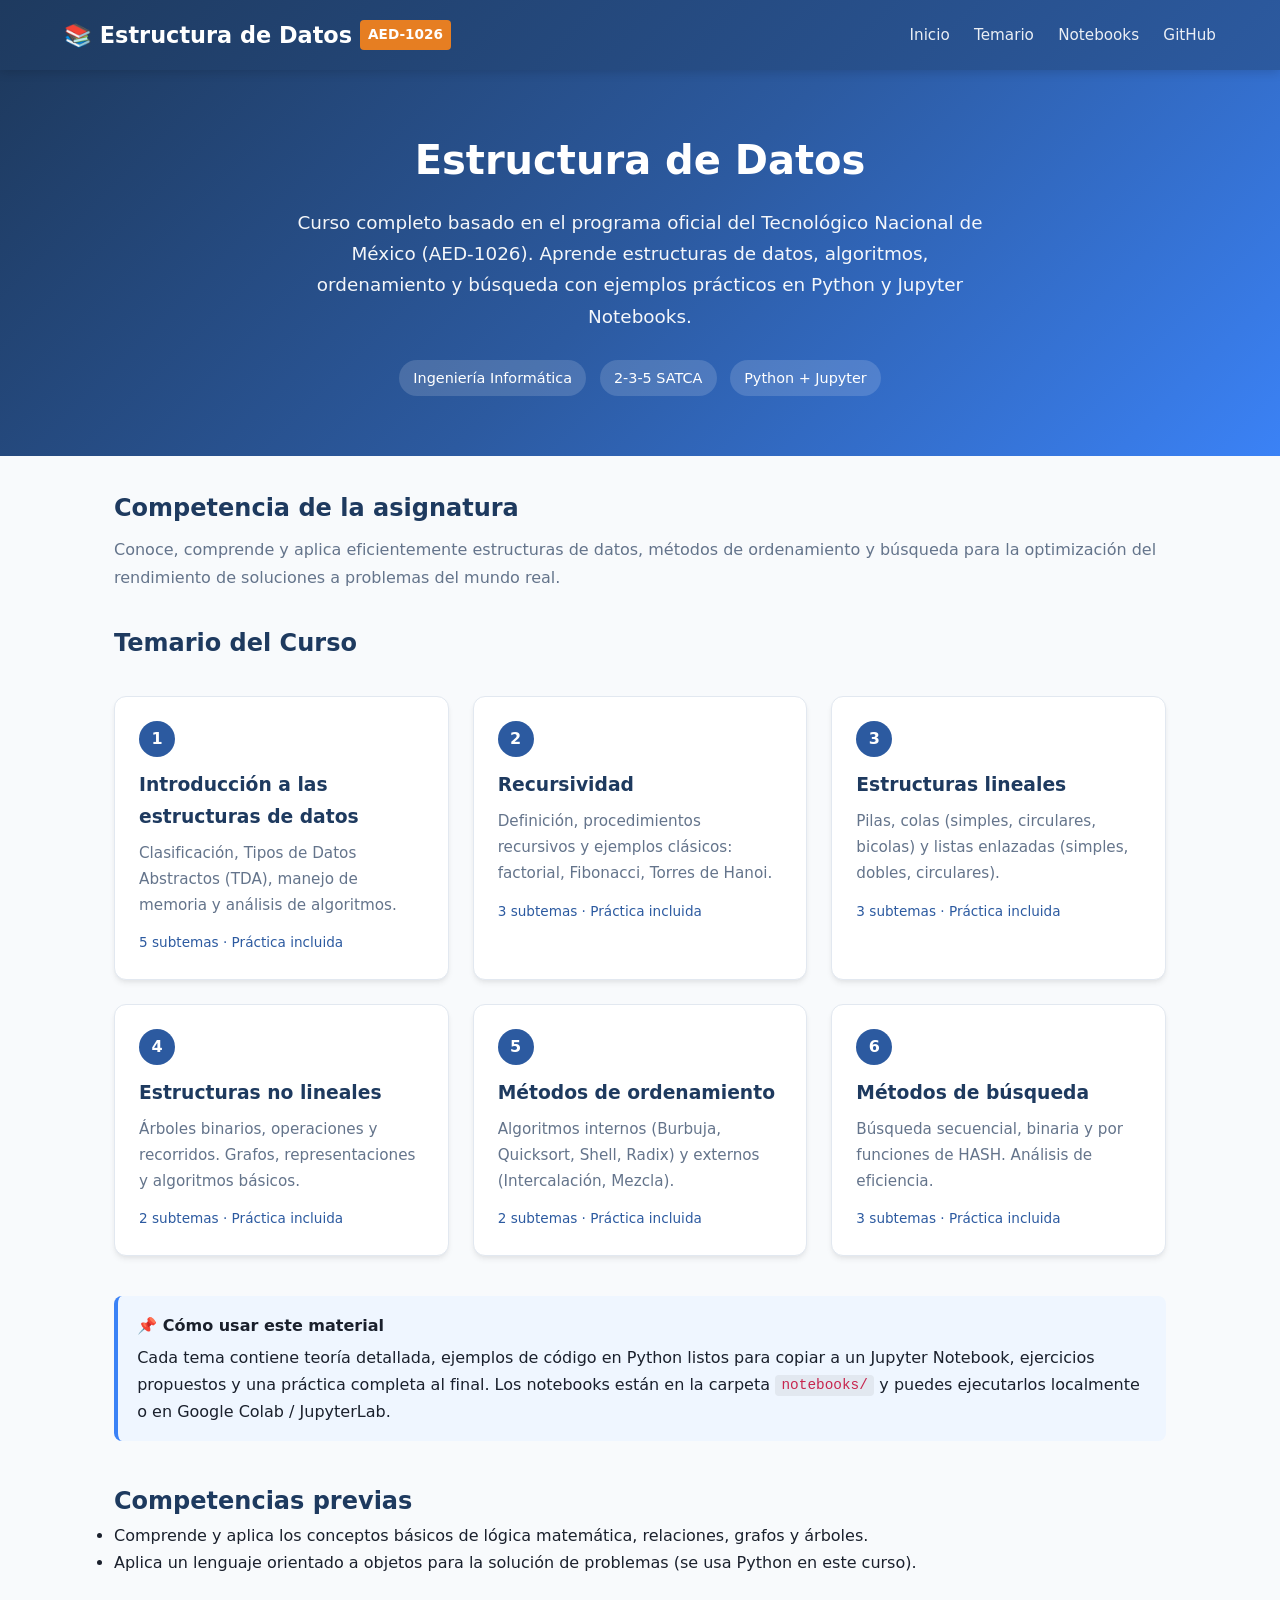
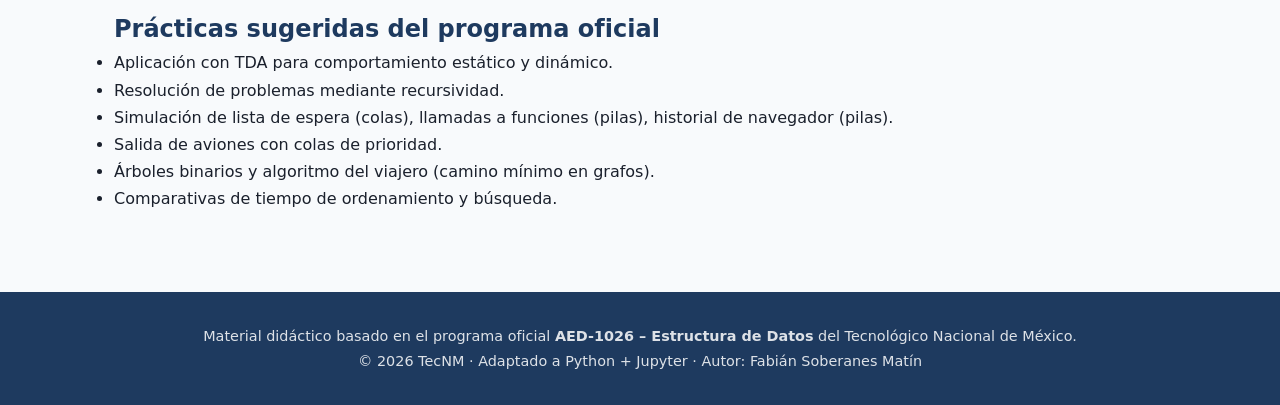
<file: index.html>
<!DOCTYPE html>
<html lang="es">
<head>
  <meta charset="UTF-8">
  <meta name="viewport" content="width=device-width, initial-scale=1.0">
  <title>Estructura de Datos | Curso Completo</title>
  <link rel="stylesheet" href="css/styles.css">
</head>
<body>
  <header class="header">
    <div class="header-inner">
      <a href="index.html" class="logo">📚 Estructura de Datos <span>AED-1026</span></a>
      <nav>
        <a href="index.html">Inicio</a>
        <a href="#temario">Temario</a>
        <a href="notebooks/">Notebooks</a>
        <a href="https://github.com/" target="_blank">GitHub</a>
      </nav>
    </div>
  </header>

  <section class="hero">
    <h1>Estructura de Datos</h1>
    <p>Curso completo basado en el programa oficial del Tecnológico Nacional de México (AED-1026). 
       Aprende estructuras de datos, algoritmos, ordenamiento y búsqueda con ejemplos prácticos en Python y Jupyter Notebooks.</p>
    <div>
      <span class="badge">Ingeniería Informática</span>
      <span class="badge">2-3-5 SATCA</span>
      <span class="badge">Python + Jupyter</span>
    </div>
  </section>

  <main class="container">
    <h2 style="color:var(--primary); margin-bottom:0.5rem;">Competencia de la asignatura</h2>
    <p style="margin-bottom:2rem; color:var(--muted);">
      Conoce, comprende y aplica eficientemente estructuras de datos, métodos de ordenamiento y búsqueda 
      para la optimización del rendimiento de soluciones a problemas del mundo real.
    </p>

    <h2 id="temario" style="color:var(--primary);">Temario del Curso</h2>
    <div class="grid">
      <a href="temas/01-introduccion.html" class="card">
        <div class="card-num">1</div>
        <h3>Introducción a las estructuras de datos</h3>
        <p>Clasificación, Tipos de Datos Abstractos (TDA), manejo de memoria y análisis de algoritmos.</p>
        <div class="subtemas">5 subtemas · Práctica incluida</div>
      </a>

      <a href="temas/02-recursividad.html" class="card">
        <div class="card-num">2</div>
        <h3>Recursividad</h3>
        <p>Definición, procedimientos recursivos y ejemplos clásicos: factorial, Fibonacci, Torres de Hanoi.</p>
        <div class="subtemas">3 subtemas · Práctica incluida</div>
      </a>

      <a href="temas/03-estructuras-lineales.html" class="card">
        <div class="card-num">3</div>
        <h3>Estructuras lineales</h3>
        <p>Pilas, colas (simples, circulares, bicolas) y listas enlazadas (simples, dobles, circulares).</p>
        <div class="subtemas">3 subtemas · Práctica incluida</div>
      </a>

      <a href="temas/04-estructuras-no-lineales.html" class="card">
        <div class="card-num">4</div>
        <h3>Estructuras no lineales</h3>
        <p>Árboles binarios, operaciones y recorridos. Grafos, representaciones y algoritmos básicos.</p>
        <div class="subtemas">2 subtemas · Práctica incluida</div>
      </a>

      <a href="temas/05-ordenamiento.html" class="card">
        <div class="card-num">5</div>
        <h3>Métodos de ordenamiento</h3>
        <p>Algoritmos internos (Burbuja, Quicksort, Shell, Radix) y externos (Intercalación, Mezcla).</p>
        <div class="subtemas">2 subtemas · Práctica incluida</div>
      </a>

      <a href="temas/06-busqueda.html" class="card">
        <div class="card-num">6</div>
        <h3>Métodos de búsqueda</h3>
        <p>Búsqueda secuencial, binaria y por funciones de HASH. Análisis de eficiencia.</p>
        <div class="subtemas">3 subtemas · Práctica incluida</div>
      </a>
    </div>

    <div class="note" style="margin-top:2.5rem;">
      <strong>📌 Cómo usar este material</strong>
      Cada tema contiene teoría detallada, ejemplos de código en Python listos para copiar a un Jupyter Notebook, 
      ejercicios propuestos y una práctica completa al final. Los notebooks están en la carpeta 
      <code class="inline-code">notebooks/</code> y puedes ejecutarlos localmente o en Google Colab / JupyterLab.
    </div>

    <h2 style="color:var(--primary); margin-top:2.5rem;">Competencias previas</h2>
    <ul>
      <li>Comprende y aplica los conceptos básicos de lógica matemática, relaciones, grafos y árboles.</li>
      <li>Aplica un lenguaje orientado a objetos para la solución de problemas (se usa Python en este curso).</li>
    </ul>

    <h2 style="color:var(--primary); margin-top:2rem;">Prácticas sugeridas del programa oficial</h2>
    <ul>
      <li>Aplicación con TDA para comportamiento estático y dinámico.</li>
      <li>Resolución de problemas mediante recursividad.</li>
      <li>Simulación de lista de espera (colas), llamadas a funciones (pilas), historial de navegador (pilas).</li>
      <li>Salida de aviones con colas de prioridad.</li>
      <li>Árboles binarios y algoritmo del viajero (camino mínimo en grafos).</li>
      <li>Comparativas de tiempo de ordenamiento y búsqueda.</li>
    </ul>
  </main>

  <footer>
    <p>Material didáctico basado en el programa oficial <strong>AED-1026 – Estructura de Datos</strong> del Tecnológico Nacional de México.</p>
    <p>© 2026 TecNM · Adaptado a Python + Jupyter · Autor: Fabián Soberanes Matín</p>
  </footer>
</body>
</html>
</file>
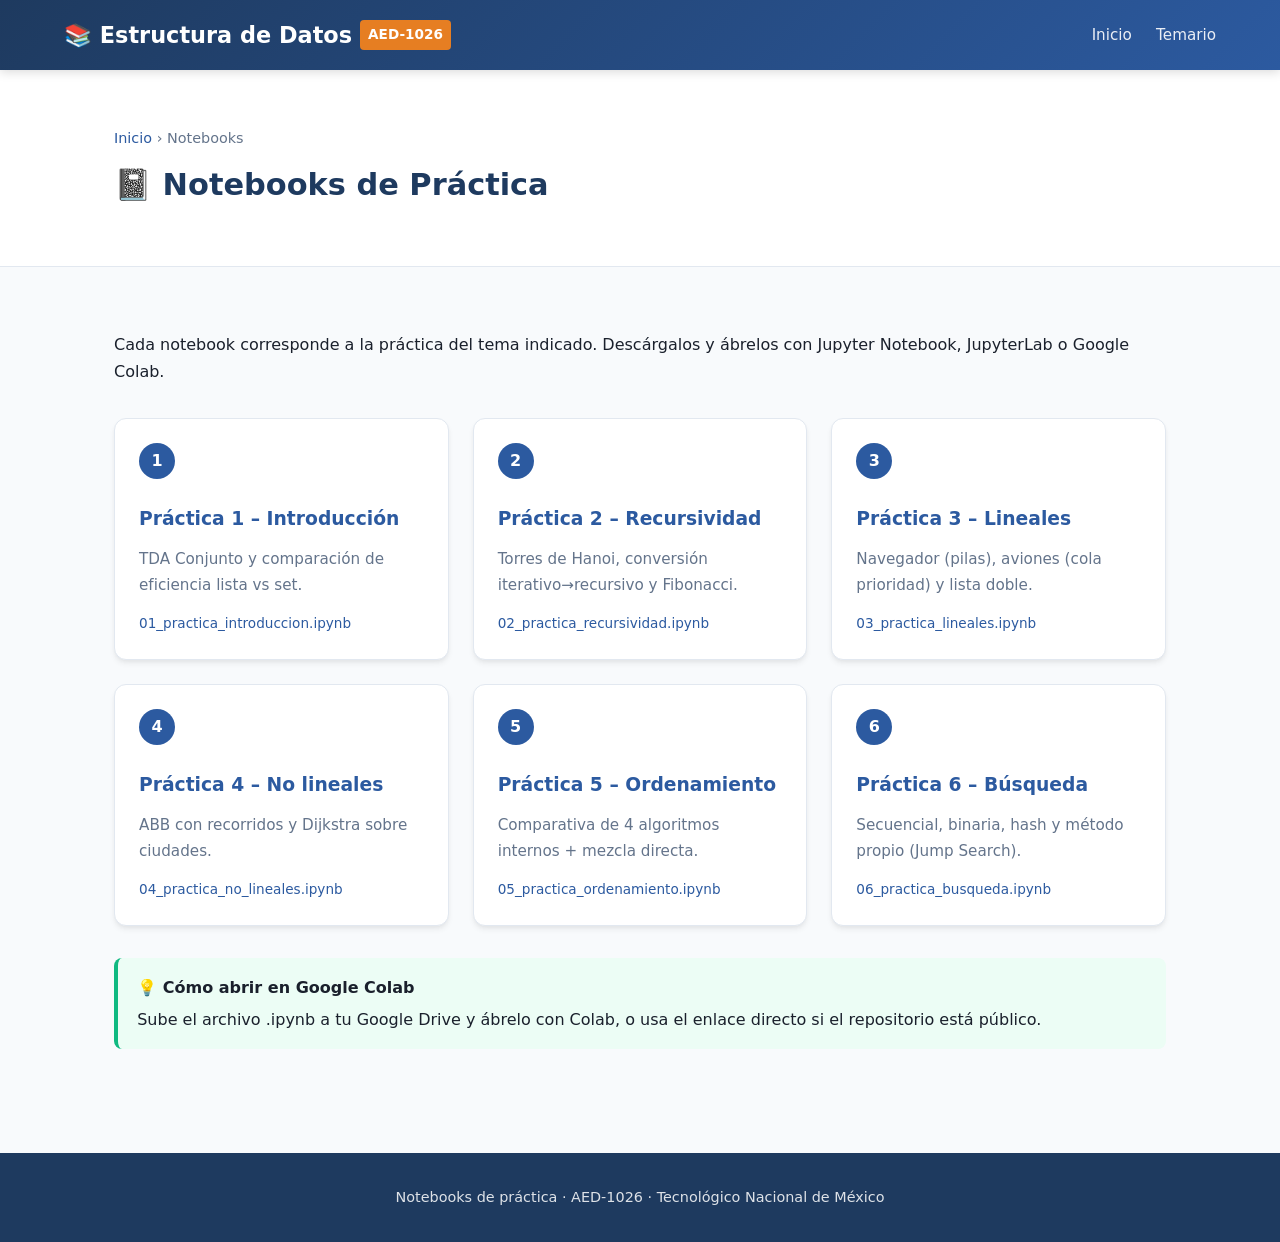
<file: notebooks/index.html>
<!DOCTYPE html>
<html lang="es">
<head>
  <meta charset="UTF-8">
  <meta name="viewport" content="width=device-width, initial-scale=1.0">
  <title>Notebooks de Práctica | Estructura de Datos</title>
  <link rel="stylesheet" href="../css/styles.css">
</head>
<body>
  <header class="header">
    <div class="header-inner">
      <a href="../index.html" class="logo">📚 Estructura de Datos <span>AED-1026</span></a>
      <nav>
        <a href="../index.html">Inicio</a>
        <a href="../index.html#temario">Temario</a>
      </nav>
    </div>
  </header>

  <div class="page-header">
    <div class="container">
      <div class="breadcrumb"><a href="../index.html">Inicio</a> › Notebooks</div>
      <h1>📓 Notebooks de Práctica</h1>
    </div>
  </div>

  <main class="container content">
    <p>
      Cada notebook corresponde a la práctica del tema indicado. 
      Descárgalos y ábrelos con Jupyter Notebook, JupyterLab o Google Colab.
    </p>

    <div class="grid">
      <a href="01_practica_introduccion.ipynb" class="card" download>
        <div class="card-num">1</div>
        <h3>Práctica 1 – Introducción</h3>
        <p>TDA Conjunto y comparación de eficiencia lista vs set.</p>
        <div class="subtemas">01_practica_introduccion.ipynb</div>
      </a>
      <a href="02_practica_recursividad.ipynb" class="card" download>
        <div class="card-num">2</div>
        <h3>Práctica 2 – Recursividad</h3>
        <p>Torres de Hanoi, conversión iterativo→recursivo y Fibonacci.</p>
        <div class="subtemas">02_practica_recursividad.ipynb</div>
      </a>
      <a href="03_practica_lineales.ipynb" class="card" download>
        <div class="card-num">3</div>
        <h3>Práctica 3 – Lineales</h3>
        <p>Navegador (pilas), aviones (cola prioridad) y lista doble.</p>
        <div class="subtemas">03_practica_lineales.ipynb</div>
      </a>
      <a href="04_practica_no_lineales.ipynb" class="card" download>
        <div class="card-num">4</div>
        <h3>Práctica 4 – No lineales</h3>
        <p>ABB con recorridos y Dijkstra sobre ciudades.</p>
        <div class="subtemas">04_practica_no_lineales.ipynb</div>
      </a>
      <a href="05_practica_ordenamiento.ipynb" class="card" download>
        <div class="card-num">5</div>
        <h3>Práctica 5 – Ordenamiento</h3>
        <p>Comparativa de 4 algoritmos internos + mezcla directa.</p>
        <div class="subtemas">05_practica_ordenamiento.ipynb</div>
      </a>
      <a href="06_practica_busqueda.ipynb" class="card" download>
        <div class="card-num">6</div>
        <h3>Práctica 6 – Búsqueda</h3>
        <p>Secuencial, binaria, hash y método propio (Jump Search).</p>
        <div class="subtemas">06_practica_busqueda.ipynb</div>
      </a>
    </div>

    <div class="tip" style="margin-top:2rem;">
      <strong>💡 Cómo abrir en Google Colab</strong>
      Sube el archivo .ipynb a tu Google Drive y ábrelo con Colab, 
      o usa el enlace directo si el repositorio está público.
    </div>
  </main>

  <footer>
    <p>Notebooks de práctica · AED-1026 · Tecnológico Nacional de México</p>
  </footer>
</body>
</html>
</file>
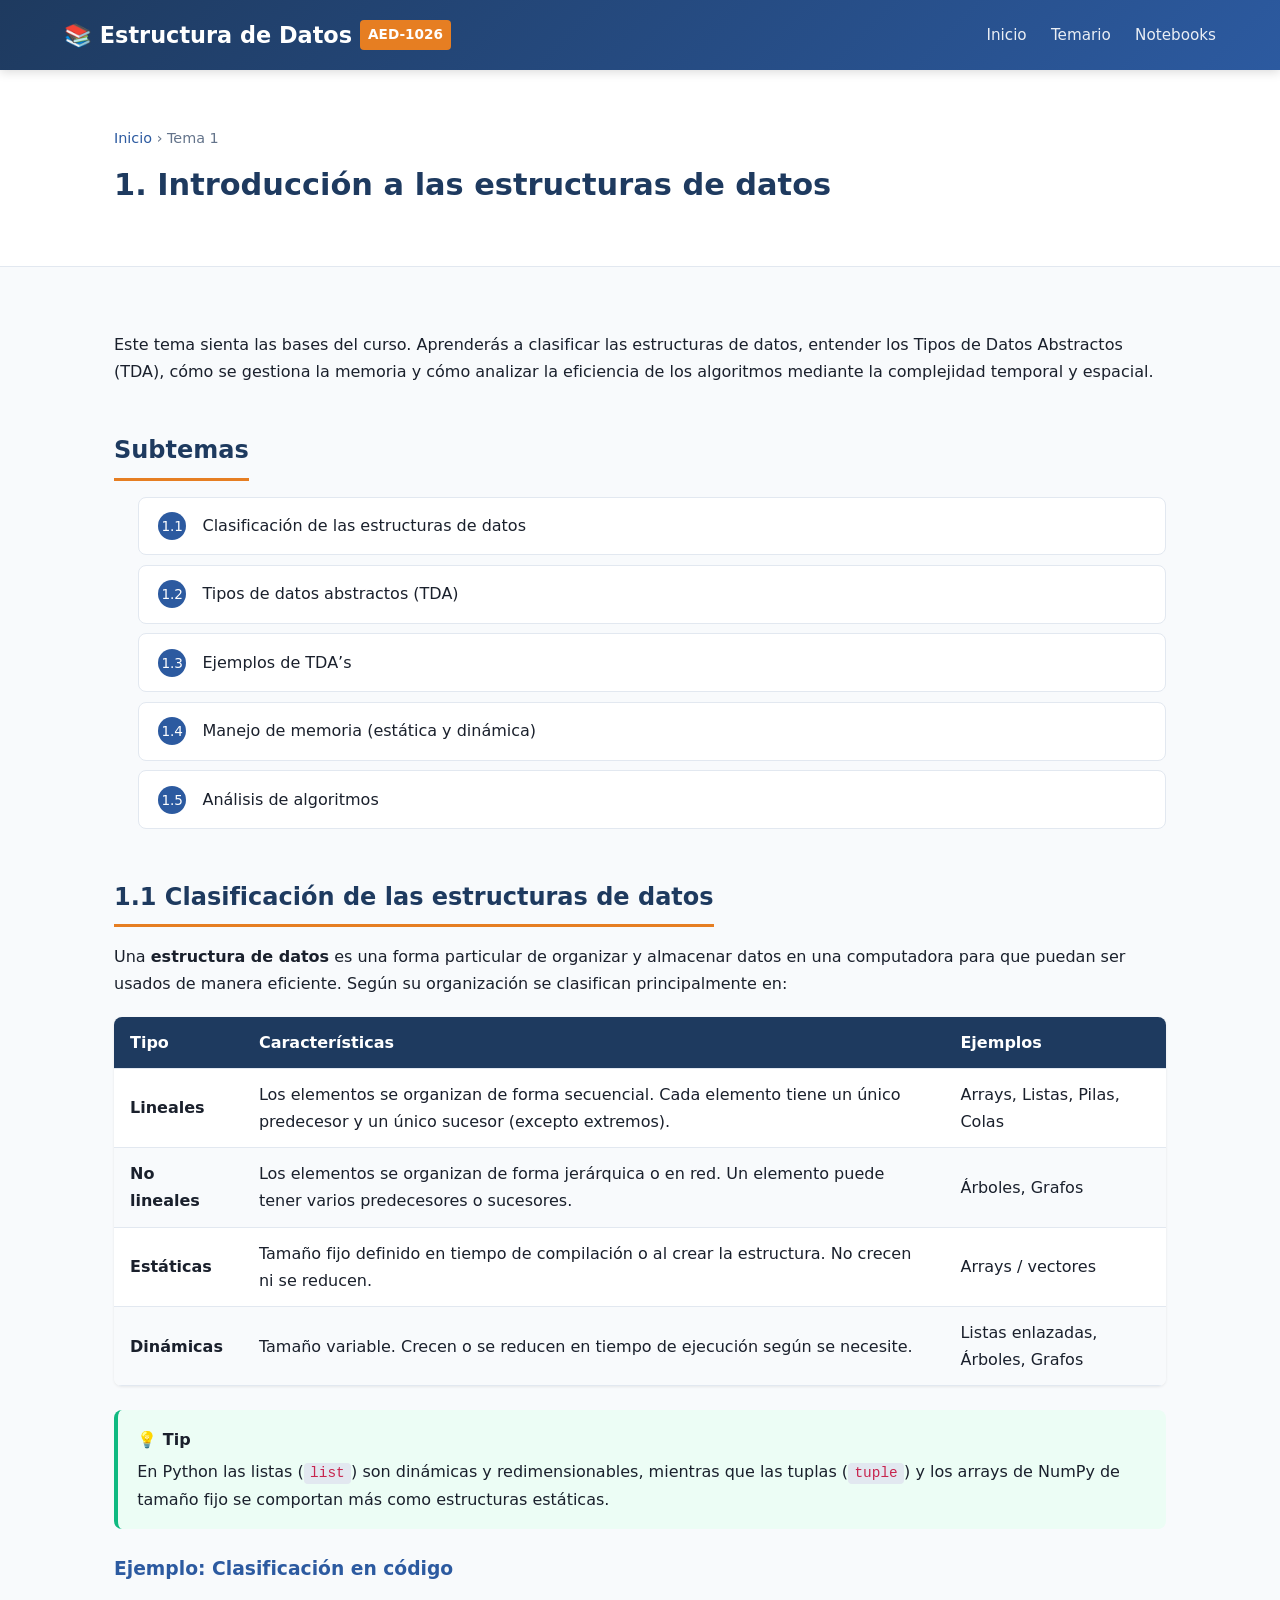
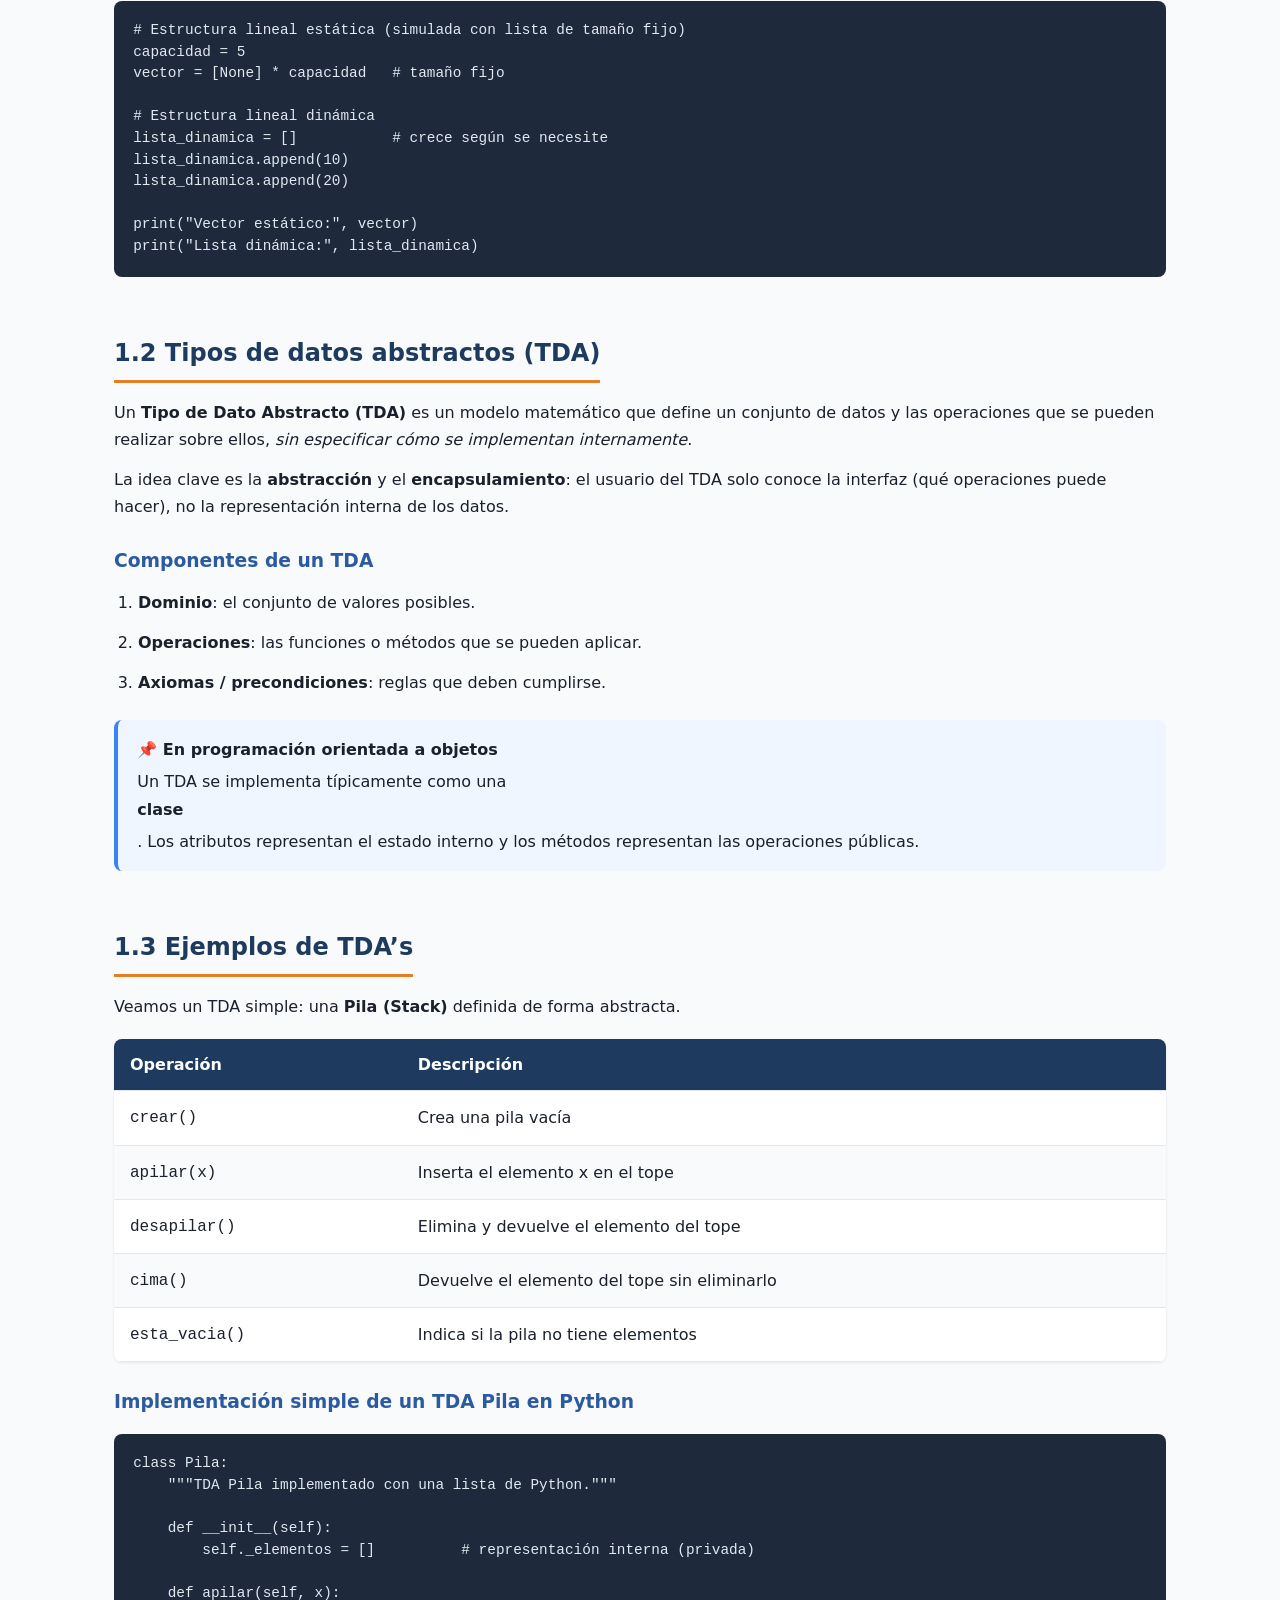
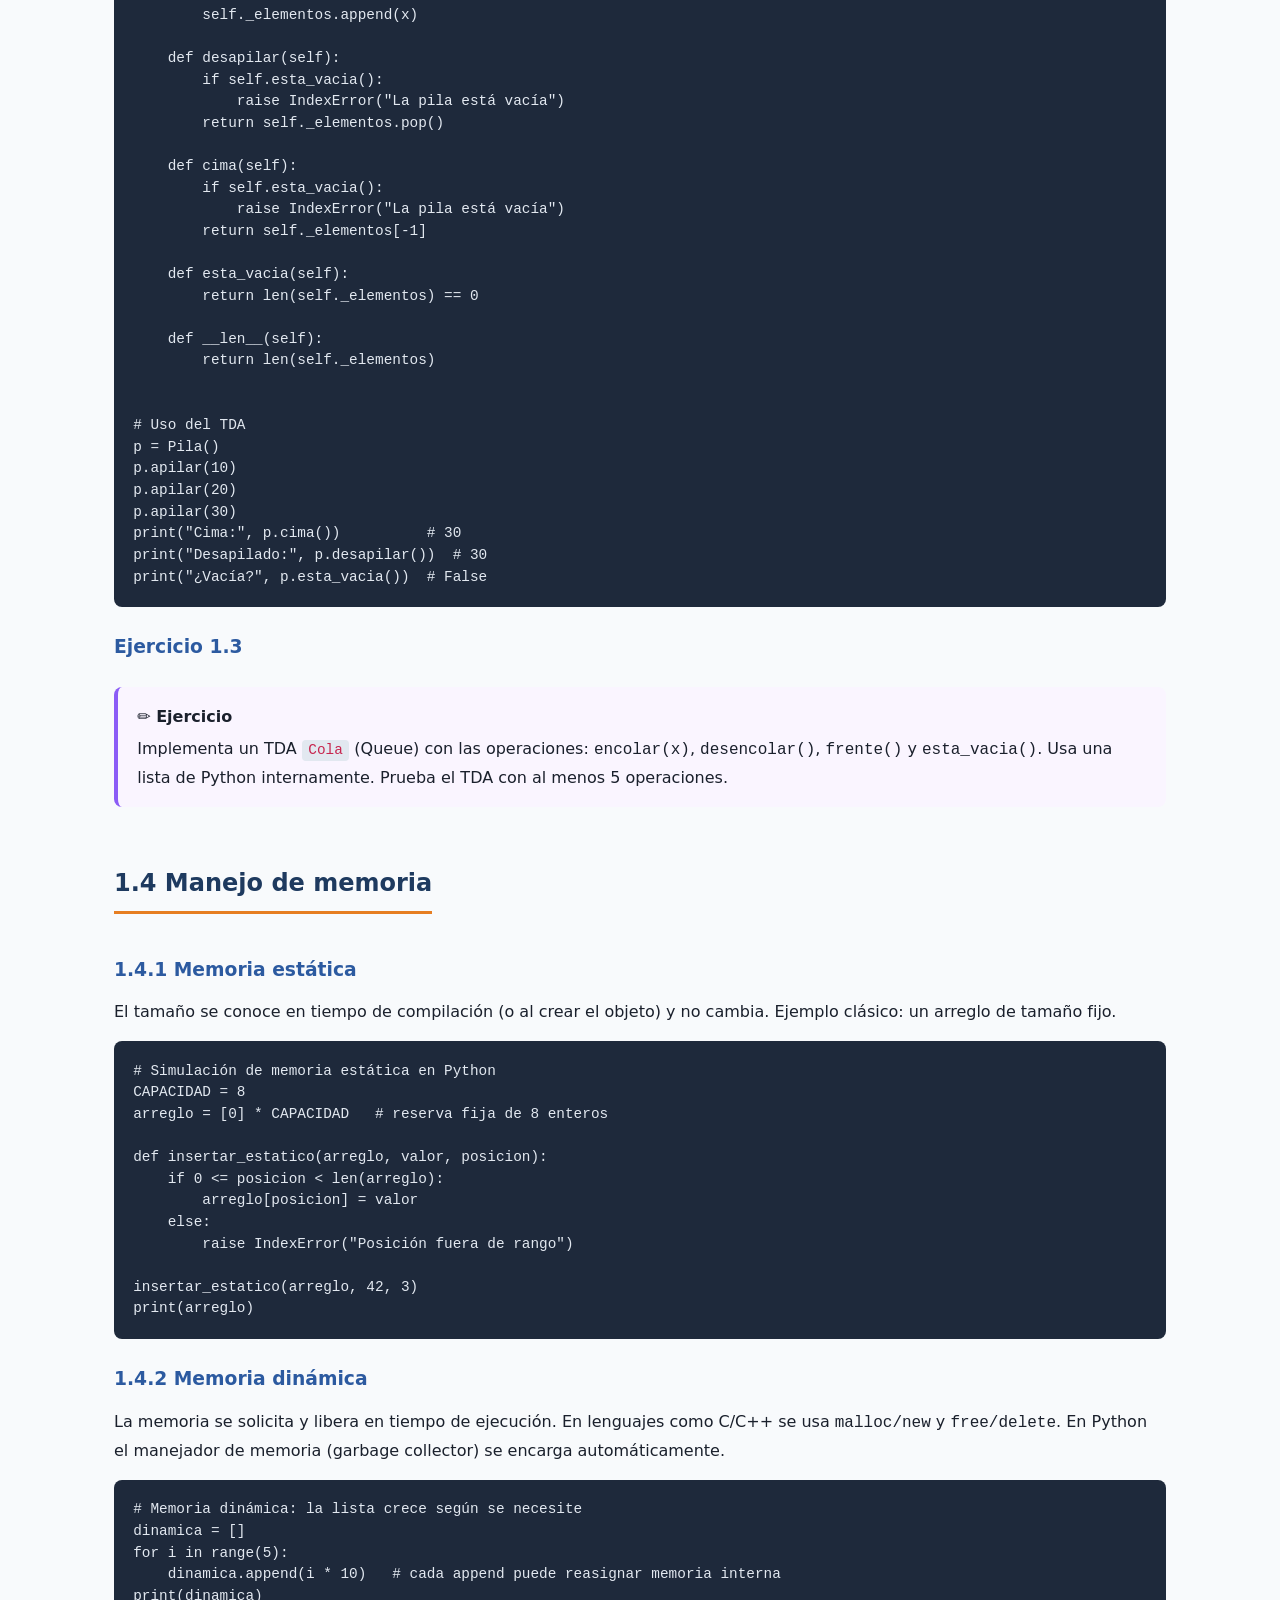
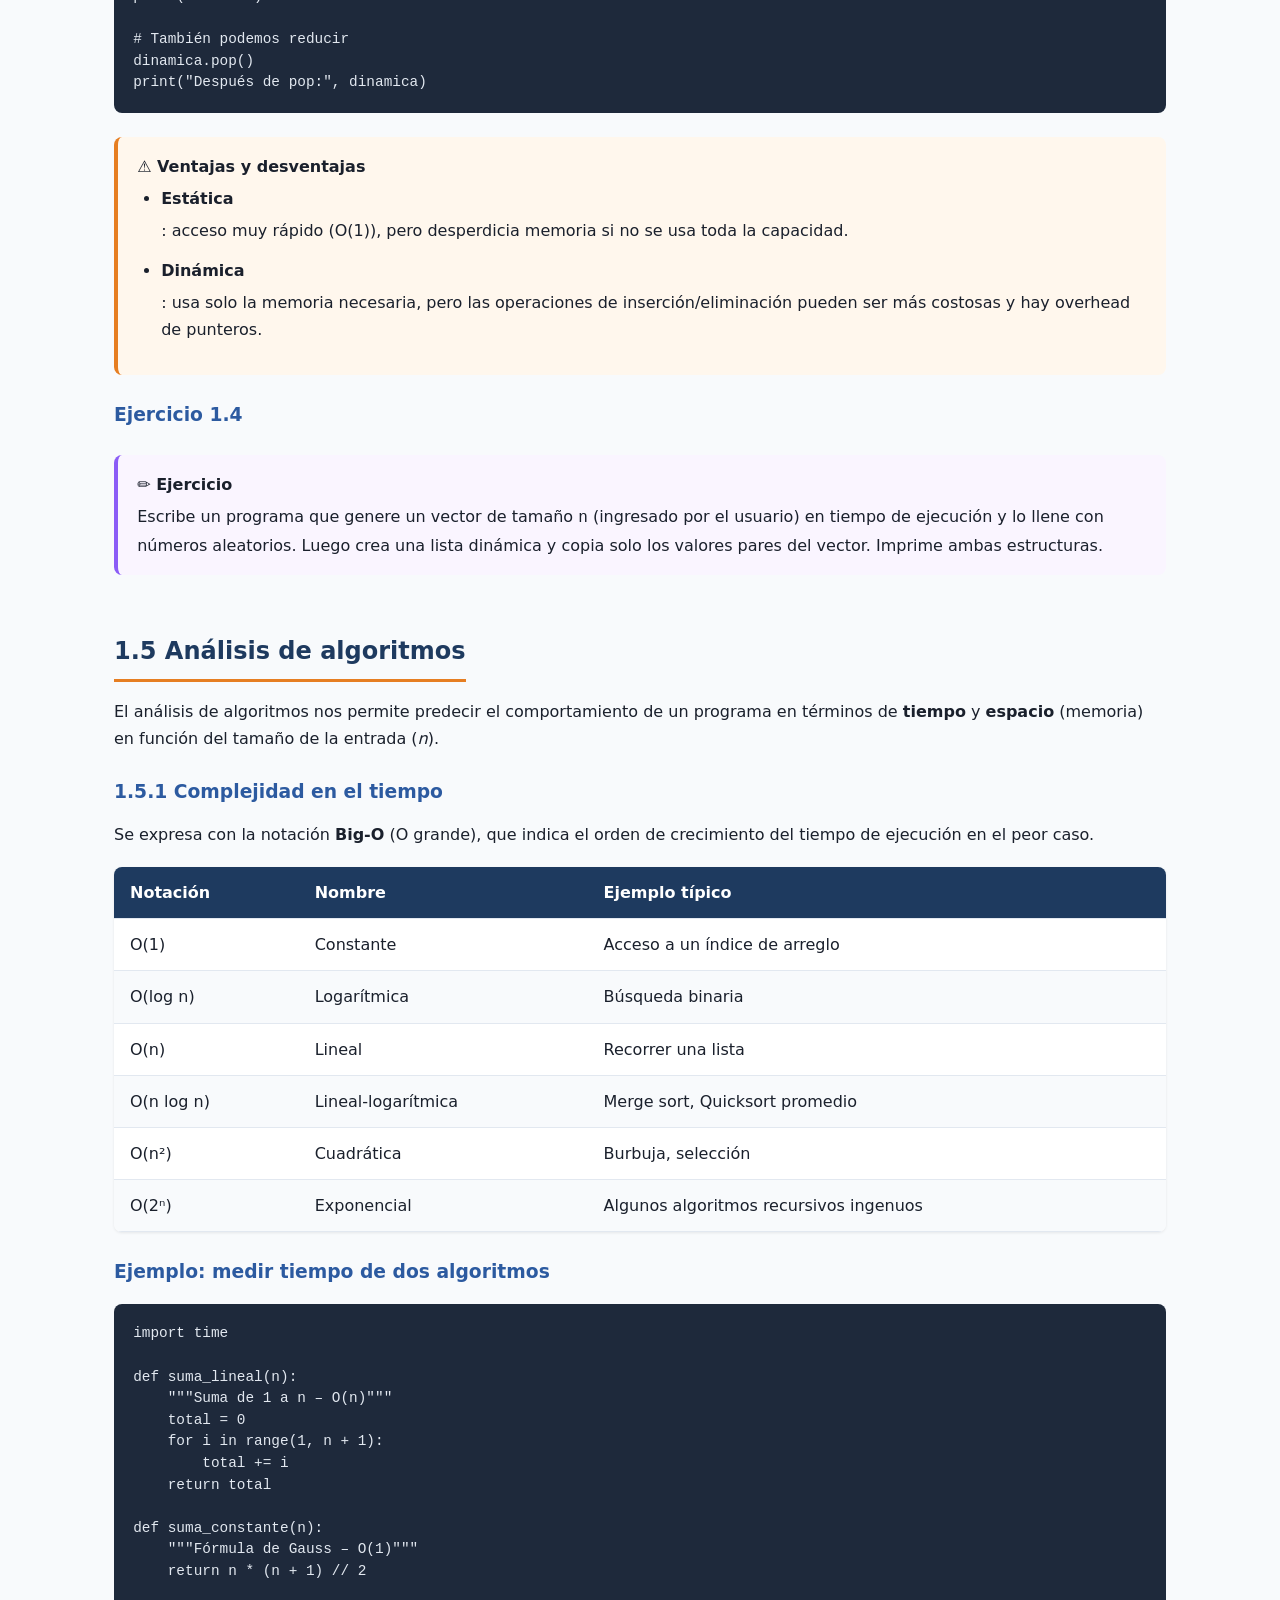
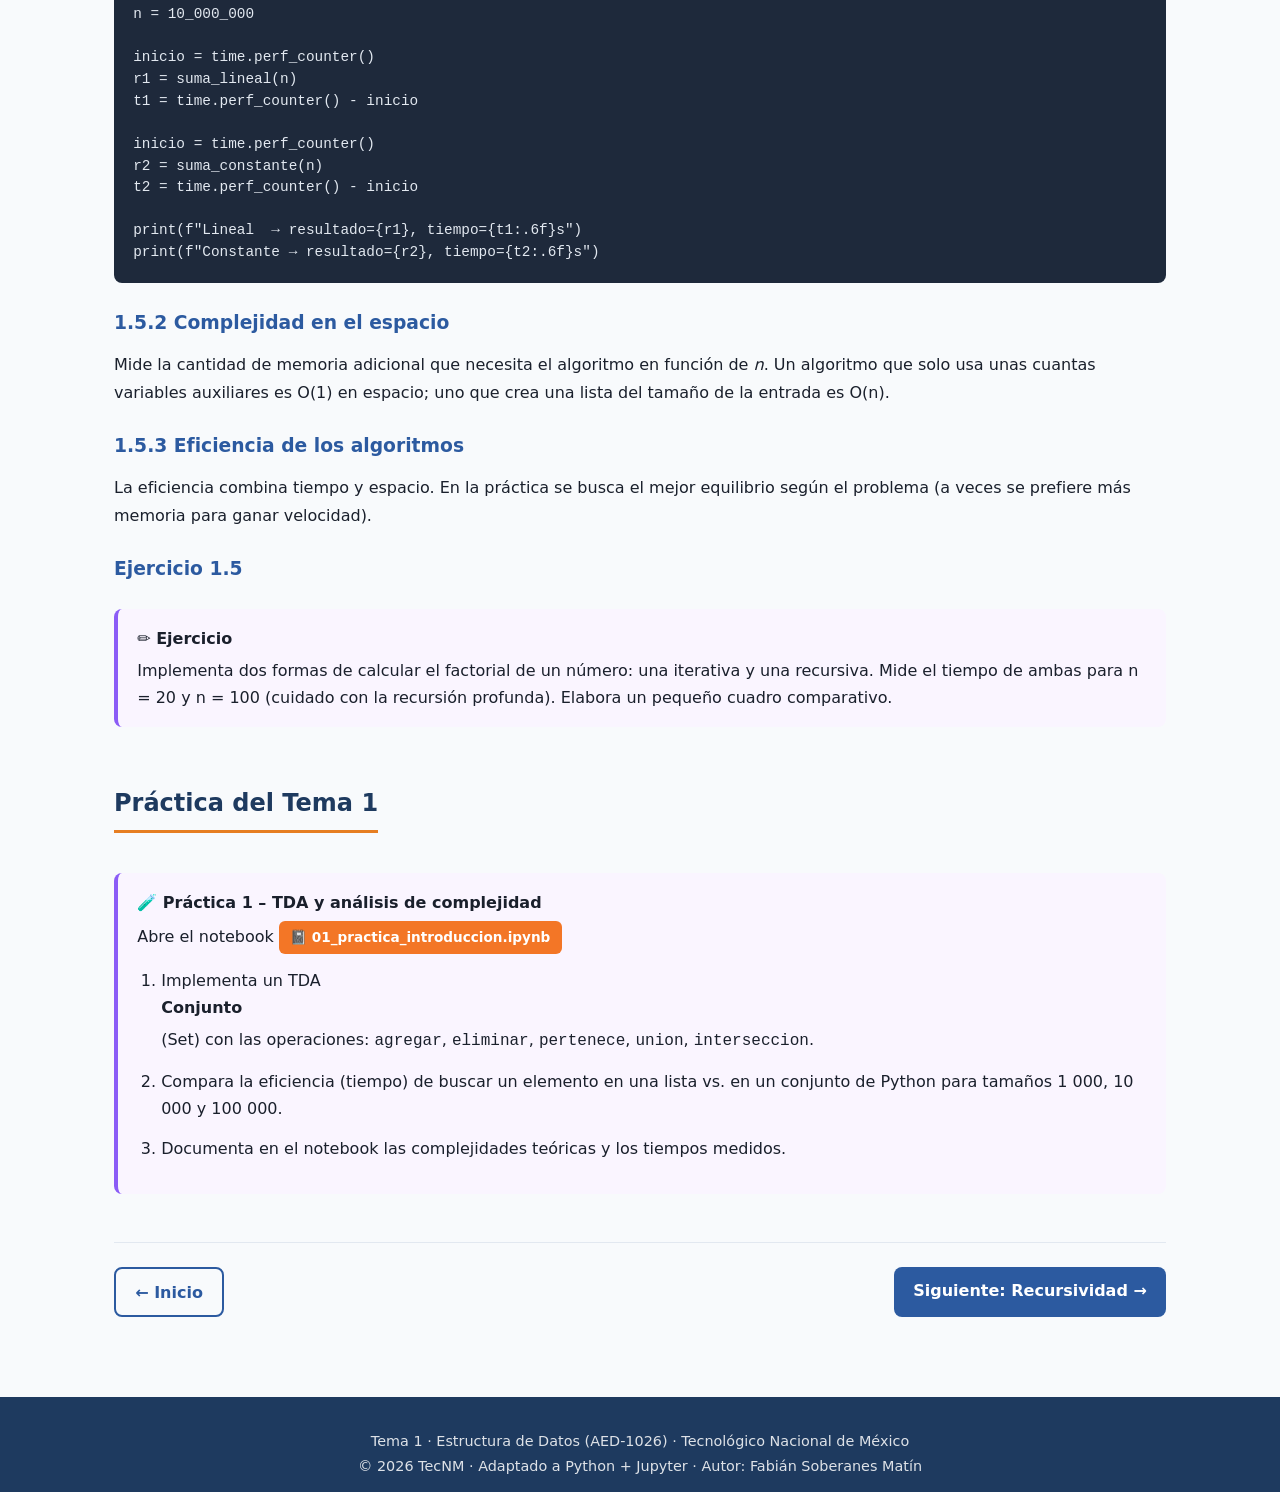
<file: temas/01-introduccion.html>
<!DOCTYPE html>
<html lang="es">
<head>
  <meta charset="UTF-8">
  <meta name="viewport" content="width=device-width, initial-scale=1.0">
  <title>1. Introducción a las estructuras de datos | AED-1026</title>
  <link rel="stylesheet" href="../css/styles.css">
</head>
<body>
  <header class="header">
    <div class="header-inner">
      <a href="../index.html" class="logo">📚 Estructura de Datos <span>AED-1026</span></a>
      <nav>
        <a href="../index.html">Inicio</a>
        <a href="../index.html#temario">Temario</a>
        <a href="../notebooks/">Notebooks</a>
      </nav>
    </div>
  </header>

  <div class="page-header">
    <div class="container">
      <div class="breadcrumb"><a href="../index.html">Inicio</a> › Tema 1</div>
      <h1>1. Introducción a las estructuras de datos</h1>
    </div>
  </div>

  <main class="container content">
    <p>
      Este tema sienta las bases del curso. Aprenderás a clasificar las estructuras de datos, 
      entender los Tipos de Datos Abstractos (TDA), cómo se gestiona la memoria y cómo analizar 
      la eficiencia de los algoritmos mediante la complejidad temporal y espacial.
    </p>

    <h2>Subtemas</h2>
    <ul class="subtema-list">
      <li><a href="#1-1"><span class="num">1.1</span> Clasificación de las estructuras de datos</a></li>
      <li><a href="#1-2"><span class="num">1.2</span> Tipos de datos abstractos (TDA)</a></li>
      <li><a href="#1-3"><span class="num">1.3</span> Ejemplos de TDA’s</a></li>
      <li><a href="#1-4"><span class="num">1.4</span> Manejo de memoria (estática y dinámica)</a></li>
      <li><a href="#1-5"><span class="num">1.5</span> Análisis de algoritmos</a></li>
    </ul>

    <!-- 1.1 -->
    <h2 id="1-1">1.1 Clasificación de las estructuras de datos</h2>
    <p>
      Una <strong>estructura de datos</strong> es una forma particular de organizar y almacenar datos 
      en una computadora para que puedan ser usados de manera eficiente. Según su organización 
      se clasifican principalmente en:
    </p>

    <table>
      <thead>
        <tr>
          <th>Tipo</th>
          <th>Características</th>
          <th>Ejemplos</th>
        </tr>
      </thead>
      <tbody>
        <tr>
          <td><strong>Lineales</strong></td>
          <td>Los elementos se organizan de forma secuencial. Cada elemento tiene un único predecesor y un único sucesor (excepto extremos).</td>
          <td>Arrays, Listas, Pilas, Colas</td>
        </tr>
        <tr>
          <td><strong>No lineales</strong></td>
          <td>Los elementos se organizan de forma jerárquica o en red. Un elemento puede tener varios predecesores o sucesores.</td>
          <td>Árboles, Grafos</td>
        </tr>
        <tr>
          <td><strong>Estáticas</strong></td>
          <td>Tamaño fijo definido en tiempo de compilación o al crear la estructura. No crecen ni se reducen.</td>
          <td>Arrays / vectores</td>
        </tr>
        <tr>
          <td><strong>Dinámicas</strong></td>
          <td>Tamaño variable. Crecen o se reducen en tiempo de ejecución según se necesite.</td>
          <td>Listas enlazadas, Árboles, Grafos</td>
        </tr>
      </tbody>
    </table>

    <div class="tip">
      <strong>💡 Tip</strong>
      En Python las listas (<code class="inline-code">list</code>) son dinámicas y redimensionables, 
      mientras que las tuplas (<code class="inline-code">tuple</code>) y los arrays de NumPy de tamaño fijo 
      se comportan más como estructuras estáticas.
    </div>

    <h3>Ejemplo: Clasificación en código</h3>
<pre><code># Estructura lineal estática (simulada con lista de tamaño fijo)
capacidad = 5
vector = [None] * capacidad   # tamaño fijo

# Estructura lineal dinámica
lista_dinamica = []           # crece según se necesite
lista_dinamica.append(10)
lista_dinamica.append(20)

print("Vector estático:", vector)
print("Lista dinámica:", lista_dinamica)
</code></pre>

    <!-- 1.2 -->
    <h2 id="1-2">1.2 Tipos de datos abstractos (TDA)</h2>
    <p>
      Un <strong>Tipo de Dato Abstracto (TDA)</strong> es un modelo matemático que define un conjunto 
      de datos y las operaciones que se pueden realizar sobre ellos, <em>sin especificar cómo se 
      implementan internamente</em>.
    </p>
    <p>
      La idea clave es la <strong>abstracción</strong> y el <strong>encapsulamiento</strong>: 
      el usuario del TDA solo conoce la interfaz (qué operaciones puede hacer), no la representación 
      interna de los datos.
    </p>

    <h3>Componentes de un TDA</h3>
    <ol>
      <li><strong>Dominio</strong>: el conjunto de valores posibles.</li>
      <li><strong>Operaciones</strong>: las funciones o métodos que se pueden aplicar.</li>
      <li><strong>Axiomas / precondiciones</strong>: reglas que deben cumplirse.</li>
    </ol>

    <div class="note">
      <strong>📌 En programación orientada a objetos</strong>
      Un TDA se implementa típicamente como una <strong>clase</strong>. Los atributos representan 
      el estado interno y los métodos representan las operaciones públicas.
    </div>

    <!-- 1.3 -->
    <h2 id="1-3">1.3 Ejemplos de TDA’s</h2>
    <p>Veamos un TDA simple: una <strong>Pila (Stack)</strong> definida de forma abstracta.</p>

    <table>
      <thead>
        <tr><th>Operación</th><th>Descripción</th></tr>
      </thead>
      <tbody>
        <tr><td><code>crear()</code></td><td>Crea una pila vacía</td></tr>
        <tr><td><code>apilar(x)</code></td><td>Inserta el elemento x en el tope</td></tr>
        <tr><td><code>desapilar()</code></td><td>Elimina y devuelve el elemento del tope</td></tr>
        <tr><td><code>cima()</code></td><td>Devuelve el elemento del tope sin eliminarlo</td></tr>
        <tr><td><code>esta_vacia()</code></td><td>Indica si la pila no tiene elementos</td></tr>
      </tbody>
    </table>

    <h3>Implementación simple de un TDA Pila en Python</h3>
<pre><code>class Pila:
    """TDA Pila implementado con una lista de Python."""
    
    def __init__(self):
        self._elementos = []          # representación interna (privada)
    
    def apilar(self, x):
        self._elementos.append(x)
    
    def desapilar(self):
        if self.esta_vacia():
            raise IndexError("La pila está vacía")
        return self._elementos.pop()
    
    def cima(self):
        if self.esta_vacia():
            raise IndexError("La pila está vacía")
        return self._elementos[-1]
    
    def esta_vacia(self):
        return len(self._elementos) == 0
    
    def __len__(self):
        return len(self._elementos)


# Uso del TDA
p = Pila()
p.apilar(10)
p.apilar(20)
p.apilar(30)
print("Cima:", p.cima())          # 30
print("Desapilado:", p.desapilar())  # 30
print("¿Vacía?", p.esta_vacia())  # False
</code></pre>

    <h3>Ejercicio 1.3</h3>
    <div class="practice">
      <strong>✏️ Ejercicio</strong>
      Implementa un TDA <code class="inline-code">Cola</code> (Queue) con las operaciones:
      <code>encolar(x)</code>, <code>desencolar()</code>, <code>frente()</code> y <code>esta_vacia()</code>.
      Usa una lista de Python internamente. Prueba el TDA con al menos 5 operaciones.
    </div>

    <!-- 1.4 -->
    <h2 id="1-4">1.4 Manejo de memoria</h2>
    <h3>1.4.1 Memoria estática</h3>
    <p>
      El tamaño se conoce en tiempo de compilación (o al crear el objeto) y no cambia. 
      Ejemplo clásico: un arreglo de tamaño fijo.
    </p>
<pre><code># Simulación de memoria estática en Python
CAPACIDAD = 8
arreglo = [0] * CAPACIDAD   # reserva fija de 8 enteros

def insertar_estatico(arreglo, valor, posicion):
    if 0 <= posicion < len(arreglo):
        arreglo[posicion] = valor
    else:
        raise IndexError("Posición fuera de rango")

insertar_estatico(arreglo, 42, 3)
print(arreglo)
</code></pre>

    <h3>1.4.2 Memoria dinámica</h3>
    <p>
      La memoria se solicita y libera en tiempo de ejecución. En lenguajes como C/C++ se usa 
      <code>malloc/new</code> y <code>free/delete</code>. En Python el manejador de memoria 
      (garbage collector) se encarga automáticamente.
    </p>
<pre><code># Memoria dinámica: la lista crece según se necesite
dinamica = []
for i in range(5):
    dinamica.append(i * 10)   # cada append puede reasignar memoria interna
print(dinamica)

# También podemos reducir
dinamica.pop()
print("Después de pop:", dinamica)
</code></pre>

    <div class="warning">
      <strong>⚠️ Ventajas y desventajas</strong>
      <ul>
        <li><strong>Estática</strong>: acceso muy rápido (O(1)), pero desperdicia memoria si no se usa toda la capacidad.</li>
        <li><strong>Dinámica</strong>: usa solo la memoria necesaria, pero las operaciones de inserción/eliminación 
            pueden ser más costosas y hay overhead de punteros.</li>
      </ul>
    </div>

    <h3>Ejercicio 1.4</h3>
    <div class="practice">
      <strong>✏️ Ejercicio</strong>
      Escribe un programa que genere un vector de tamaño <code>n</code> (ingresado por el usuario) 
      en tiempo de ejecución y lo llene con números aleatorios. Luego crea una lista dinámica 
      y copia solo los valores pares del vector. Imprime ambas estructuras.
    </div>

    <!-- 1.5 -->
    <h2 id="1-5">1.5 Análisis de algoritmos</h2>
    <p>
      El análisis de algoritmos nos permite predecir el comportamiento de un programa 
      en términos de <strong>tiempo</strong> y <strong>espacio</strong> (memoria) 
      en función del tamaño de la entrada (<em>n</em>).
    </p>

    <h3>1.5.1 Complejidad en el tiempo</h3>
    <p>
      Se expresa con la notación <strong>Big-O</strong> (O grande), que indica el orden 
      de crecimiento del tiempo de ejecución en el peor caso.
    </p>

    <table>
      <thead>
        <tr><th>Notación</th><th>Nombre</th><th>Ejemplo típico</th></tr>
      </thead>
      <tbody>
        <tr><td>O(1)</td><td>Constante</td><td>Acceso a un índice de arreglo</td></tr>
        <tr><td>O(log n)</td><td>Logarítmica</td><td>Búsqueda binaria</td></tr>
        <tr><td>O(n)</td><td>Lineal</td><td>Recorrer una lista</td></tr>
        <tr><td>O(n log n)</td><td>Lineal-logarítmica</td><td>Merge sort, Quicksort promedio</td></tr>
        <tr><td>O(n²)</td><td>Cuadrática</td><td>Burbuja, selección</td></tr>
        <tr><td>O(2ⁿ)</td><td>Exponencial</td><td>Algunos algoritmos recursivos ingenuos</td></tr>
      </tbody>
    </table>

    <h3>Ejemplo: medir tiempo de dos algoritmos</h3>
<pre><code>import time

def suma_lineal(n):
    """Suma de 1 a n – O(n)"""
    total = 0
    for i in range(1, n + 1):
        total += i
    return total

def suma_constante(n):
    """Fórmula de Gauss – O(1)"""
    return n * (n + 1) // 2

n = 10_000_000

inicio = time.perf_counter()
r1 = suma_lineal(n)
t1 = time.perf_counter() - inicio

inicio = time.perf_counter()
r2 = suma_constante(n)
t2 = time.perf_counter() - inicio

print(f"Lineal  → resultado={r1}, tiempo={t1:.6f}s")
print(f"Constante → resultado={r2}, tiempo={t2:.6f}s")
</code></pre>

    <h3>1.5.2 Complejidad en el espacio</h3>
    <p>
      Mide la cantidad de memoria adicional que necesita el algoritmo en función de <em>n</em>.
      Un algoritmo que solo usa unas cuantas variables auxiliares es O(1) en espacio; 
      uno que crea una lista del tamaño de la entrada es O(n).
    </p>

    <h3>1.5.3 Eficiencia de los algoritmos</h3>
    <p>
      La eficiencia combina tiempo y espacio. En la práctica se busca el mejor equilibrio 
      según el problema (a veces se prefiere más memoria para ganar velocidad).
    </p>

    <h3>Ejercicio 1.5</h3>
    <div class="practice">
      <strong>✏️ Ejercicio</strong>
      Implementa dos formas de calcular el factorial de un número: una iterativa y una recursiva. 
      Mide el tiempo de ambas para n = 20 y n = 100 (cuidado con la recursión profunda). 
      Elabora un pequeño cuadro comparativo.
    </div>

    <!-- Práctica del tema -->
    <h2>Práctica del Tema 1</h2>
    <div class="practice">
      <strong>🧪 Práctica 1 – TDA y análisis de complejidad</strong>
      <p>Abre el notebook <a href="../notebooks/01_practica_introduccion.ipynb" class="jupyter-badge">📓 01_practica_introduccion.ipynb</a></p>
      <ol>
        <li>Implementa un TDA <strong>Conjunto</strong> (Set) con las operaciones: 
            <code>agregar</code>, <code>eliminar</code>, <code>pertenece</code>, <code>union</code>, <code>interseccion</code>.</li>
        <li>Compara la eficiencia (tiempo) de buscar un elemento en una lista vs. en un conjunto de Python 
            para tamaños 1 000, 10 000 y 100 000.</li>
        <li>Documenta en el notebook las complejidades teóricas y los tiempos medidos.</li>
      </ol>
    </div>

    <div class="nav-buttons">
      <a href="../index.html" class="btn btn-outline">← Inicio</a>
      <a href="02-recursividad.html" class="btn btn-primary">Siguiente: Recursividad →</a>
    </div>
  </main>

  <footer>
    <p>Tema 1 · Estructura de Datos (AED-1026) · Tecnológico Nacional de México</p>
        <p>© 2026 TecNM · Adaptado a Python + Jupyter · Autor: Fabián Soberanes Matín</p>
  </footer>
</body>
</html>
</file>
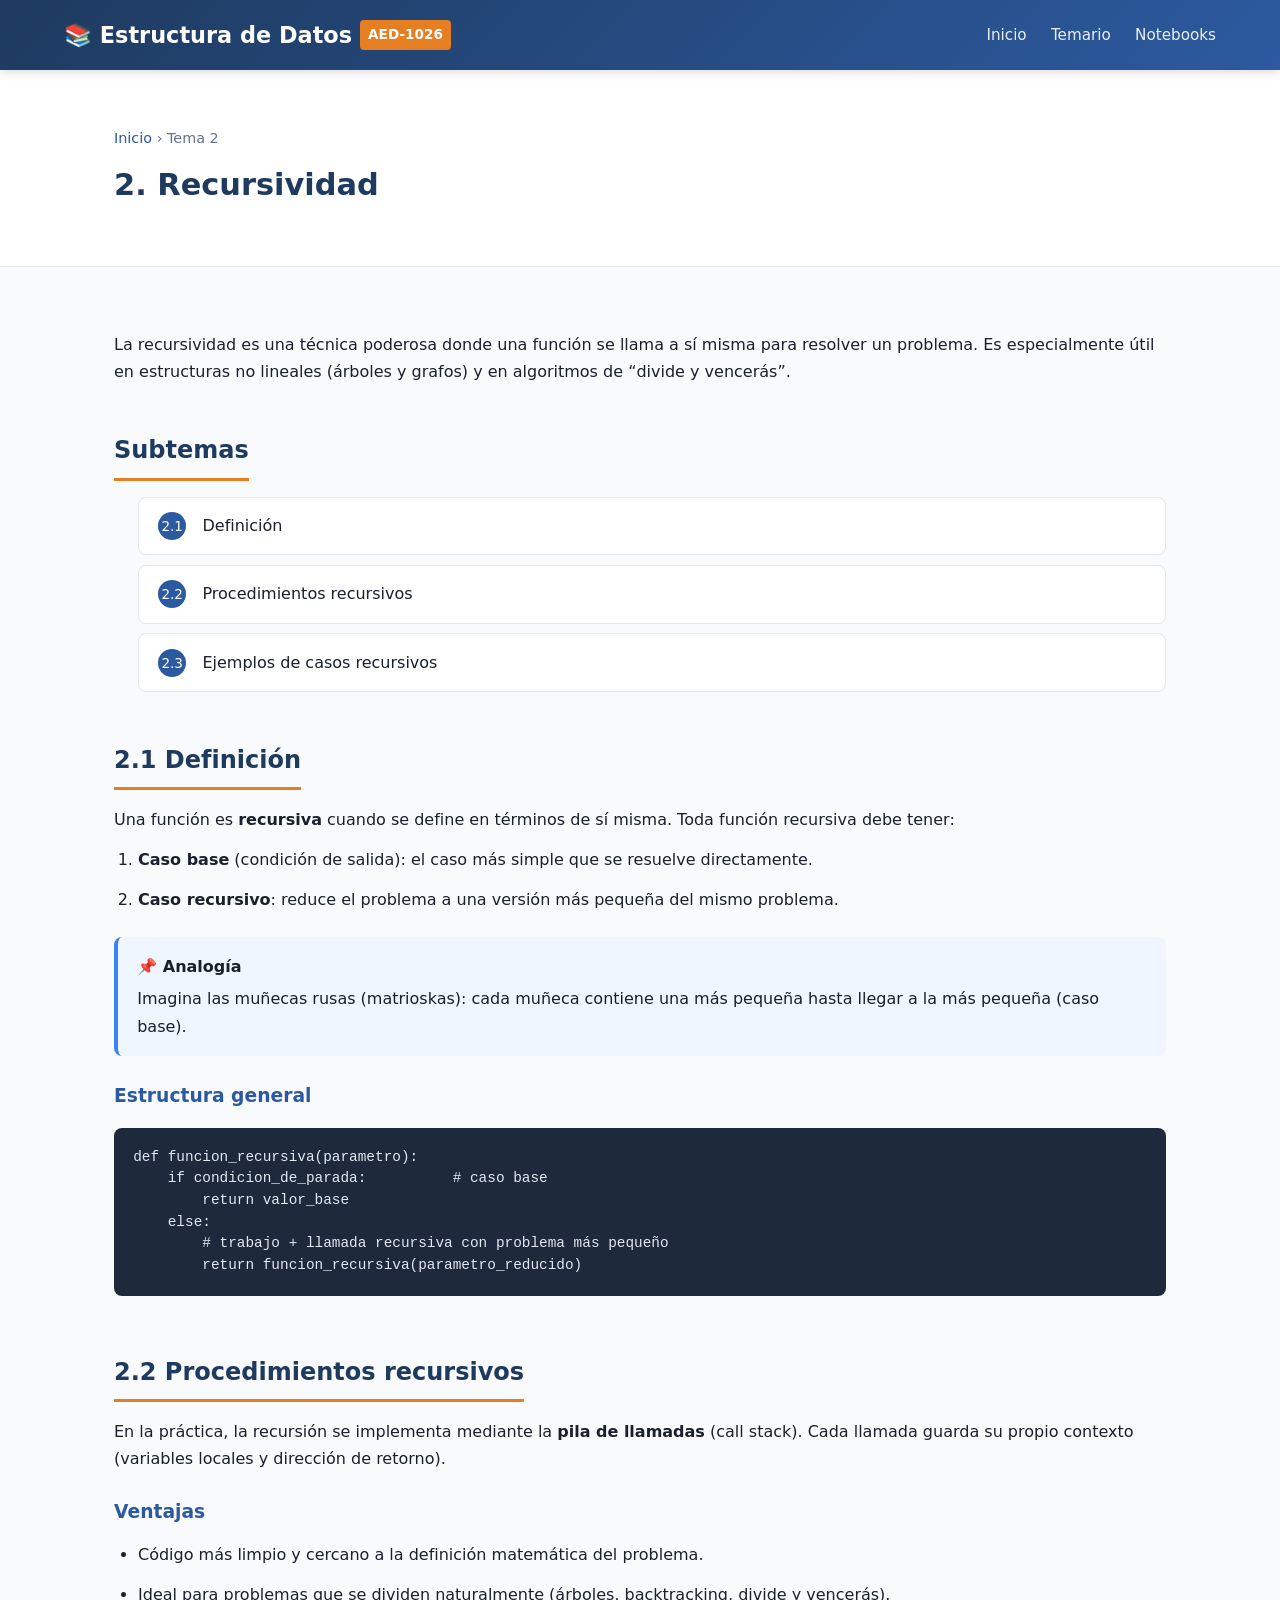
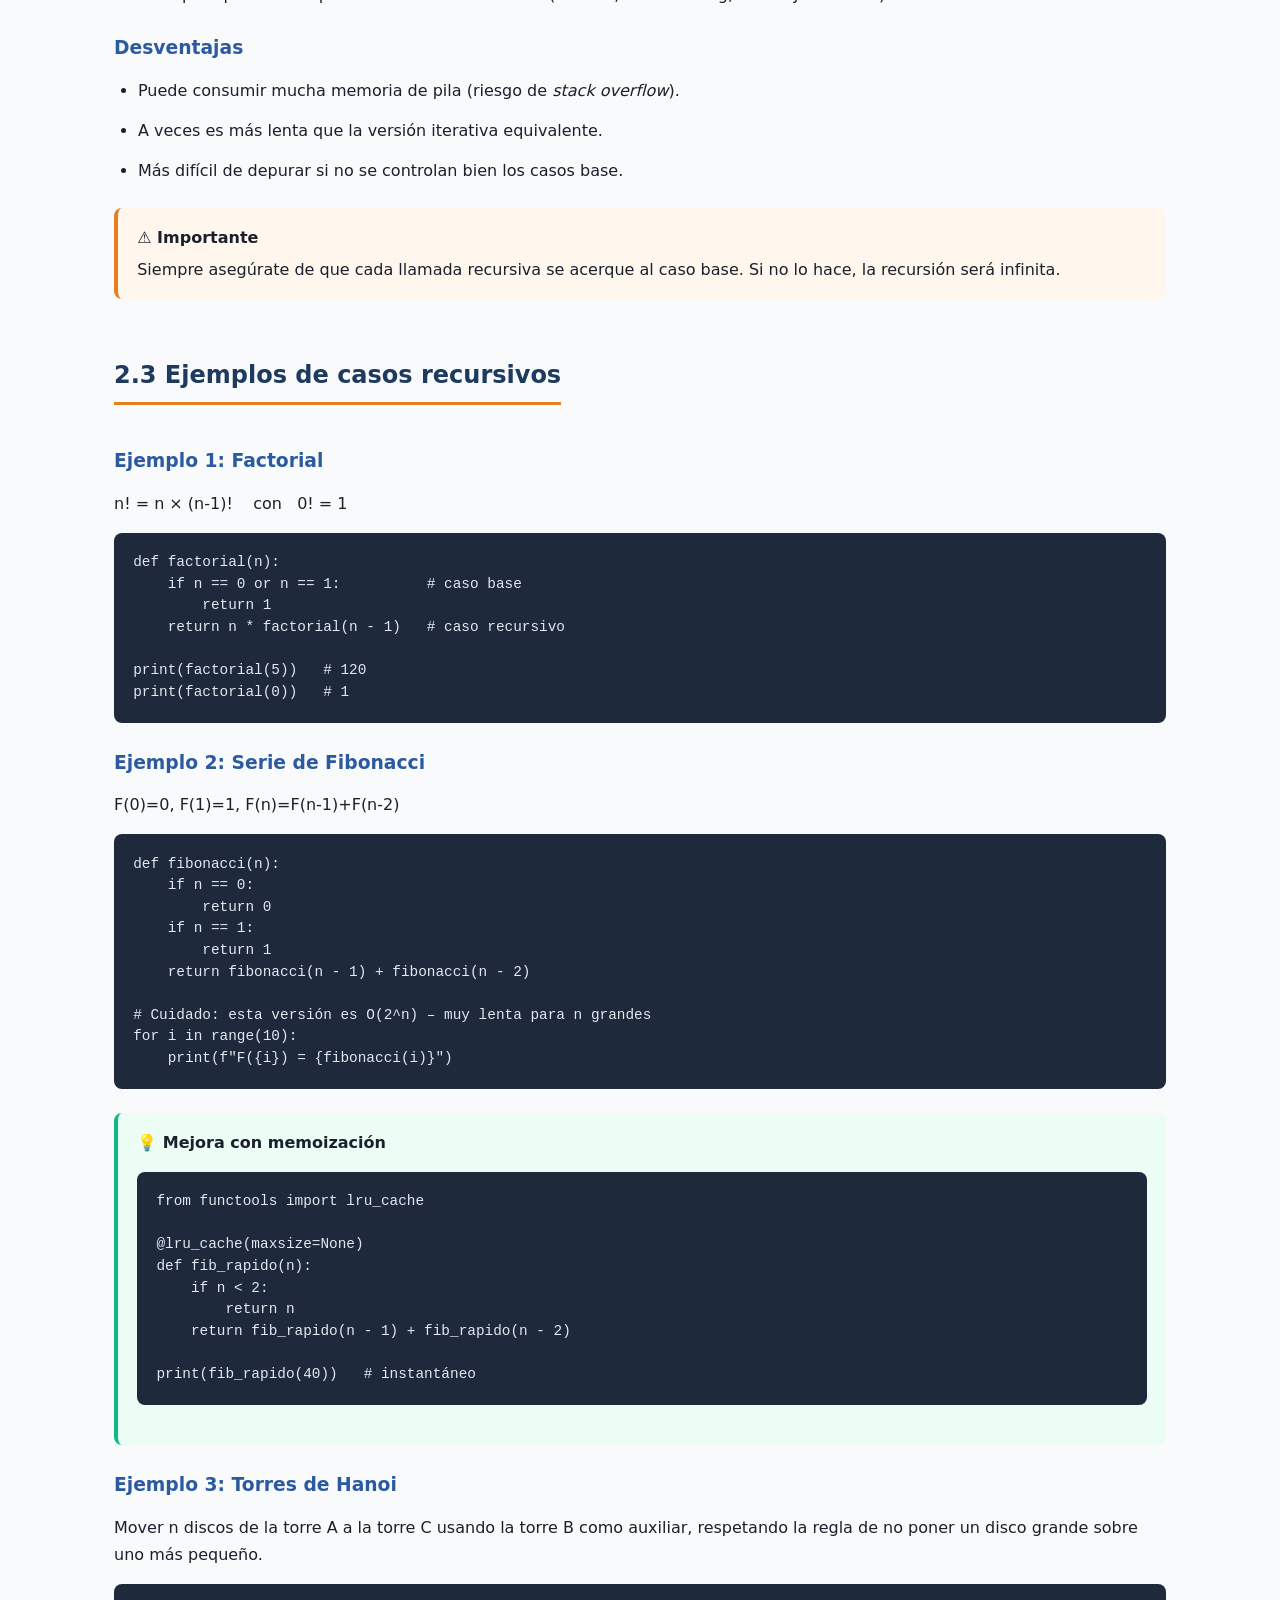
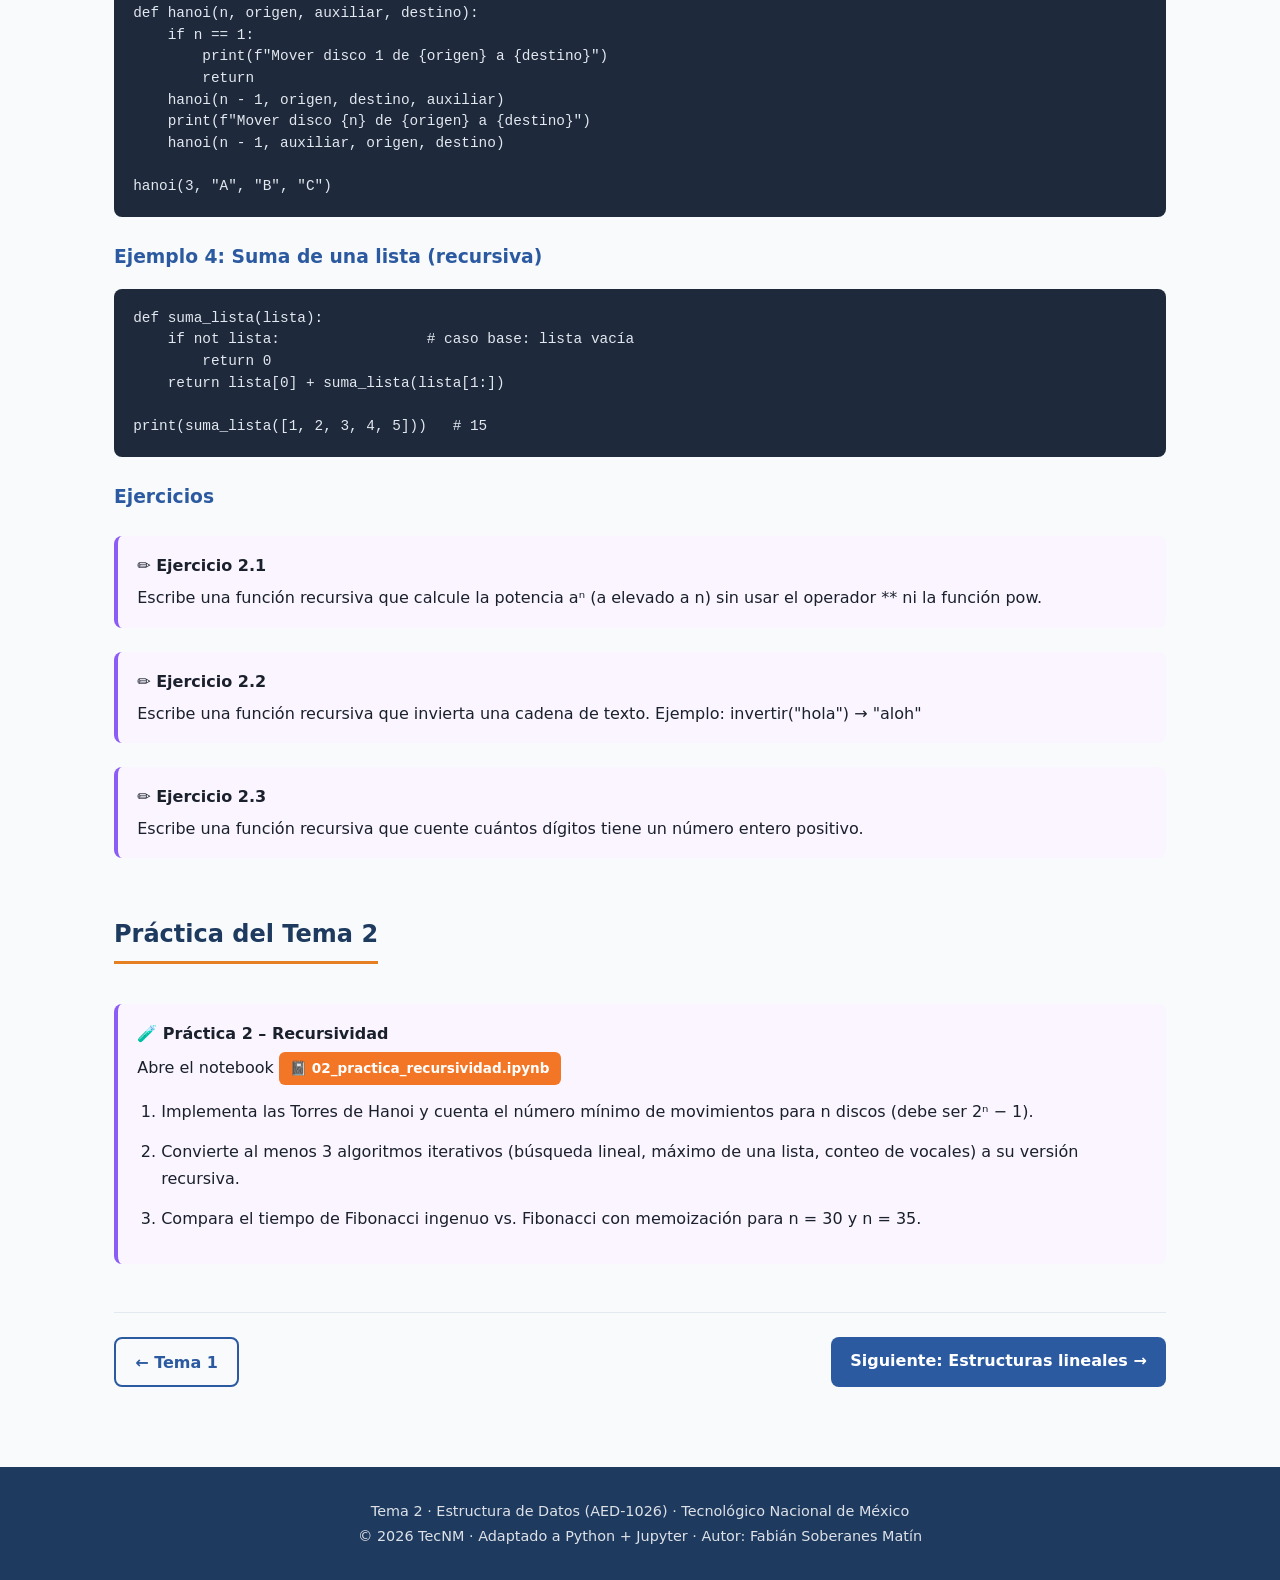
<file: temas/02-recursividad.html>
<!DOCTYPE html>
<html lang="es">
<head>
  <meta charset="UTF-8">
  <meta name="viewport" content="width=device-width, initial-scale=1.0">
  <title>2. Recursividad | AED-1026</title>
  <link rel="stylesheet" href="../css/styles.css">
</head>
<body>
  <header class="header">
    <div class="header-inner">
      <a href="../index.html" class="logo">📚 Estructura de Datos <span>AED-1026</span></a>
      <nav>
        <a href="../index.html">Inicio</a>
        <a href="../index.html#temario">Temario</a>
        <a href="../notebooks/">Notebooks</a>
      </nav>
    </div>
  </header>

  <div class="page-header">
    <div class="container">
      <div class="breadcrumb"><a href="../index.html">Inicio</a> › Tema 2</div>
      <h1>2. Recursividad</h1>
    </div>
  </div>

  <main class="container content">
    <p>
      La recursividad es una técnica poderosa donde una función se llama a sí misma para resolver 
      un problema. Es especialmente útil en estructuras no lineales (árboles y grafos) y en 
      algoritmos de “divide y vencerás”.
    </p>

    <h2>Subtemas</h2>
    <ul class="subtema-list">
      <li><a href="#2-1"><span class="num">2.1</span> Definición</a></li>
      <li><a href="#2-2"><span class="num">2.2</span> Procedimientos recursivos</a></li>
      <li><a href="#2-3"><span class="num">2.3</span> Ejemplos de casos recursivos</a></li>
    </ul>

    <!-- 2.1 -->
    <h2 id="2-1">2.1 Definición</h2>
    <p>
      Una función es <strong>recursiva</strong> cuando se define en términos de sí misma. 
      Toda función recursiva debe tener:
    </p>
    <ol>
      <li><strong>Caso base</strong> (condición de salida): el caso más simple que se resuelve directamente.</li>
      <li><strong>Caso recursivo</strong>: reduce el problema a una versión más pequeña del mismo problema.</li>
    </ol>

    <div class="note">
      <strong>📌 Analogía</strong>
      Imagina las muñecas rusas (matrioskas): cada muñeca contiene una más pequeña hasta llegar 
      a la más pequeña (caso base).
    </div>

    <h3>Estructura general</h3>
<pre><code>def funcion_recursiva(parametro):
    if condicion_de_parada:          # caso base
        return valor_base
    else:
        # trabajo + llamada recursiva con problema más pequeño
        return funcion_recursiva(parametro_reducido)
</code></pre>

    <!-- 2.2 -->
    <h2 id="2-2">2.2 Procedimientos recursivos</h2>
    <p>
      En la práctica, la recursión se implementa mediante la <strong>pila de llamadas</strong> 
      (call stack). Cada llamada guarda su propio contexto (variables locales y dirección de retorno).
    </p>

    <h3>Ventajas</h3>
    <ul>
      <li>Código más limpio y cercano a la definición matemática del problema.</li>
      <li>Ideal para problemas que se dividen naturalmente (árboles, backtracking, divide y vencerás).</li>
    </ul>

    <h3>Desventajas</h3>
    <ul>
      <li>Puede consumir mucha memoria de pila (riesgo de <em>stack overflow</em>).</li>
      <li>A veces es más lenta que la versión iterativa equivalente.</li>
      <li>Más difícil de depurar si no se controlan bien los casos base.</li>
    </ul>

    <div class="warning">
      <strong>⚠️ Importante</strong>
      Siempre asegúrate de que cada llamada recursiva se acerque al caso base. 
      Si no lo hace, la recursión será infinita.
    </div>

    <!-- 2.3 -->
    <h2 id="2-3">2.3 Ejemplos de casos recursivos</h2>

    <h3>Ejemplo 1: Factorial</h3>
    <p>n! = n × (n-1)! &nbsp;&nbsp; con &nbsp; 0! = 1</p>
<pre><code>def factorial(n):
    if n == 0 or n == 1:          # caso base
        return 1
    return n * factorial(n - 1)   # caso recursivo

print(factorial(5))   # 120
print(factorial(0))   # 1
</code></pre>

    <h3>Ejemplo 2: Serie de Fibonacci</h3>
    <p>F(0)=0, F(1)=1, F(n)=F(n-1)+F(n-2)</p>
<pre><code>def fibonacci(n):
    if n == 0:
        return 0
    if n == 1:
        return 1
    return fibonacci(n - 1) + fibonacci(n - 2)

# Cuidado: esta versión es O(2^n) – muy lenta para n grandes
for i in range(10):
    print(f"F({i}) = {fibonacci(i)}")
</code></pre>

    <div class="tip">
      <strong>💡 Mejora con memoización</strong>
<pre><code>from functools import lru_cache

@lru_cache(maxsize=None)
def fib_rapido(n):
    if n &lt; 2:
        return n
    return fib_rapido(n - 1) + fib_rapido(n - 2)

print(fib_rapido(40))   # instantáneo
</code></pre>
    </div>

    <h3>Ejemplo 3: Torres de Hanoi</h3>
    <p>
      Mover n discos de la torre A a la torre C usando la torre B como auxiliar, 
      respetando la regla de no poner un disco grande sobre uno más pequeño.
    </p>
<pre><code>def hanoi(n, origen, auxiliar, destino):
    if n == 1:
        print(f"Mover disco 1 de {origen} a {destino}")
        return
    hanoi(n - 1, origen, destino, auxiliar)
    print(f"Mover disco {n} de {origen} a {destino}")
    hanoi(n - 1, auxiliar, origen, destino)

hanoi(3, "A", "B", "C")
</code></pre>

    <h3>Ejemplo 4: Suma de una lista (recursiva)</h3>
<pre><code>def suma_lista(lista):
    if not lista:                 # caso base: lista vacía
        return 0
    return lista[0] + suma_lista(lista[1:])

print(suma_lista([1, 2, 3, 4, 5]))   # 15
</code></pre>

    <h3>Ejercicios</h3>
    <div class="practice">
      <strong>✏️ Ejercicio 2.1</strong>
      Escribe una función recursiva que calcule la potencia aⁿ (a elevado a n) 
      sin usar el operador ** ni la función pow.
    </div>
    <div class="practice">
      <strong>✏️ Ejercicio 2.2</strong>
      Escribe una función recursiva que invierta una cadena de texto. 
      Ejemplo: invertir("hola") → "aloh"
    </div>
    <div class="practice">
      <strong>✏️ Ejercicio 2.3</strong>
      Escribe una función recursiva que cuente cuántos dígitos tiene un número entero positivo.
    </div>

    <!-- Práctica -->
    <h2>Práctica del Tema 2</h2>
    <div class="practice">
      <strong>🧪 Práctica 2 – Recursividad</strong>
      <p>Abre el notebook <a href="../notebooks/02_practica_recursividad.ipynb" class="jupyter-badge">📓 02_practica_recursividad.ipynb</a></p>
      <ol>
        <li>Implementa las Torres de Hanoi y cuenta el número mínimo de movimientos para n discos (debe ser 2ⁿ − 1).</li>
        <li>Convierte al menos 3 algoritmos iterativos (búsqueda lineal, máximo de una lista, conteo de vocales) a su versión recursiva.</li>
        <li>Compara el tiempo de Fibonacci ingenuo vs. Fibonacci con memoización para n = 30 y n = 35.</li>
      </ol>
    </div>

    <div class="nav-buttons">
      <a href="01-introduccion.html" class="btn btn-outline">← Tema 1</a>
      <a href="03-estructuras-lineales.html" class="btn btn-primary">Siguiente: Estructuras lineales →</a>
    </div>
  </main>

  <footer>
    <p>Tema 2 · Estructura de Datos (AED-1026) · Tecnológico Nacional de México</p>
        <p>© 2026 TecNM · Adaptado a Python + Jupyter · Autor: Fabián Soberanes Matín</p>
  </footer>
</body>
</html>
</file>
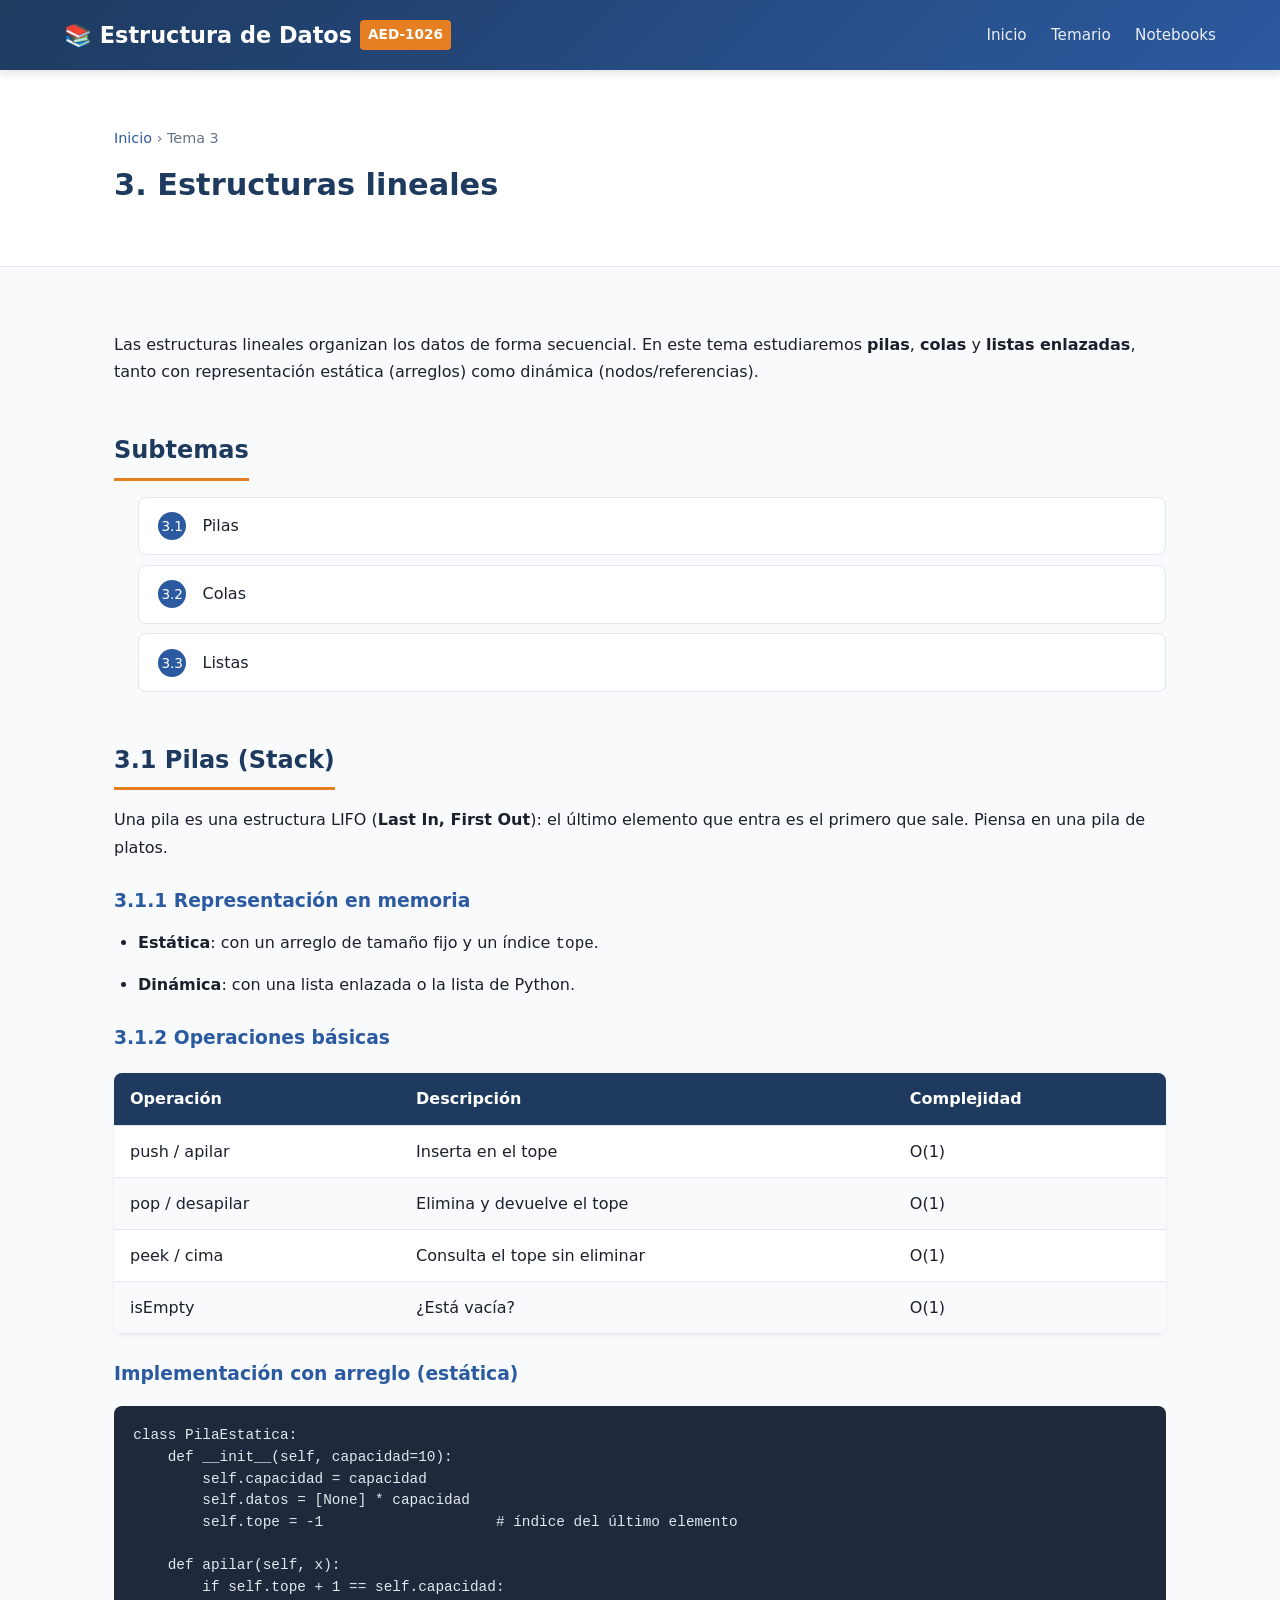
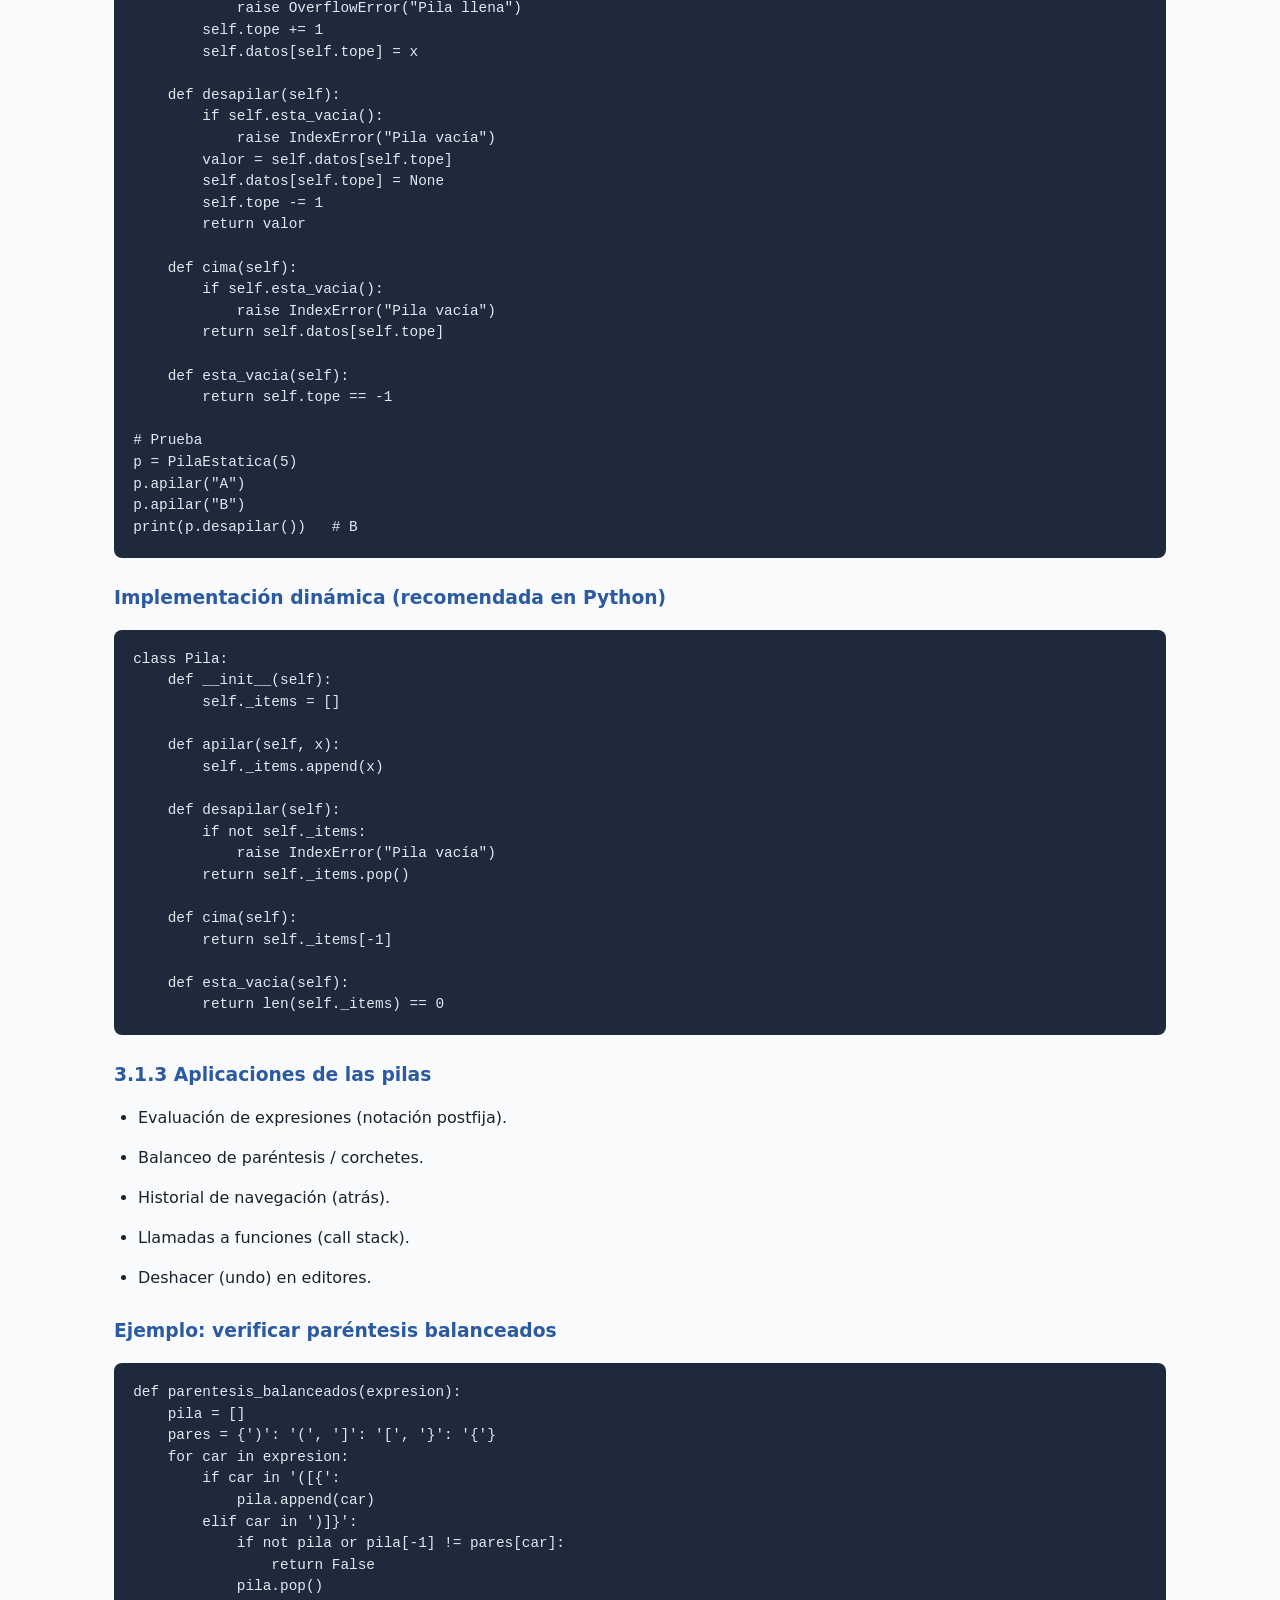
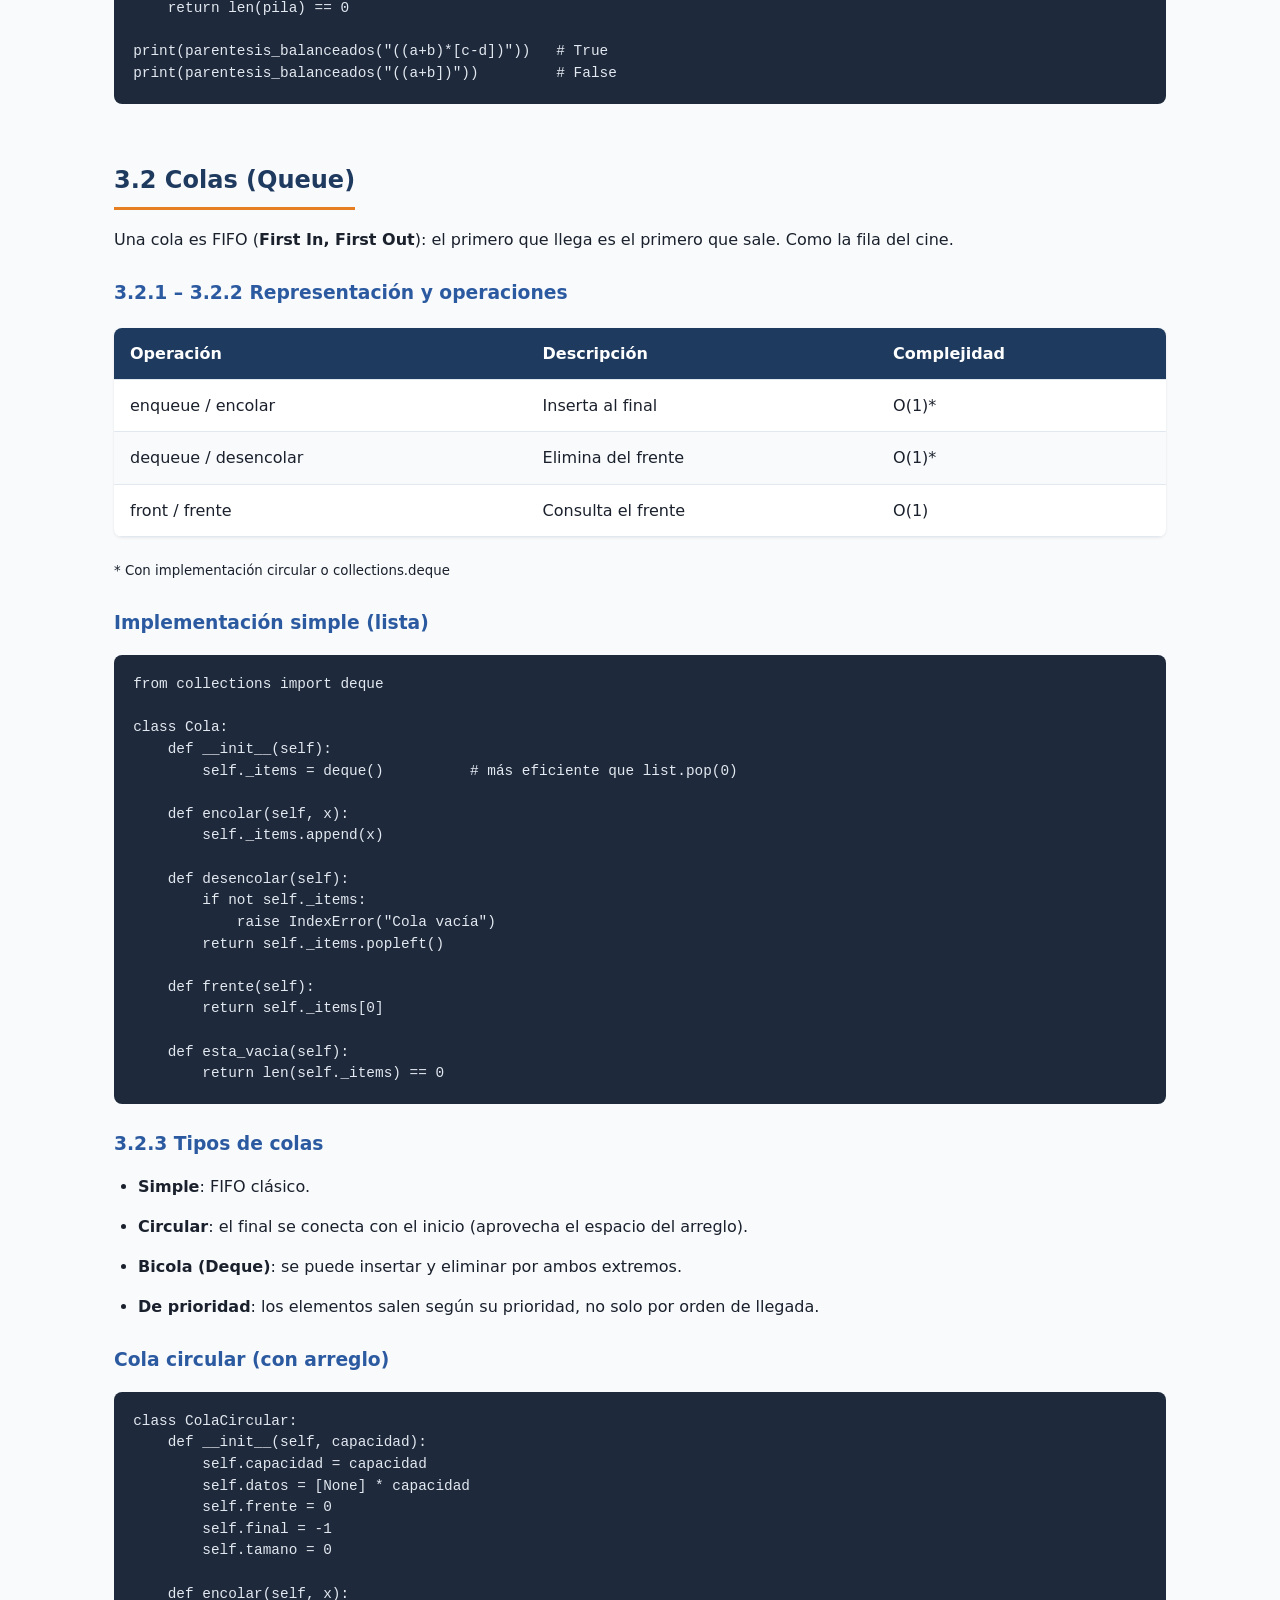
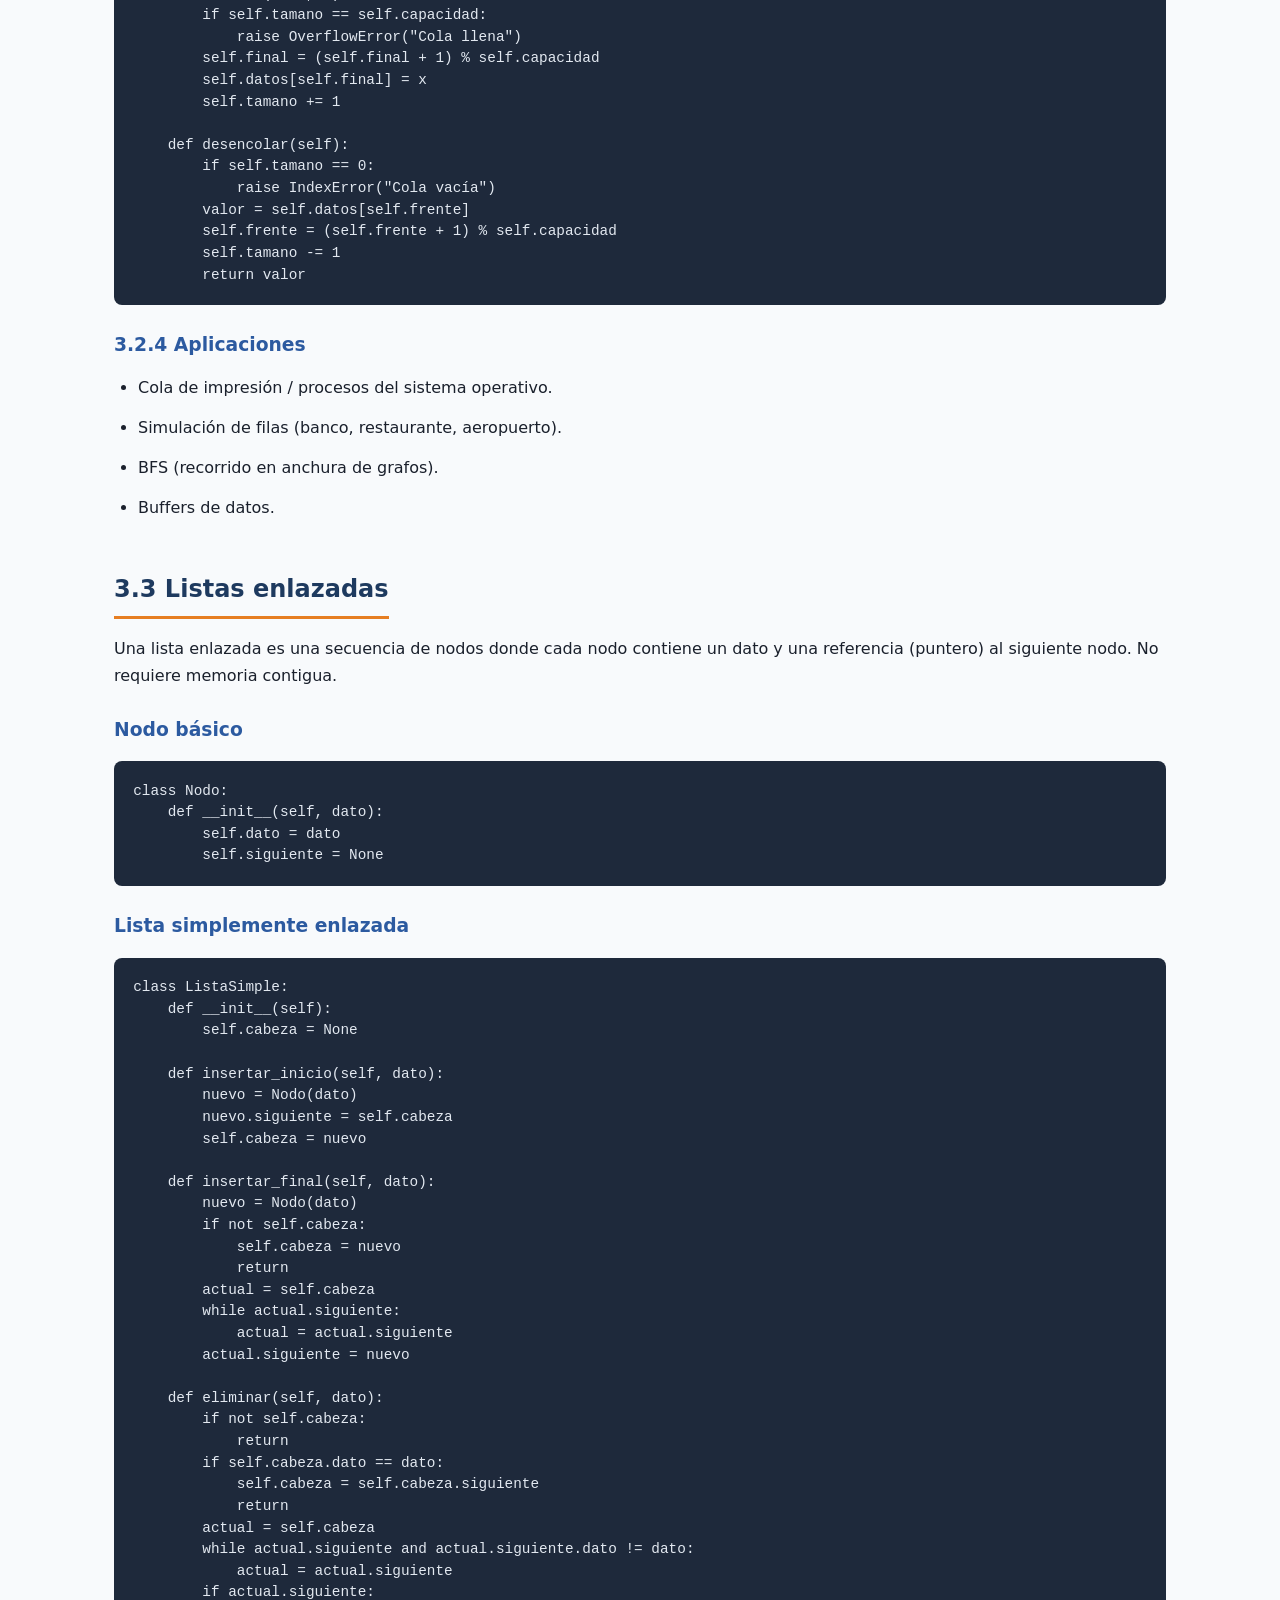
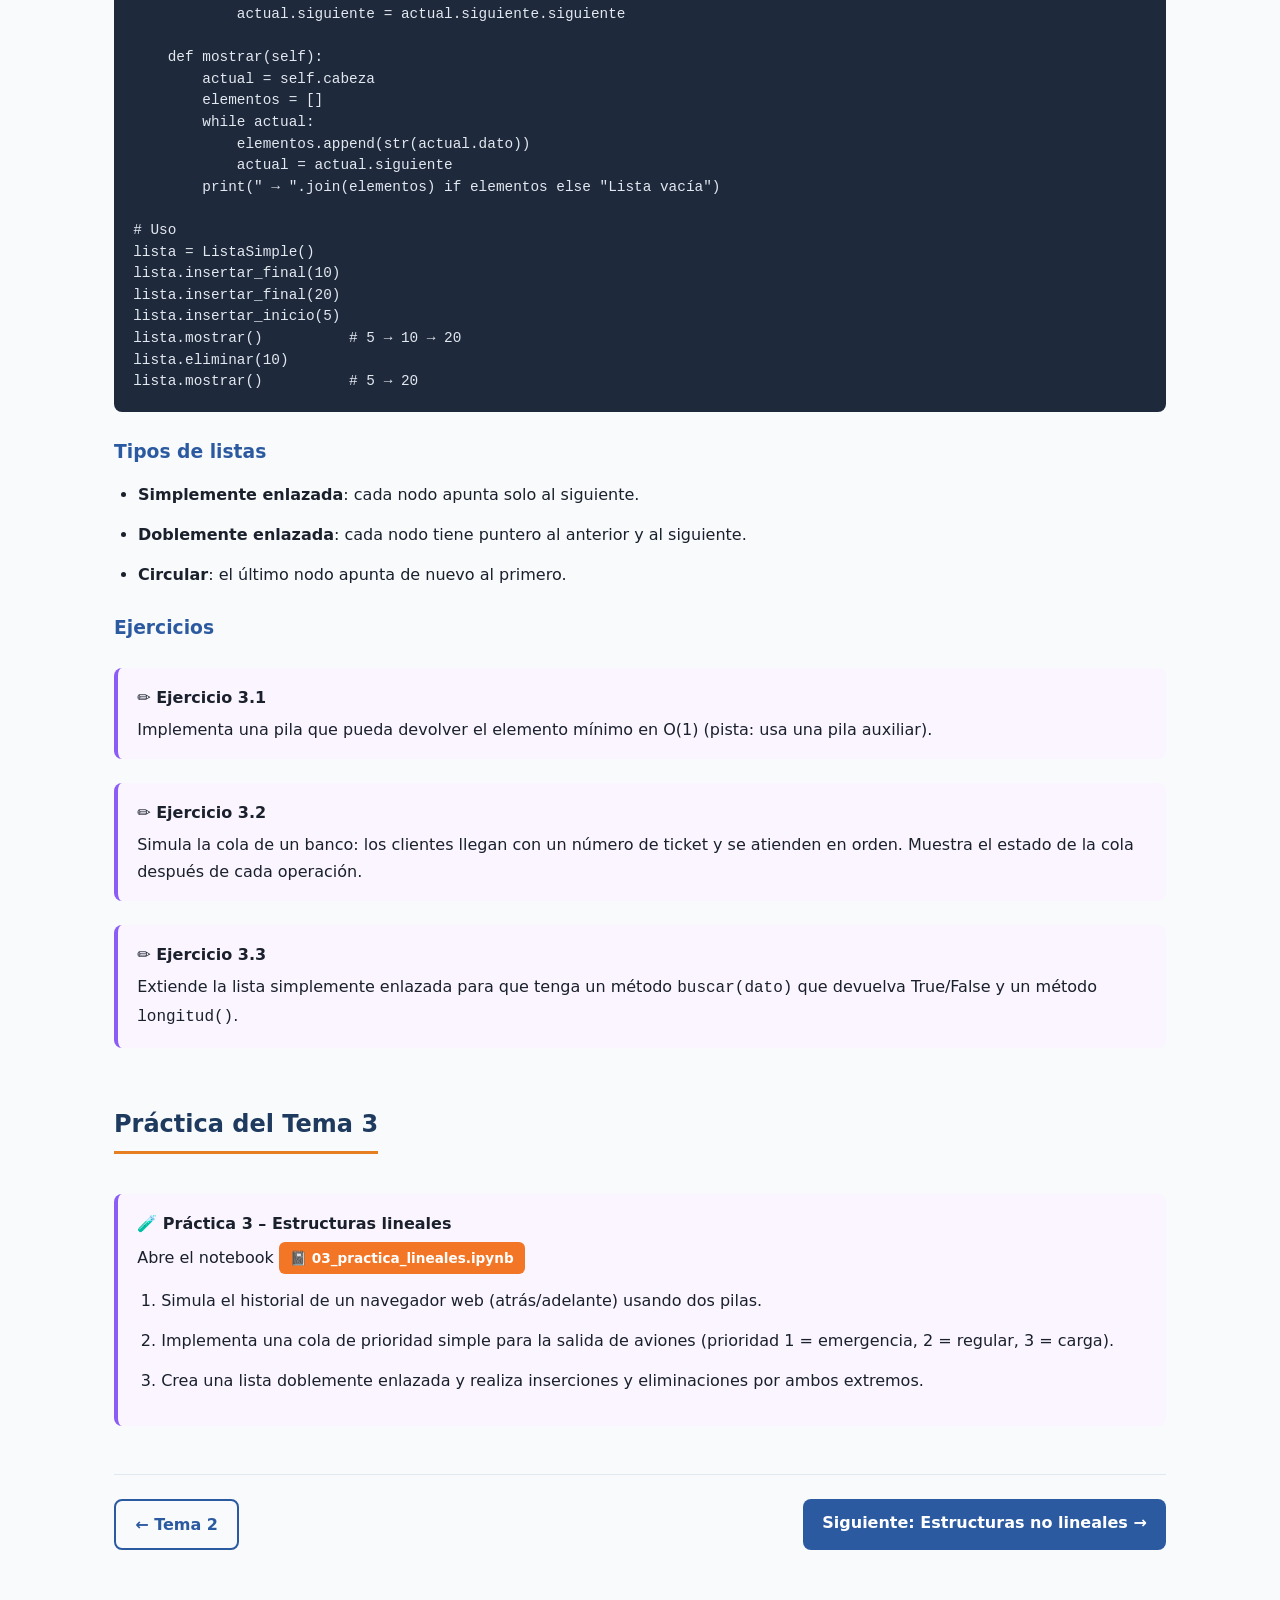
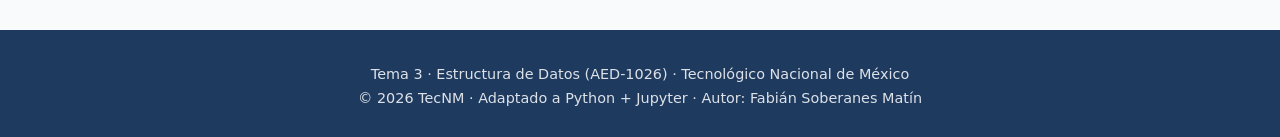
<file: temas/03-estructuras-lineales.html>
<!DOCTYPE html>
<html lang="es">
<head>
  <meta charset="UTF-8">
  <meta name="viewport" content="width=device-width, initial-scale=1.0">
  <title>3. Estructuras lineales | AED-1026</title>
  <link rel="stylesheet" href="../css/styles.css">
</head>
<body>
  <header class="header">
    <div class="header-inner">
      <a href="../index.html" class="logo">📚 Estructura de Datos <span>AED-1026</span></a>
      <nav>
        <a href="../index.html">Inicio</a>
        <a href="../index.html#temario">Temario</a>
        <a href="../notebooks/">Notebooks</a>
      </nav>
    </div>
  </header>

  <div class="page-header">
    <div class="container">
      <div class="breadcrumb"><a href="../index.html">Inicio</a> › Tema 3</div>
      <h1>3. Estructuras lineales</h1>
    </div>
  </div>

  <main class="container content">
    <p>
      Las estructuras lineales organizan los datos de forma secuencial. En este tema estudiaremos 
      <strong>pilas</strong>, <strong>colas</strong> y <strong>listas enlazadas</strong>, 
      tanto con representación estática (arreglos) como dinámica (nodos/referencias).
    </p>

    <h2>Subtemas</h2>
    <ul class="subtema-list">
      <li><a href="#3-1"><span class="num">3.1</span> Pilas</a></li>
      <li><a href="#3-2"><span class="num">3.2</span> Colas</a></li>
      <li><a href="#3-3"><span class="num">3.3</span> Listas</a></li>
    </ul>

    <!-- 3.1 Pilas -->
    <h2 id="3-1">3.1 Pilas (Stack)</h2>
    <p>
      Una pila es una estructura LIFO (<strong>Last In, First Out</strong>): 
      el último elemento que entra es el primero que sale. Piensa en una pila de platos.
    </p>

    <h3>3.1.1 Representación en memoria</h3>
    <ul>
      <li><strong>Estática</strong>: con un arreglo de tamaño fijo y un índice <code>tope</code>.</li>
      <li><strong>Dinámica</strong>: con una lista enlazada o la lista de Python.</li>
    </ul>

    <h3>3.1.2 Operaciones básicas</h3>
    <table>
      <thead><tr><th>Operación</th><th>Descripción</th><th>Complejidad</th></tr></thead>
      <tbody>
        <tr><td>push / apilar</td><td>Inserta en el tope</td><td>O(1)</td></tr>
        <tr><td>pop / desapilar</td><td>Elimina y devuelve el tope</td><td>O(1)</td></tr>
        <tr><td>peek / cima</td><td>Consulta el tope sin eliminar</td><td>O(1)</td></tr>
        <tr><td>isEmpty</td><td>¿Está vacía?</td><td>O(1)</td></tr>
      </tbody>
    </table>

    <h3>Implementación con arreglo (estática)</h3>
<pre><code>class PilaEstatica:
    def __init__(self, capacidad=10):
        self.capacidad = capacidad
        self.datos = [None] * capacidad
        self.tope = -1                    # índice del último elemento
    
    def apilar(self, x):
        if self.tope + 1 == self.capacidad:
            raise OverflowError("Pila llena")
        self.tope += 1
        self.datos[self.tope] = x
    
    def desapilar(self):
        if self.esta_vacia():
            raise IndexError("Pila vacía")
        valor = self.datos[self.tope]
        self.datos[self.tope] = None
        self.tope -= 1
        return valor
    
    def cima(self):
        if self.esta_vacia():
            raise IndexError("Pila vacía")
        return self.datos[self.tope]
    
    def esta_vacia(self):
        return self.tope == -1

# Prueba
p = PilaEstatica(5)
p.apilar("A")
p.apilar("B")
print(p.desapilar())   # B
</code></pre>

    <h3>Implementación dinámica (recomendada en Python)</h3>
<pre><code>class Pila:
    def __init__(self):
        self._items = []
    
    def apilar(self, x):
        self._items.append(x)
    
    def desapilar(self):
        if not self._items:
            raise IndexError("Pila vacía")
        return self._items.pop()
    
    def cima(self):
        return self._items[-1]
    
    def esta_vacia(self):
        return len(self._items) == 0
</code></pre>

    <h3>3.1.3 Aplicaciones de las pilas</h3>
    <ul>
      <li>Evaluación de expresiones (notación postfija).</li>
      <li>Balanceo de paréntesis / corchetes.</li>
      <li>Historial de navegación (atrás).</li>
      <li>Llamadas a funciones (call stack).</li>
      <li>Deshacer (undo) en editores.</li>
    </ul>

    <h3>Ejemplo: verificar paréntesis balanceados</h3>
<pre><code>def parentesis_balanceados(expresion):
    pila = []
    pares = {')': '(', ']': '[', '}': '{'}
    for car in expresion:
        if car in '([{':
            pila.append(car)
        elif car in ')]}':
            if not pila or pila[-1] != pares[car]:
                return False
            pila.pop()
    return len(pila) == 0

print(parentesis_balanceados("((a+b)*[c-d])"))   # True
print(parentesis_balanceados("((a+b])"))         # False
</code></pre>

    <!-- 3.2 Colas -->
    <h2 id="3-2">3.2 Colas (Queue)</h2>
    <p>
      Una cola es FIFO (<strong>First In, First Out</strong>): el primero que llega es el primero que sale. 
      Como la fila del cine.
    </p>

    <h3>3.2.1 – 3.2.2 Representación y operaciones</h3>
    <table>
      <thead><tr><th>Operación</th><th>Descripción</th><th>Complejidad</th></tr></thead>
      <tbody>
        <tr><td>enqueue / encolar</td><td>Inserta al final</td><td>O(1)*</td></tr>
        <tr><td>dequeue / desencolar</td><td>Elimina del frente</td><td>O(1)*</td></tr>
        <tr><td>front / frente</td><td>Consulta el frente</td><td>O(1)</td></tr>
      </tbody>
    </table>
    <p><small>* Con implementación circular o collections.deque</small></p>

    <h3>Implementación simple (lista)</h3>
<pre><code>from collections import deque

class Cola:
    def __init__(self):
        self._items = deque()          # más eficiente que list.pop(0)
    
    def encolar(self, x):
        self._items.append(x)
    
    def desencolar(self):
        if not self._items:
            raise IndexError("Cola vacía")
        return self._items.popleft()
    
    def frente(self):
        return self._items[0]
    
    def esta_vacia(self):
        return len(self._items) == 0
</code></pre>

    <h3>3.2.3 Tipos de colas</h3>
    <ul>
      <li><strong>Simple</strong>: FIFO clásico.</li>
      <li><strong>Circular</strong>: el final se conecta con el inicio (aprovecha el espacio del arreglo).</li>
      <li><strong>Bicola (Deque)</strong>: se puede insertar y eliminar por ambos extremos.</li>
      <li><strong>De prioridad</strong>: los elementos salen según su prioridad, no solo por orden de llegada.</li>
    </ul>

    <h3>Cola circular (con arreglo)</h3>
<pre><code>class ColaCircular:
    def __init__(self, capacidad):
        self.capacidad = capacidad
        self.datos = [None] * capacidad
        self.frente = 0
        self.final = -1
        self.tamano = 0
    
    def encolar(self, x):
        if self.tamano == self.capacidad:
            raise OverflowError("Cola llena")
        self.final = (self.final + 1) % self.capacidad
        self.datos[self.final] = x
        self.tamano += 1
    
    def desencolar(self):
        if self.tamano == 0:
            raise IndexError("Cola vacía")
        valor = self.datos[self.frente]
        self.frente = (self.frente + 1) % self.capacidad
        self.tamano -= 1
        return valor
</code></pre>

    <h3>3.2.4 Aplicaciones</h3>
    <ul>
      <li>Cola de impresión / procesos del sistema operativo.</li>
      <li>Simulación de filas (banco, restaurante, aeropuerto).</li>
      <li>BFS (recorrido en anchura de grafos).</li>
      <li>Buffers de datos.</li>
    </ul>

    <!-- 3.3 Listas -->
    <h2 id="3-3">3.3 Listas enlazadas</h2>
    <p>
      Una lista enlazada es una secuencia de nodos donde cada nodo contiene un dato y una 
      referencia (puntero) al siguiente nodo. No requiere memoria contigua.
    </p>

    <h3>Nodo básico</h3>
<pre><code>class Nodo:
    def __init__(self, dato):
        self.dato = dato
        self.siguiente = None
</code></pre>

    <h3>Lista simplemente enlazada</h3>
<pre><code>class ListaSimple:
    def __init__(self):
        self.cabeza = None
    
    def insertar_inicio(self, dato):
        nuevo = Nodo(dato)
        nuevo.siguiente = self.cabeza
        self.cabeza = nuevo
    
    def insertar_final(self, dato):
        nuevo = Nodo(dato)
        if not self.cabeza:
            self.cabeza = nuevo
            return
        actual = self.cabeza
        while actual.siguiente:
            actual = actual.siguiente
        actual.siguiente = nuevo
    
    def eliminar(self, dato):
        if not self.cabeza:
            return
        if self.cabeza.dato == dato:
            self.cabeza = self.cabeza.siguiente
            return
        actual = self.cabeza
        while actual.siguiente and actual.siguiente.dato != dato:
            actual = actual.siguiente
        if actual.siguiente:
            actual.siguiente = actual.siguiente.siguiente
    
    def mostrar(self):
        actual = self.cabeza
        elementos = []
        while actual:
            elementos.append(str(actual.dato))
            actual = actual.siguiente
        print(" → ".join(elementos) if elementos else "Lista vacía")

# Uso
lista = ListaSimple()
lista.insertar_final(10)
lista.insertar_final(20)
lista.insertar_inicio(5)
lista.mostrar()          # 5 → 10 → 20
lista.eliminar(10)
lista.mostrar()          # 5 → 20
</code></pre>

    <h3>Tipos de listas</h3>
    <ul>
      <li><strong>Simplemente enlazada</strong>: cada nodo apunta solo al siguiente.</li>
      <li><strong>Doblemente enlazada</strong>: cada nodo tiene puntero al anterior y al siguiente.</li>
      <li><strong>Circular</strong>: el último nodo apunta de nuevo al primero.</li>
    </ul>

    <h3>Ejercicios</h3>
    <div class="practice">
      <strong>✏️ Ejercicio 3.1</strong>
      Implementa una pila que pueda devolver el elemento mínimo en O(1) (pista: usa una pila auxiliar).
    </div>
    <div class="practice">
      <strong>✏️ Ejercicio 3.2</strong>
      Simula la cola de un banco: los clientes llegan con un número de ticket y se atienden en orden. 
      Muestra el estado de la cola después de cada operación.
    </div>
    <div class="practice">
      <strong>✏️ Ejercicio 3.3</strong>
      Extiende la lista simplemente enlazada para que tenga un método <code>buscar(dato)</code> 
      que devuelva True/False y un método <code>longitud()</code>.
    </div>

    <!-- Práctica -->
    <h2>Práctica del Tema 3</h2>
    <div class="practice">
      <strong>🧪 Práctica 3 – Estructuras lineales</strong>
      <p>Abre el notebook <a href="../notebooks/03_practica_lineales.ipynb" class="jupyter-badge">📓 03_practica_lineales.ipynb</a></p>
      <ol>
        <li>Simula el historial de un navegador web (atrás/adelante) usando dos pilas.</li>
        <li>Implementa una cola de prioridad simple para la salida de aviones (prioridad 1 = emergencia, 2 = regular, 3 = carga).</li>
        <li>Crea una lista doblemente enlazada y realiza inserciones y eliminaciones por ambos extremos.</li>
      </ol>
    </div>

    <div class="nav-buttons">
      <a href="02-recursividad.html" class="btn btn-outline">← Tema 2</a>
      <a href="04-estructuras-no-lineales.html" class="btn btn-primary">Siguiente: Estructuras no lineales →</a>
    </div>
  </main>

  <footer>
    <p>Tema 3 · Estructura de Datos (AED-1026) · Tecnológico Nacional de México</p>
        <p>© 2026 TecNM · Adaptado a Python + Jupyter · Autor: Fabián Soberanes Matín</p>
  </footer>
</body>
</html>
</file>
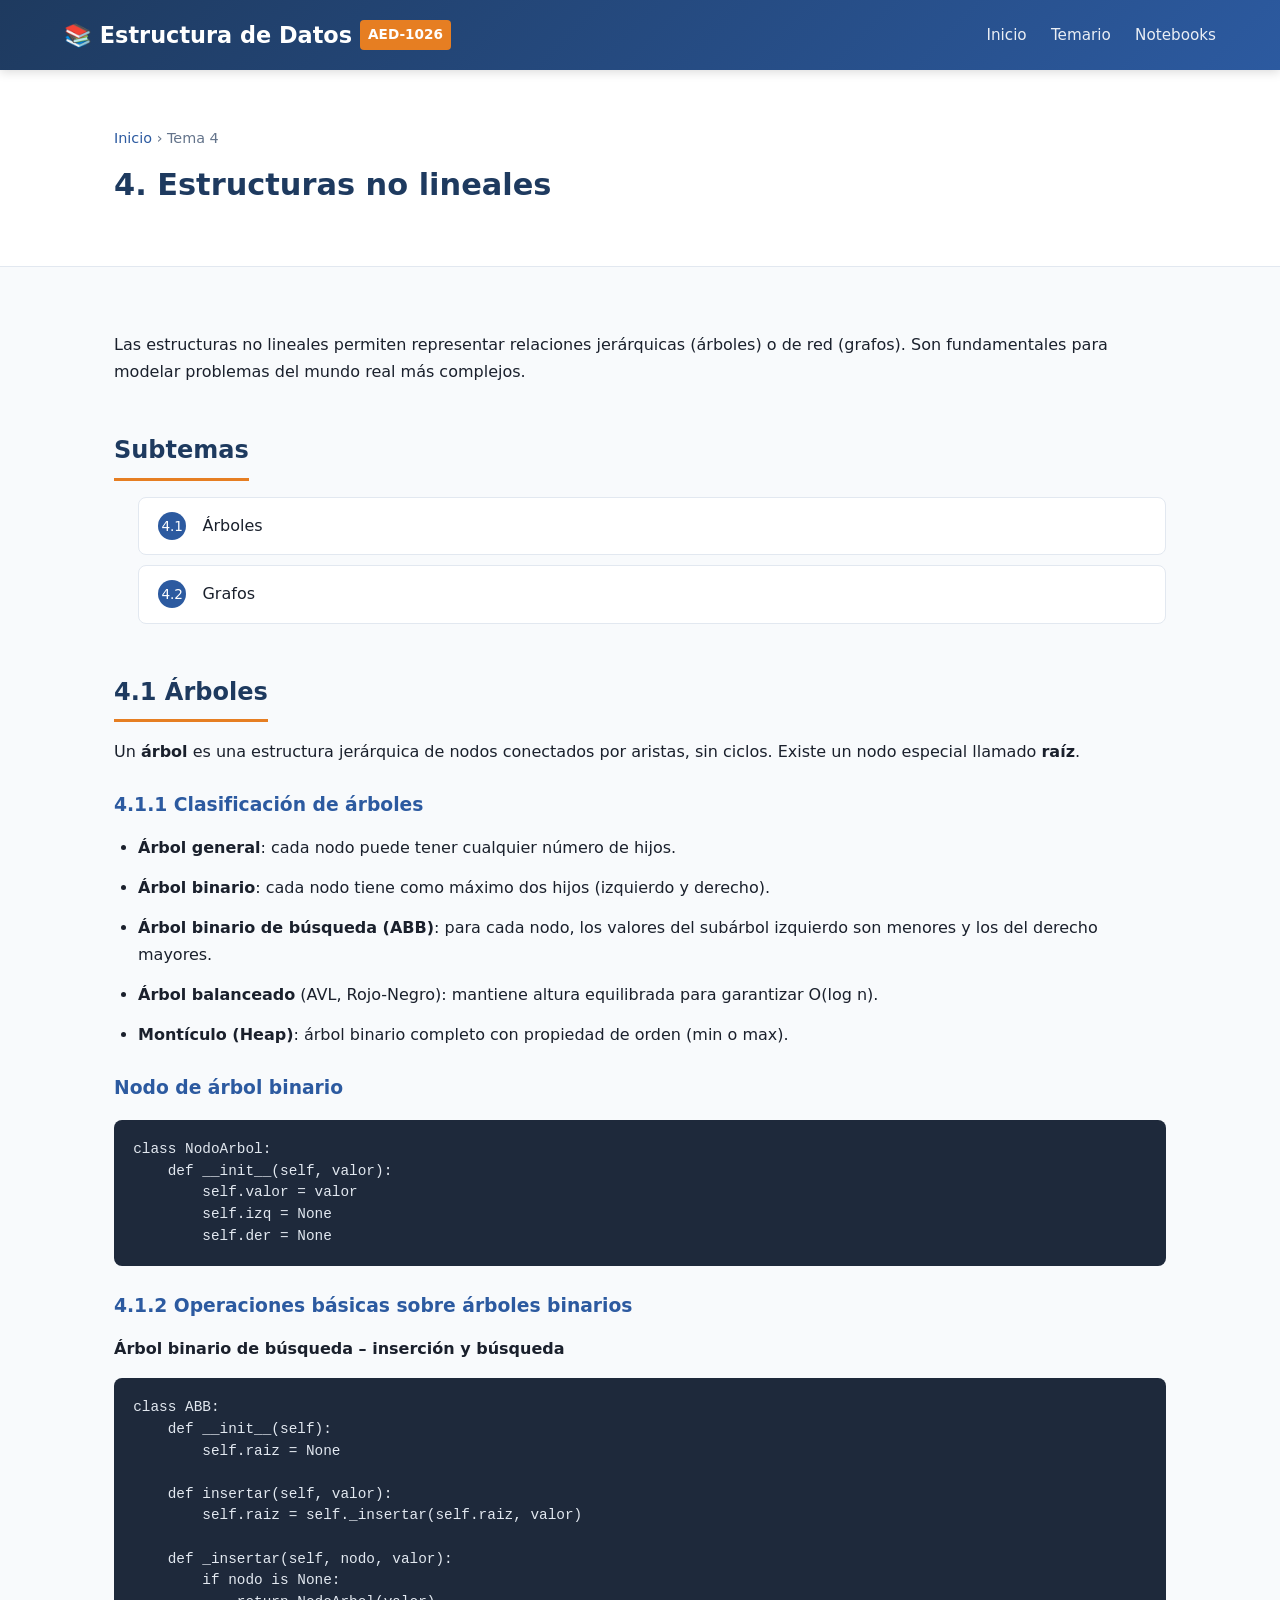
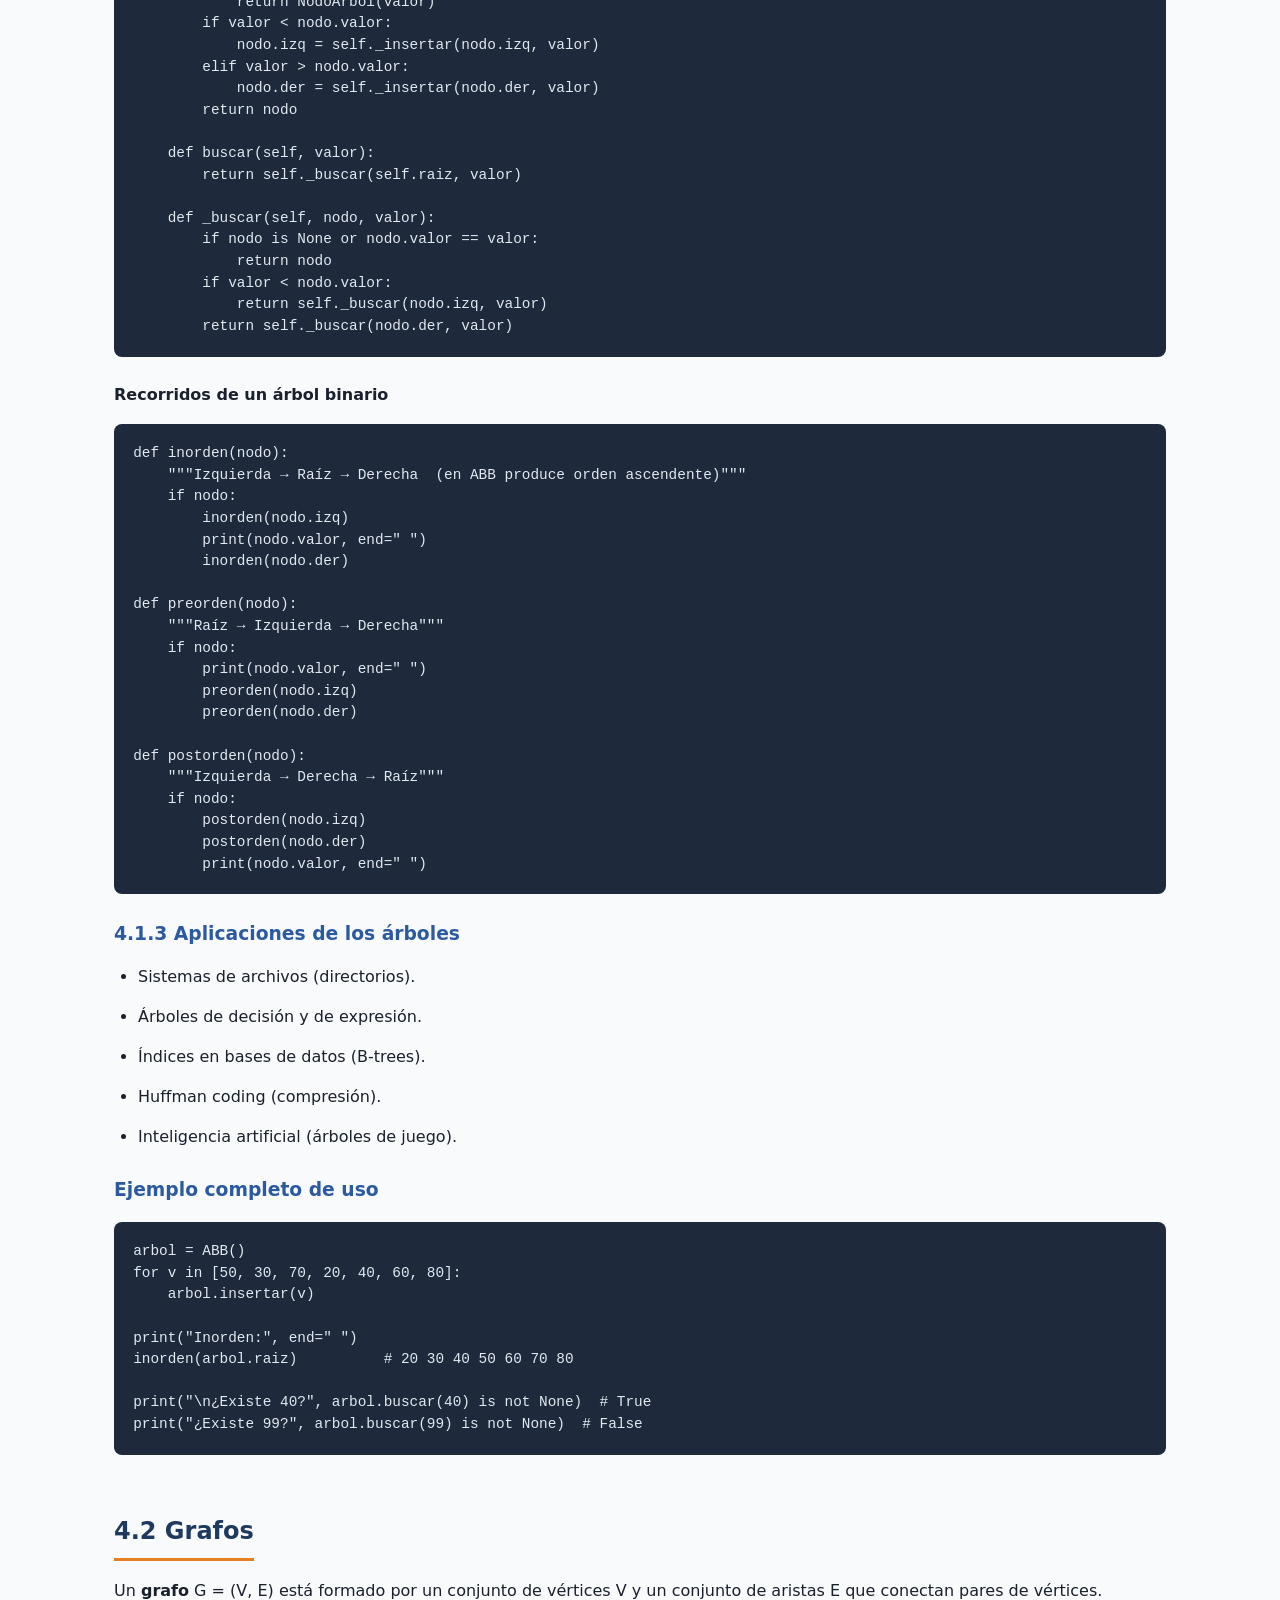
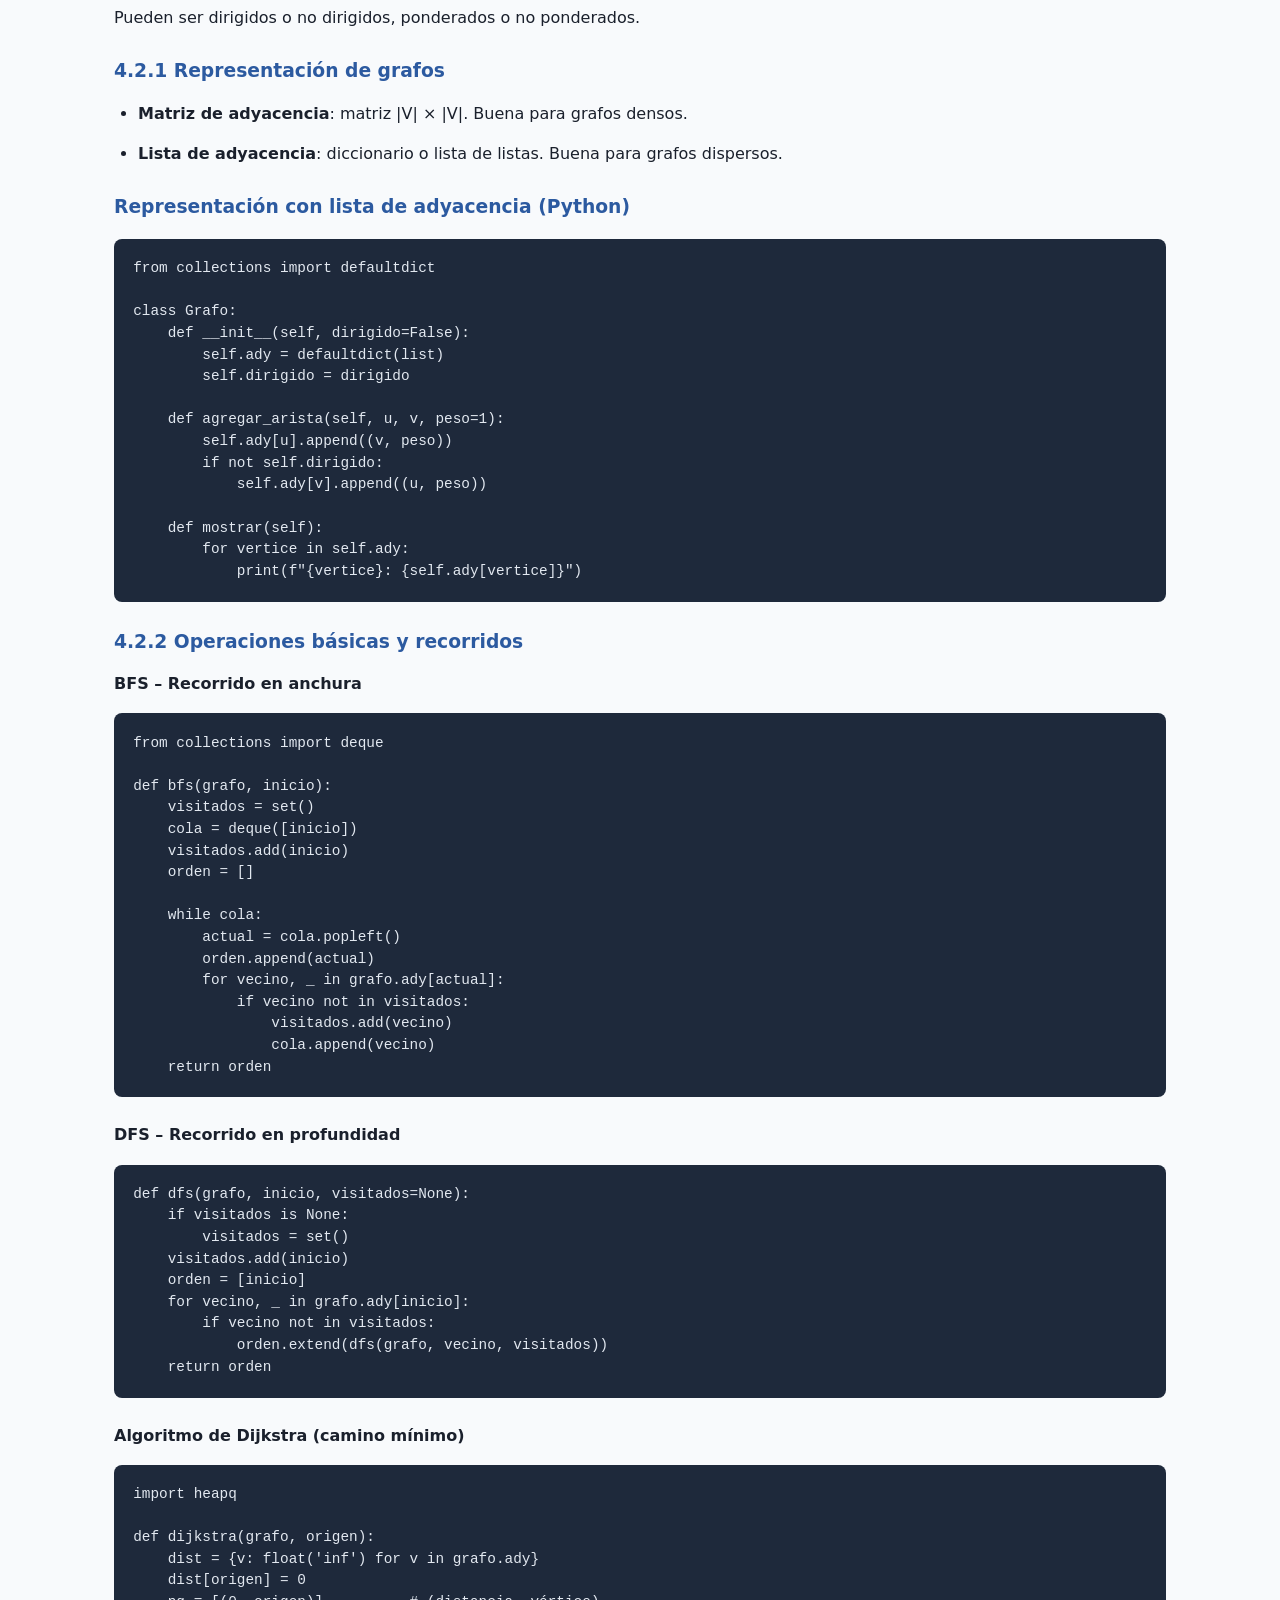
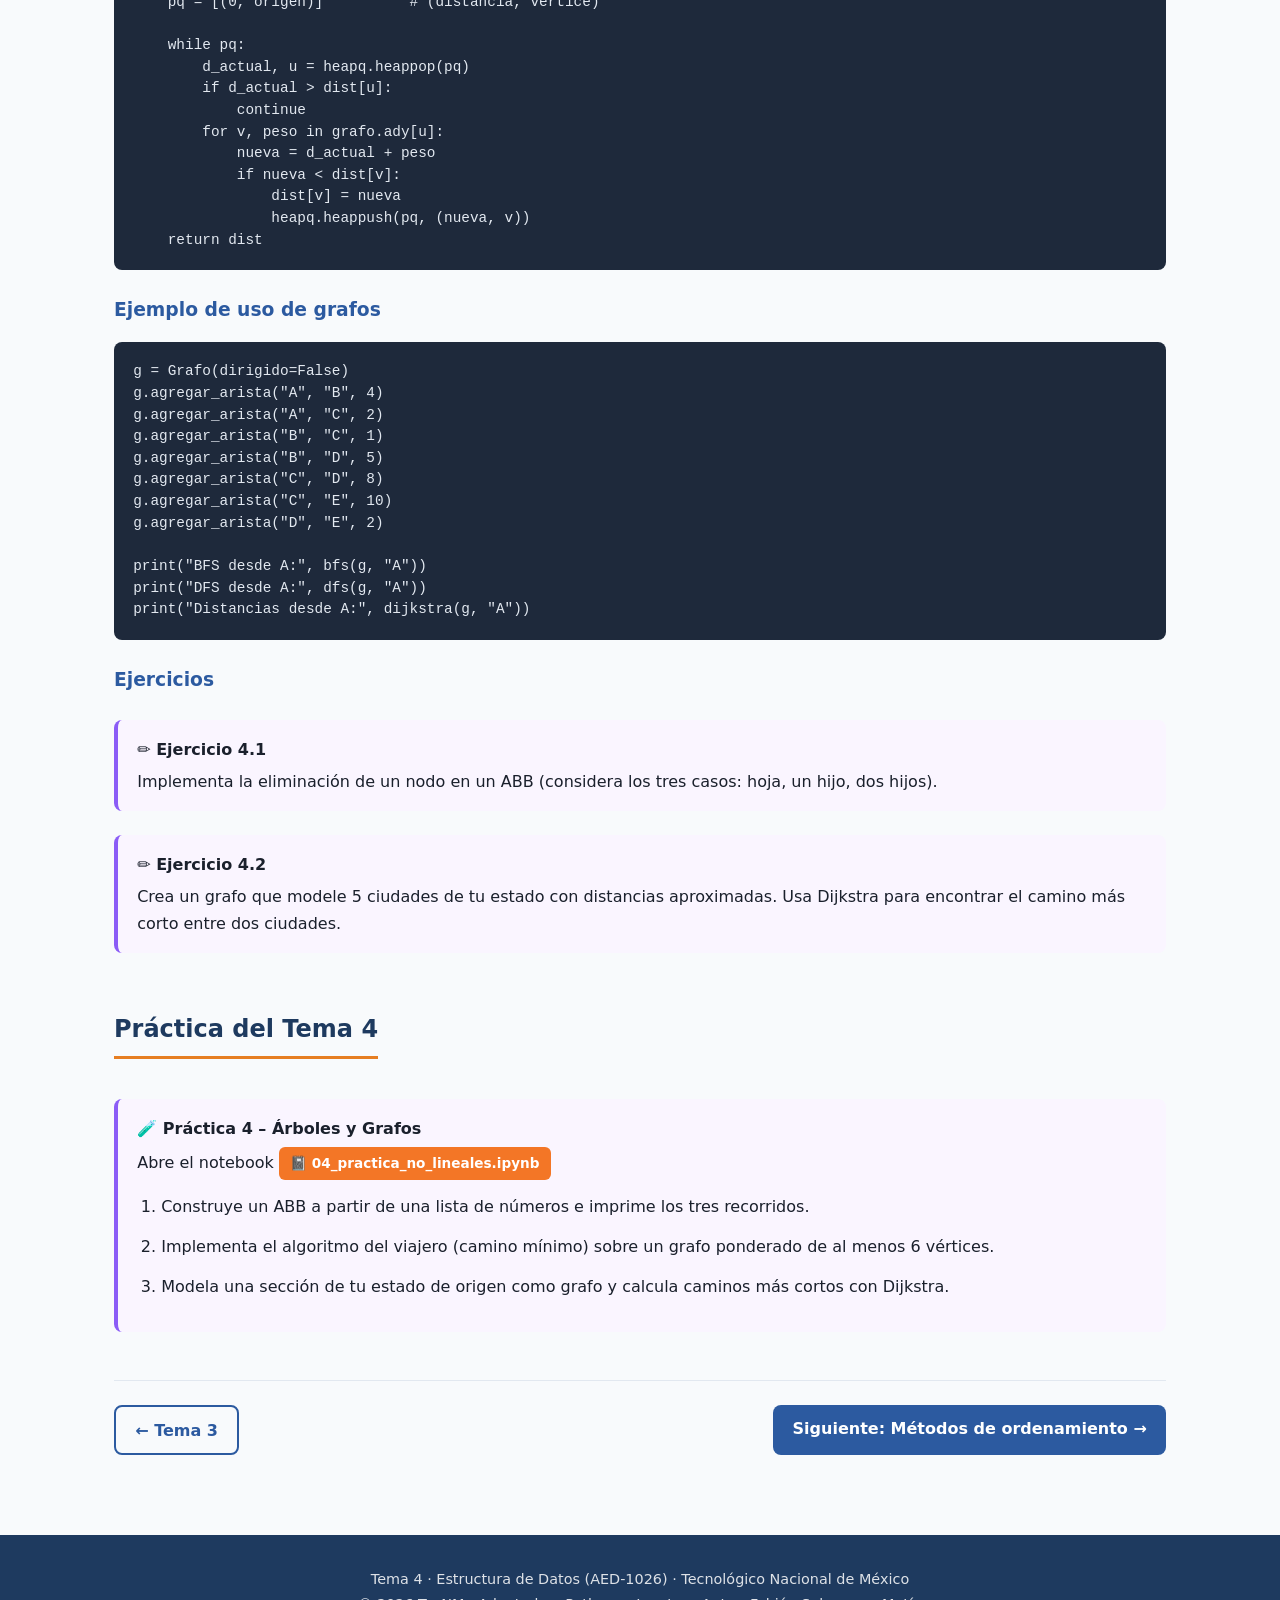
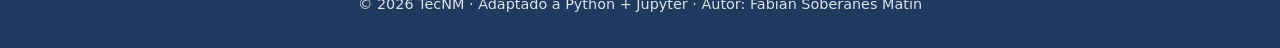
<file: temas/04-estructuras-no-lineales.html>
<!DOCTYPE html>
<html lang="es">
<head>
  <meta charset="UTF-8">
  <meta name="viewport" content="width=device-width, initial-scale=1.0">
  <title>4. Estructuras no lineales | AED-1026</title>
  <link rel="stylesheet" href="../css/styles.css">
</head>
<body>
  <header class="header">
    <div class="header-inner">
      <a href="../index.html" class="logo">📚 Estructura de Datos <span>AED-1026</span></a>
      <nav>
        <a href="../index.html">Inicio</a>
        <a href="../index.html#temario">Temario</a>
        <a href="../notebooks/">Notebooks</a>
      </nav>
    </div>
  </header>

  <div class="page-header">
    <div class="container">
      <div class="breadcrumb"><a href="../index.html">Inicio</a> › Tema 4</div>
      <h1>4. Estructuras no lineales</h1>
    </div>
  </div>

  <main class="container content">
    <p>
      Las estructuras no lineales permiten representar relaciones jerárquicas (árboles) 
      o de red (grafos). Son fundamentales para modelar problemas del mundo real más complejos.
    </p>

    <h2>Subtemas</h2>
    <ul class="subtema-list">
      <li><a href="#4-1"><span class="num">4.1</span> Árboles</a></li>
      <li><a href="#4-2"><span class="num">4.2</span> Grafos</a></li>
    </ul>

    <!-- 4.1 Árboles -->
    <h2 id="4-1">4.1 Árboles</h2>
    <p>
      Un <strong>árbol</strong> es una estructura jerárquica de nodos conectados por aristas, 
      sin ciclos. Existe un nodo especial llamado <strong>raíz</strong>.
    </p>

    <h3>4.1.1 Clasificación de árboles</h3>
    <ul>
      <li><strong>Árbol general</strong>: cada nodo puede tener cualquier número de hijos.</li>
      <li><strong>Árbol binario</strong>: cada nodo tiene como máximo dos hijos (izquierdo y derecho).</li>
      <li><strong>Árbol binario de búsqueda (ABB)</strong>: para cada nodo, los valores del subárbol izquierdo 
          son menores y los del derecho mayores.</li>
      <li><strong>Árbol balanceado</strong> (AVL, Rojo-Negro): mantiene altura equilibrada para garantizar O(log n).</li>
      <li><strong>Montículo (Heap)</strong>: árbol binario completo con propiedad de orden (min o max).</li>
    </ul>

    <h3>Nodo de árbol binario</h3>
<pre><code>class NodoArbol:
    def __init__(self, valor):
        self.valor = valor
        self.izq = None
        self.der = None
</code></pre>

    <h3>4.1.2 Operaciones básicas sobre árboles binarios</h3>

    <h4>Árbol binario de búsqueda – inserción y búsqueda</h4>
<pre><code>class ABB:
    def __init__(self):
        self.raiz = None
    
    def insertar(self, valor):
        self.raiz = self._insertar(self.raiz, valor)
    
    def _insertar(self, nodo, valor):
        if nodo is None:
            return NodoArbol(valor)
        if valor &lt; nodo.valor:
            nodo.izq = self._insertar(nodo.izq, valor)
        elif valor &gt; nodo.valor:
            nodo.der = self._insertar(nodo.der, valor)
        return nodo
    
    def buscar(self, valor):
        return self._buscar(self.raiz, valor)
    
    def _buscar(self, nodo, valor):
        if nodo is None or nodo.valor == valor:
            return nodo
        if valor &lt; nodo.valor:
            return self._buscar(nodo.izq, valor)
        return self._buscar(nodo.der, valor)
</code></pre>

    <h4>Recorridos de un árbol binario</h4>
<pre><code>def inorden(nodo):
    """Izquierda → Raíz → Derecha  (en ABB produce orden ascendente)"""
    if nodo:
        inorden(nodo.izq)
        print(nodo.valor, end=" ")
        inorden(nodo.der)

def preorden(nodo):
    """Raíz → Izquierda → Derecha"""
    if nodo:
        print(nodo.valor, end=" ")
        preorden(nodo.izq)
        preorden(nodo.der)

def postorden(nodo):
    """Izquierda → Derecha → Raíz"""
    if nodo:
        postorden(nodo.izq)
        postorden(nodo.der)
        print(nodo.valor, end=" ")
</code></pre>

    <h3>4.1.3 Aplicaciones de los árboles</h3>
    <ul>
      <li>Sistemas de archivos (directorios).</li>
      <li>Árboles de decisión y de expresión.</li>
      <li>Índices en bases de datos (B-trees).</li>
      <li>Huffman coding (compresión).</li>
      <li>Inteligencia artificial (árboles de juego).</li>
    </ul>

    <h3>Ejemplo completo de uso</h3>
<pre><code>arbol = ABB()
for v in [50, 30, 70, 20, 40, 60, 80]:
    arbol.insertar(v)

print("Inorden:", end=" ")
inorden(arbol.raiz)          # 20 30 40 50 60 70 80

print("\n¿Existe 40?", arbol.buscar(40) is not None)  # True
print("¿Existe 99?", arbol.buscar(99) is not None)  # False
</code></pre>

    <!-- 4.2 Grafos -->
    <h2 id="4-2">4.2 Grafos</h2>
    <p>
      Un <strong>grafo</strong> G = (V, E) está formado por un conjunto de vértices V 
      y un conjunto de aristas E que conectan pares de vértices. Pueden ser dirigidos o no dirigidos, 
      ponderados o no ponderados.
    </p>

    <h3>4.2.1 Representación de grafos</h3>
    <ul>
      <li><strong>Matriz de adyacencia</strong>: matriz |V| × |V|. Buena para grafos densos.</li>
      <li><strong>Lista de adyacencia</strong>: diccionario o lista de listas. Buena para grafos dispersos.</li>
    </ul>

    <h3>Representación con lista de adyacencia (Python)</h3>
<pre><code>from collections import defaultdict

class Grafo:
    def __init__(self, dirigido=False):
        self.ady = defaultdict(list)
        self.dirigido = dirigido
    
    def agregar_arista(self, u, v, peso=1):
        self.ady[u].append((v, peso))
        if not self.dirigido:
            self.ady[v].append((u, peso))
    
    def mostrar(self):
        for vertice in self.ady:
            print(f"{vertice}: {self.ady[vertice]}")
</code></pre>

    <h3>4.2.2 Operaciones básicas y recorridos</h3>

    <h4>BFS – Recorrido en anchura</h4>
<pre><code>from collections import deque

def bfs(grafo, inicio):
    visitados = set()
    cola = deque([inicio])
    visitados.add(inicio)
    orden = []
    
    while cola:
        actual = cola.popleft()
        orden.append(actual)
        for vecino, _ in grafo.ady[actual]:
            if vecino not in visitados:
                visitados.add(vecino)
                cola.append(vecino)
    return orden
</code></pre>

    <h4>DFS – Recorrido en profundidad</h4>
<pre><code>def dfs(grafo, inicio, visitados=None):
    if visitados is None:
        visitados = set()
    visitados.add(inicio)
    orden = [inicio]
    for vecino, _ in grafo.ady[inicio]:
        if vecino not in visitados:
            orden.extend(dfs(grafo, vecino, visitados))
    return orden
</code></pre>

    <h4>Algoritmo de Dijkstra (camino mínimo)</h4>
<pre><code>import heapq

def dijkstra(grafo, origen):
    dist = {v: float('inf') for v in grafo.ady}
    dist[origen] = 0
    pq = [(0, origen)]          # (distancia, vértice)
    
    while pq:
        d_actual, u = heapq.heappop(pq)
        if d_actual &gt; dist[u]:
            continue
        for v, peso in grafo.ady[u]:
            nueva = d_actual + peso
            if nueva &lt; dist[v]:
                dist[v] = nueva
                heapq.heappush(pq, (nueva, v))
    return dist
</code></pre>

    <h3>Ejemplo de uso de grafos</h3>
<pre><code>g = Grafo(dirigido=False)
g.agregar_arista("A", "B", 4)
g.agregar_arista("A", "C", 2)
g.agregar_arista("B", "C", 1)
g.agregar_arista("B", "D", 5)
g.agregar_arista("C", "D", 8)
g.agregar_arista("C", "E", 10)
g.agregar_arista("D", "E", 2)

print("BFS desde A:", bfs(g, "A"))
print("DFS desde A:", dfs(g, "A"))
print("Distancias desde A:", dijkstra(g, "A"))
</code></pre>

    <h3>Ejercicios</h3>
    <div class="practice">
      <strong>✏️ Ejercicio 4.1</strong>
      Implementa la eliminación de un nodo en un ABB (considera los tres casos: hoja, un hijo, dos hijos).
    </div>
    <div class="practice">
      <strong>✏️ Ejercicio 4.2</strong>
      Crea un grafo que modele 5 ciudades de tu estado con distancias aproximadas. 
      Usa Dijkstra para encontrar el camino más corto entre dos ciudades.
    </div>

    <!-- Práctica -->
    <h2>Práctica del Tema 4</h2>
    <div class="practice">
      <strong>🧪 Práctica 4 – Árboles y Grafos</strong>
      <p>Abre el notebook <a href="../notebooks/04_practica_no_lineales.ipynb" class="jupyter-badge">📓 04_practica_no_lineales.ipynb</a></p>
      <ol>
        <li>Construye un ABB a partir de una lista de números e imprime los tres recorridos.</li>
        <li>Implementa el algoritmo del viajero (camino mínimo) sobre un grafo ponderado de al menos 6 vértices.</li>
        <li>Modela una sección de tu estado de origen como grafo y calcula caminos más cortos con Dijkstra.</li>
      </ol>
    </div>

    <div class="nav-buttons">
      <a href="03-estructuras-lineales.html" class="btn btn-outline">← Tema 3</a>
      <a href="05-ordenamiento.html" class="btn btn-primary">Siguiente: Métodos de ordenamiento →</a>
    </div>
      </main>

  <footer>
    <p>Tema 4 · Estructura de Datos (AED-1026) · Tecnológico Nacional de México</p>
        <p>© 2026 TecNM · Adaptado a Python + Jupyter · Autor: Fabián Soberanes Matín</p>
  </footer>
</body>
</html>
</file>
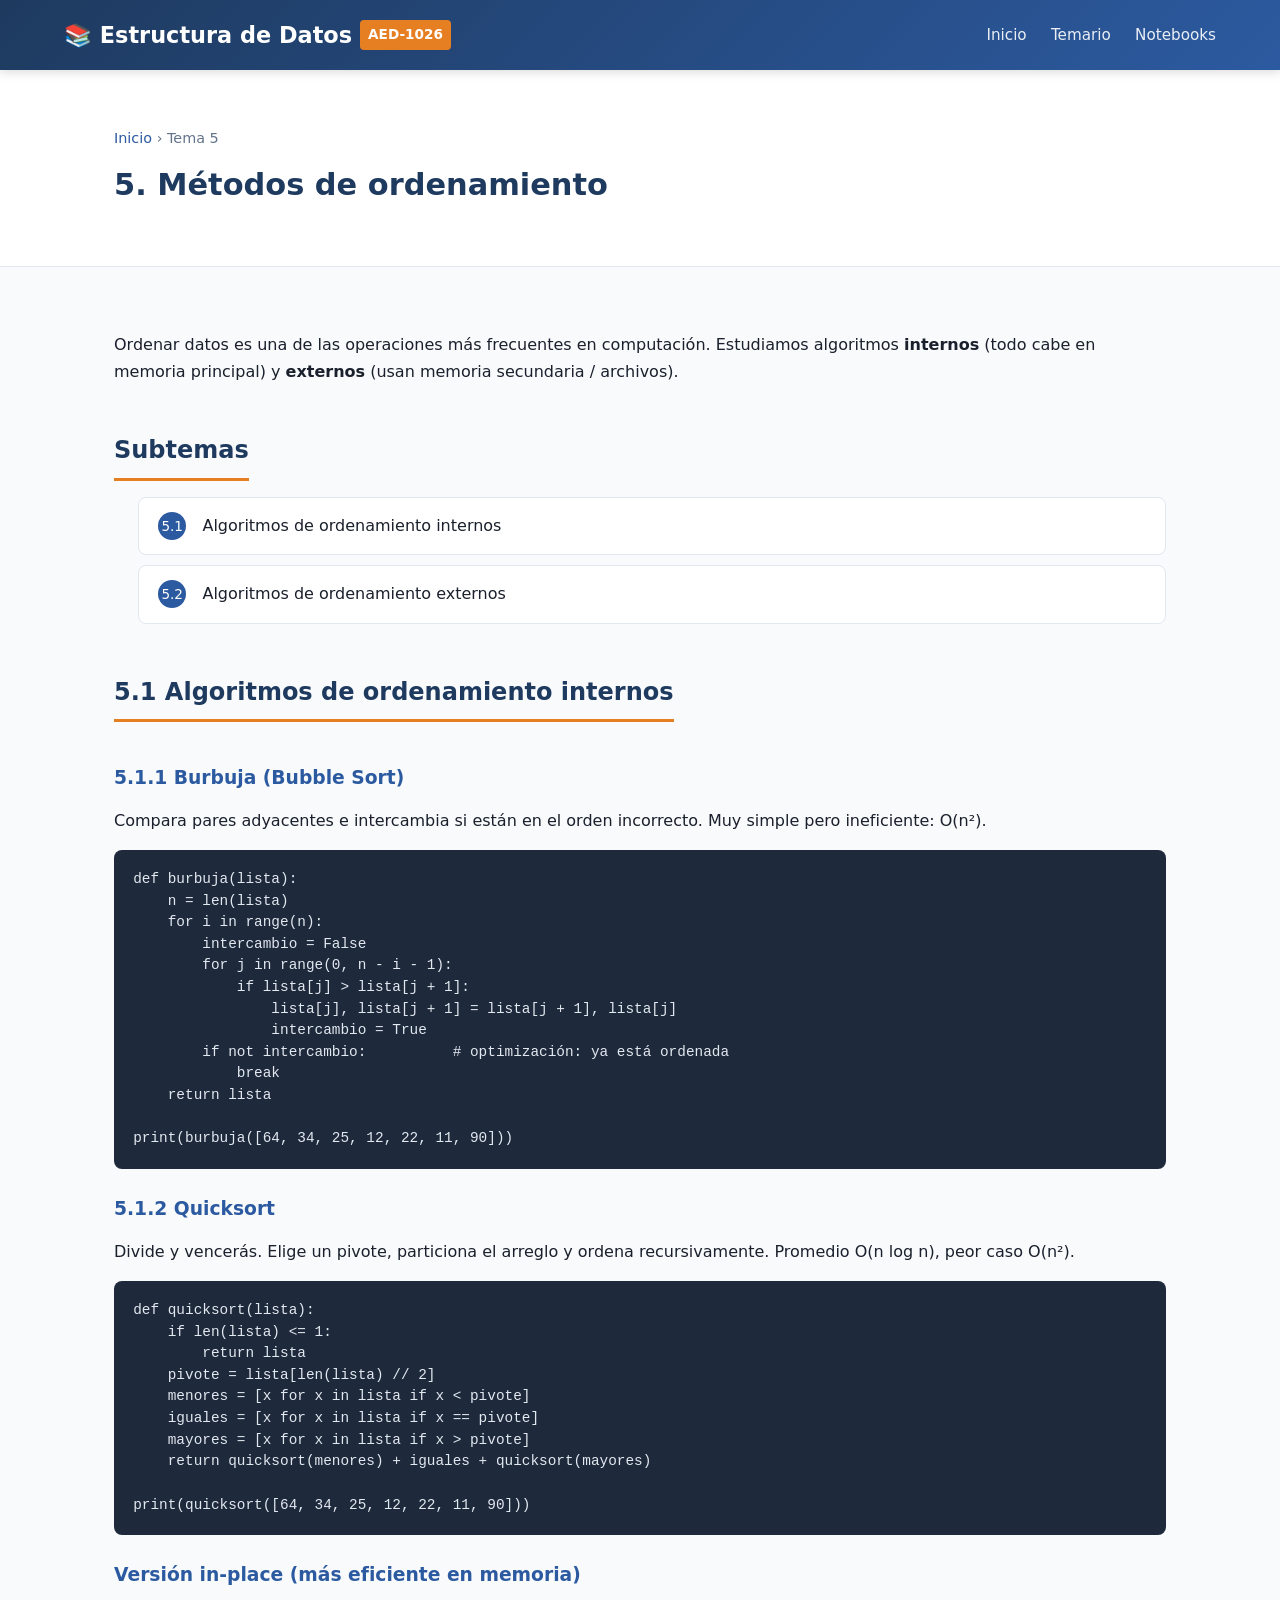
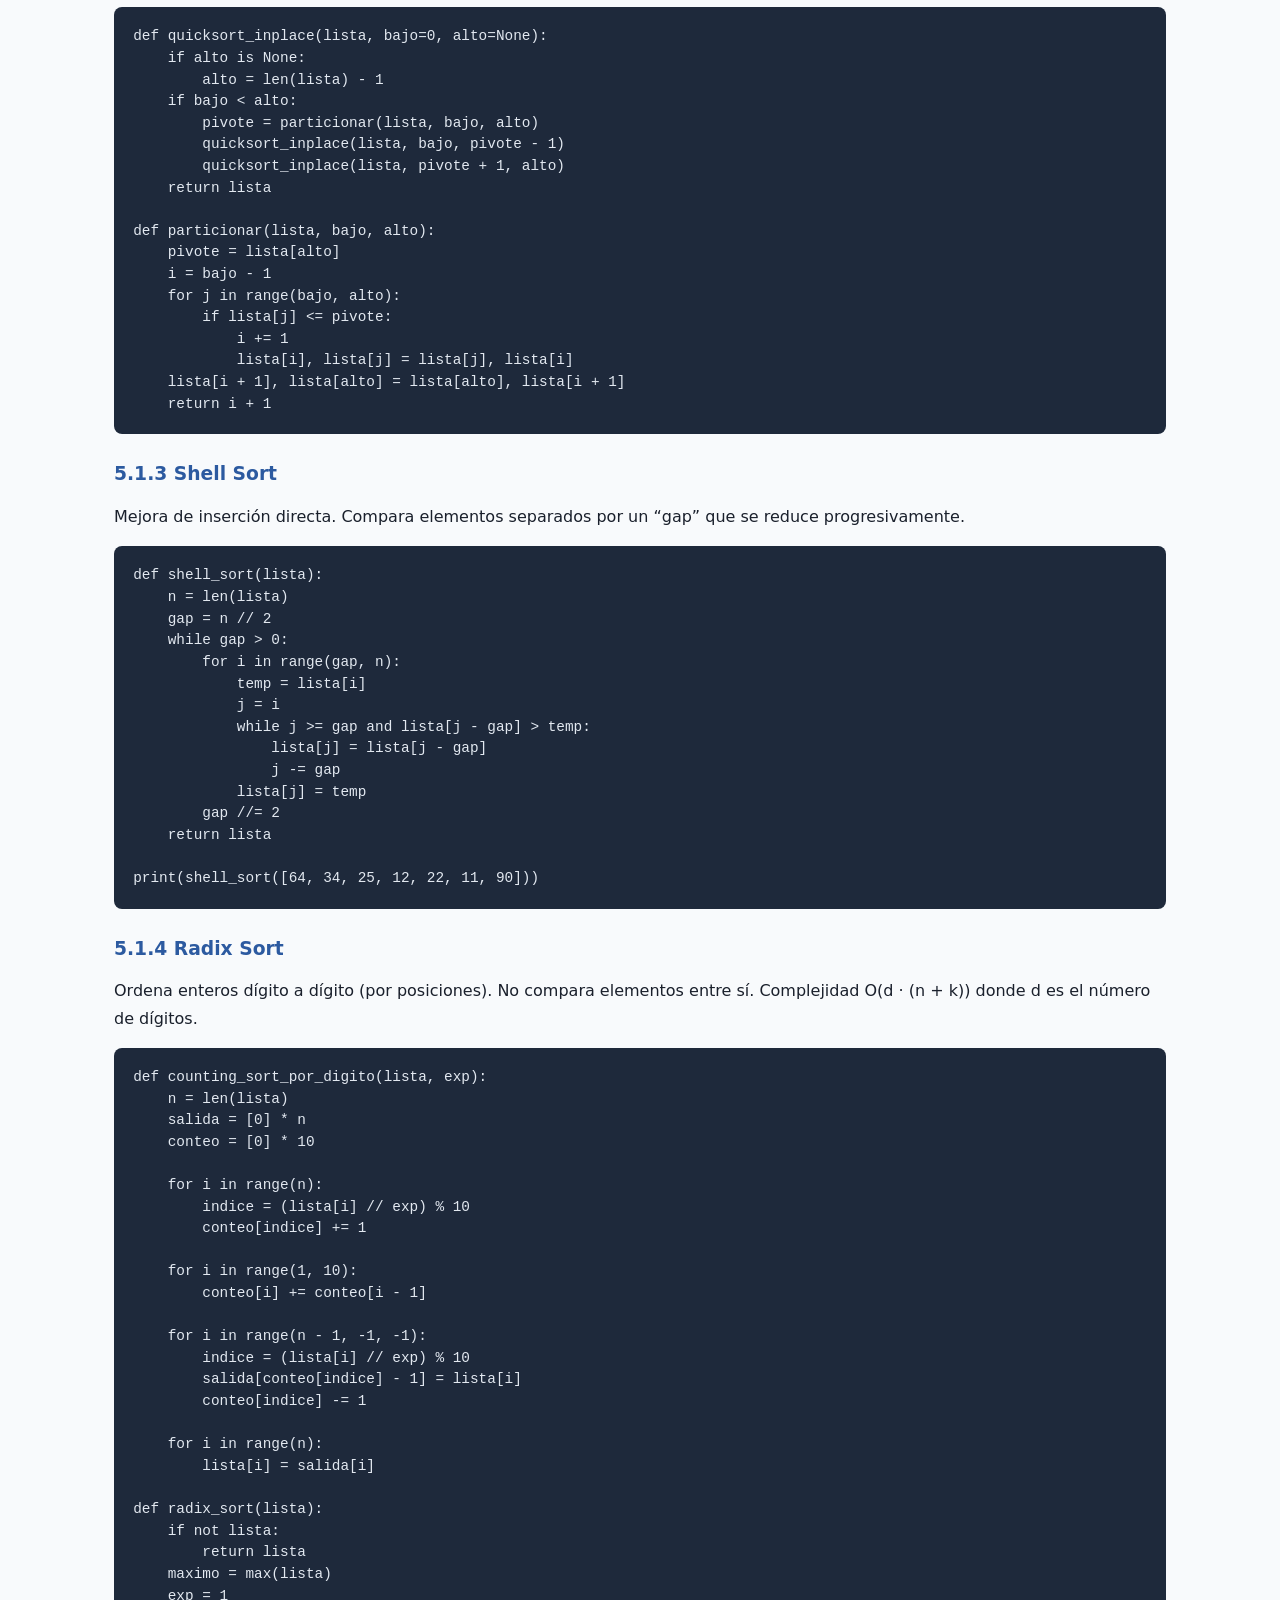
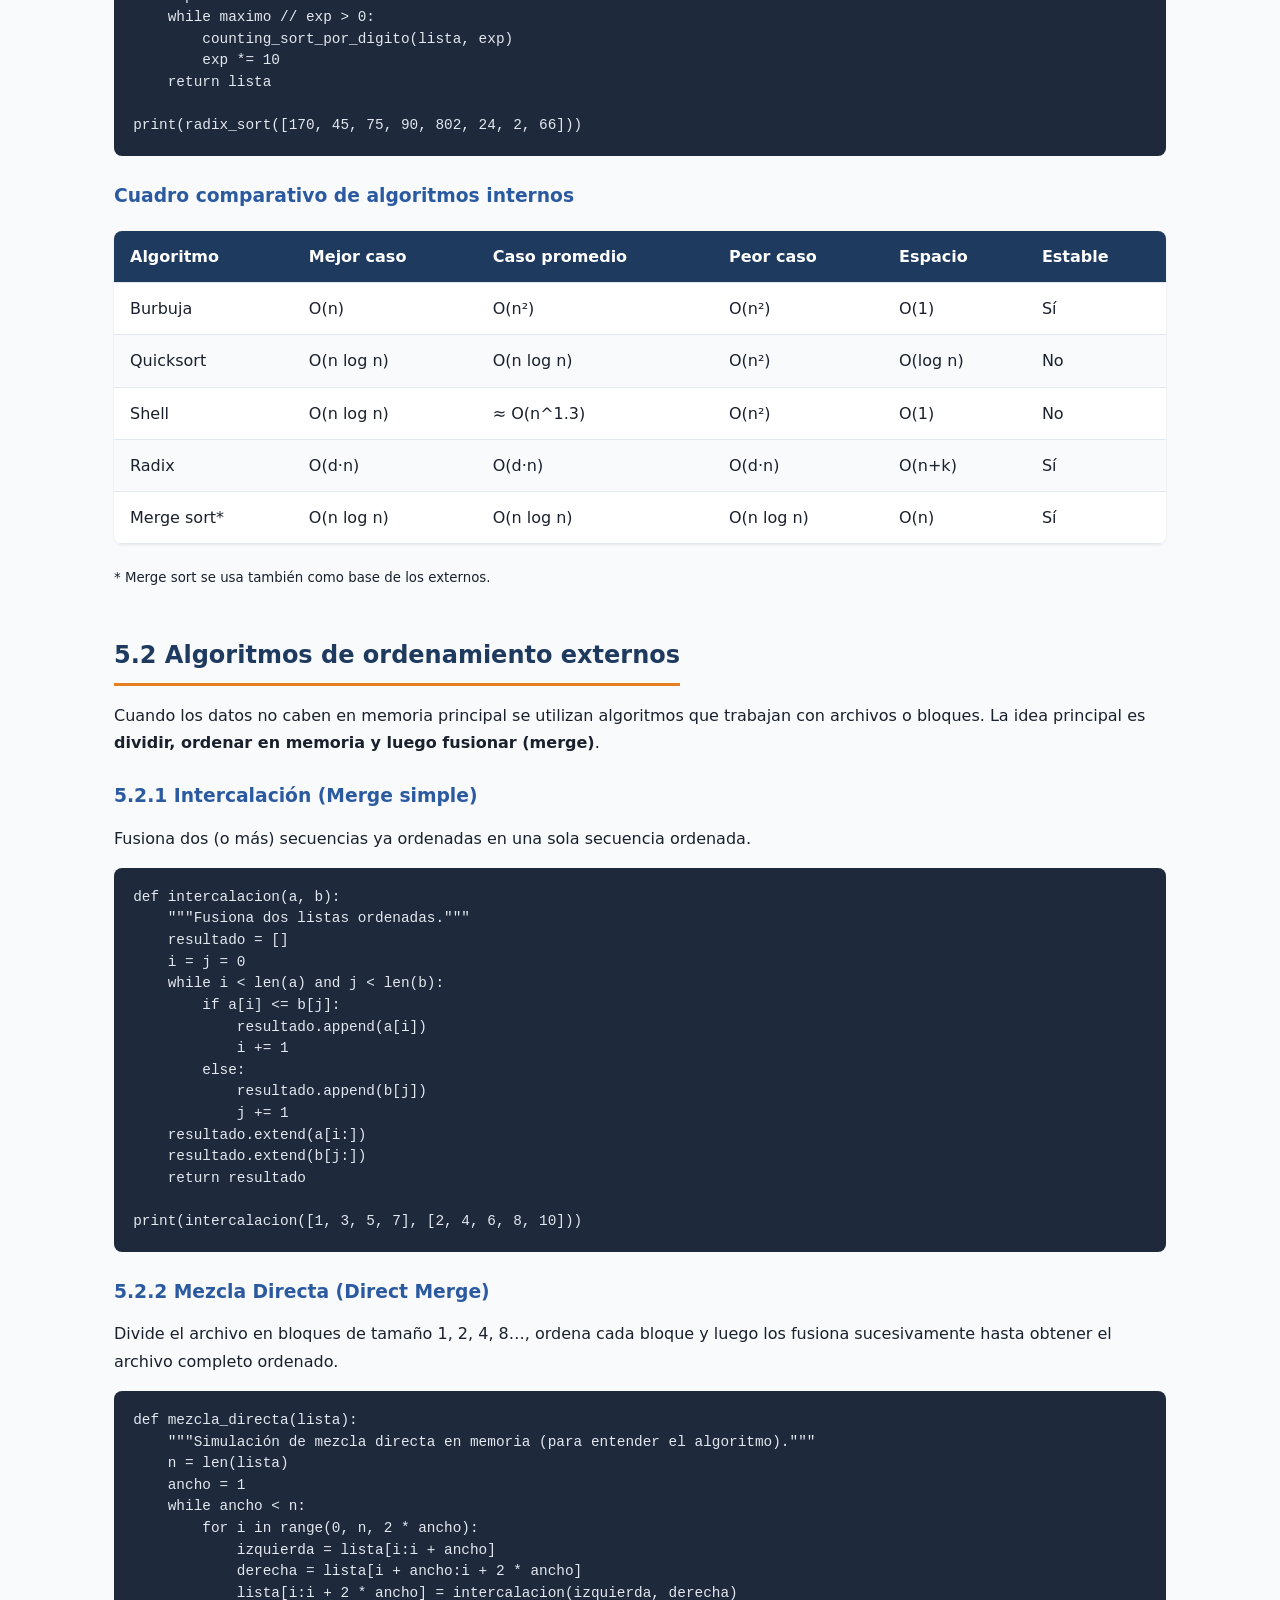
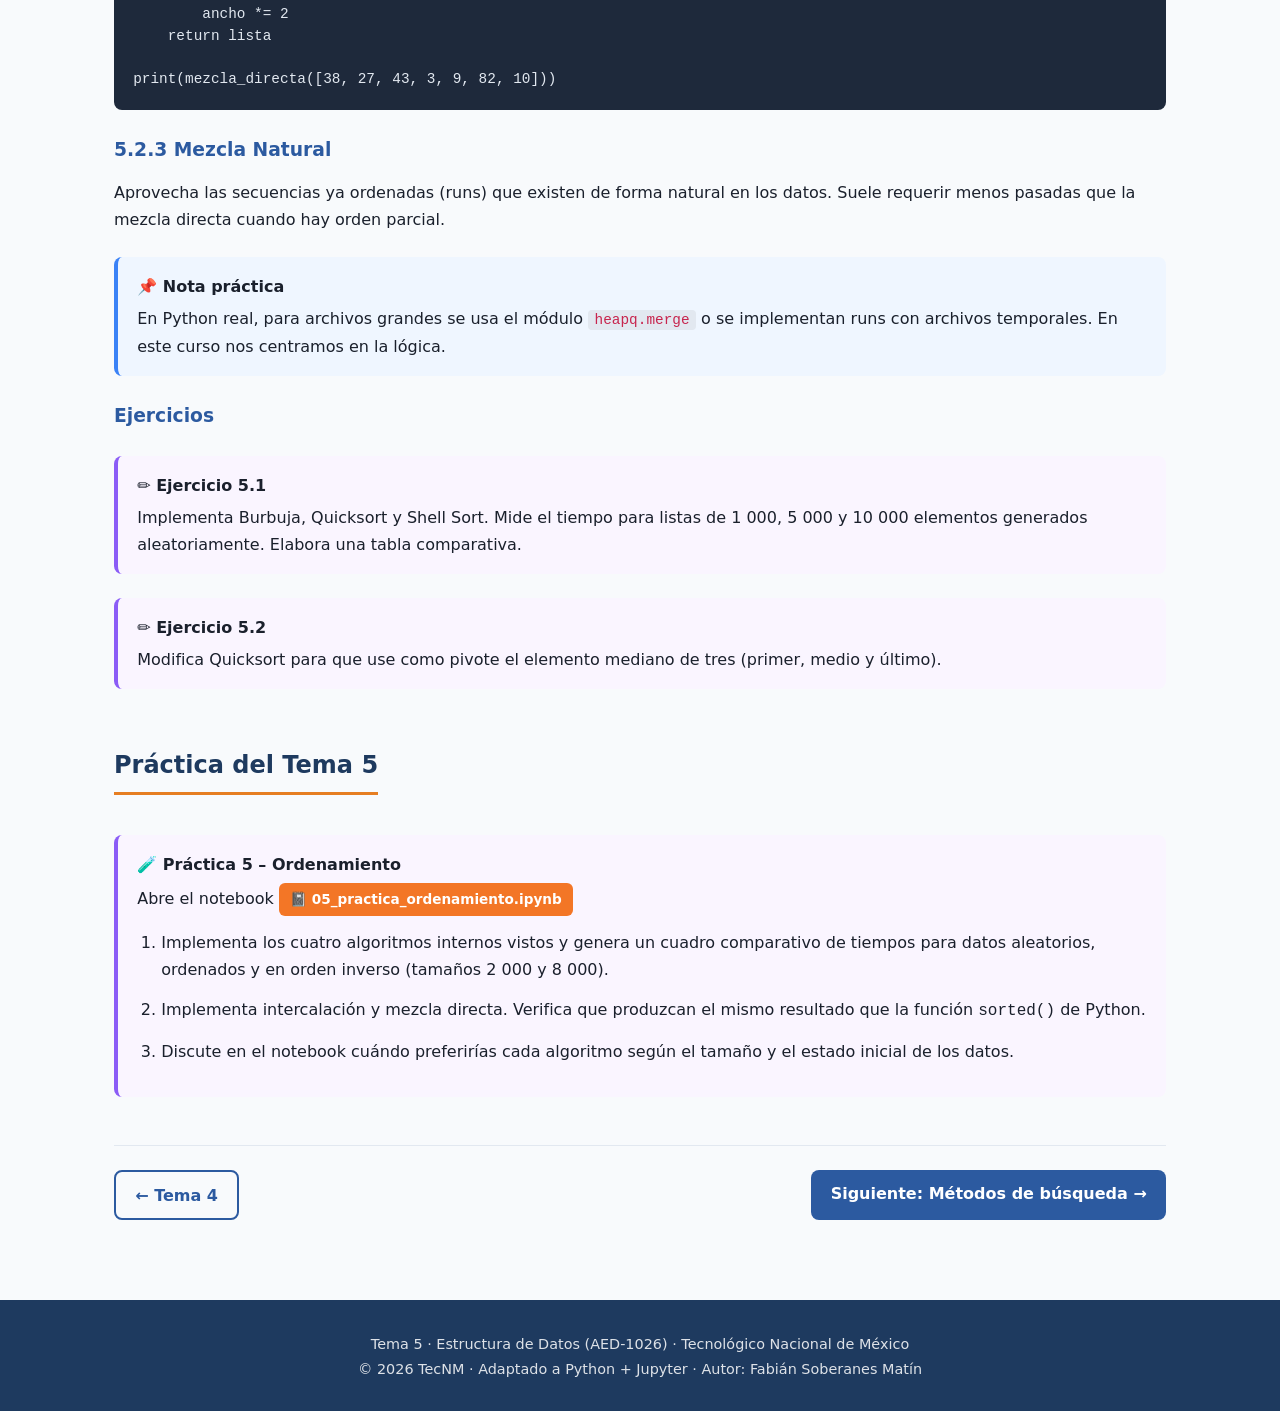
<file: temas/05-ordenamiento.html>
<!DOCTYPE html>
<html lang="es">
<head>
  <meta charset="UTF-8">
  <meta name="viewport" content="width=device-width, initial-scale=1.0">
  <title>5. Métodos de ordenamiento | AED-1026</title>
  <link rel="stylesheet" href="../css/styles.css">
</head>
<body>
  <header class="header">
    <div class="header-inner">
      <a href="../index.html" class="logo">📚 Estructura de Datos <span>AED-1026</span></a>
      <nav>
        <a href="../index.html">Inicio</a>
        <a href="../index.html#temario">Temario</a>
        <a href="../notebooks/">Notebooks</a>
      </nav>
    </div>
  </header>

  <div class="page-header">
    <div class="container">
      <div class="breadcrumb"><a href="../index.html">Inicio</a> › Tema 5</div>
      <h1>5. Métodos de ordenamiento</h1>
    </div>
  </div>

  <main class="container content">
    <p>
      Ordenar datos es una de las operaciones más frecuentes en computación. 
      Estudiamos algoritmos <strong>internos</strong> (todo cabe en memoria principal) 
      y <strong>externos</strong> (usan memoria secundaria / archivos).
    </p>

    <h2>Subtemas</h2>
    <ul class="subtema-list">
      <li><a href="#5-1"><span class="num">5.1</span> Algoritmos de ordenamiento internos</a></li>
      <li><a href="#5-2"><span class="num">5.2</span> Algoritmos de ordenamiento externos</a></li>
    </ul>

    <!-- 5.1 Internos -->
    <h2 id="5-1">5.1 Algoritmos de ordenamiento internos</h2>

    <h3>5.1.1 Burbuja (Bubble Sort)</h3>
    <p>Compara pares adyacentes e intercambia si están en el orden incorrecto. Muy simple pero ineficiente: O(n²).</p>
<pre><code>def burbuja(lista):
    n = len(lista)
    for i in range(n):
        intercambio = False
        for j in range(0, n - i - 1):
            if lista[j] &gt; lista[j + 1]:
                lista[j], lista[j + 1] = lista[j + 1], lista[j]
                intercambio = True
        if not intercambio:          # optimización: ya está ordenada
            break
    return lista

print(burbuja([64, 34, 25, 12, 22, 11, 90]))
</code></pre>

    <h3>5.1.2 Quicksort</h3>
    <p>
      Divide y vencerás. Elige un pivote, particiona el arreglo y ordena recursivamente. 
      Promedio O(n log n), peor caso O(n²).
    </p>
<pre><code>def quicksort(lista):
    if len(lista) &lt;= 1:
        return lista
    pivote = lista[len(lista) // 2]
    menores = [x for x in lista if x &lt; pivote]
    iguales = [x for x in lista if x == pivote]
    mayores = [x for x in lista if x &gt; pivote]
    return quicksort(menores) + iguales + quicksort(mayores)

print(quicksort([64, 34, 25, 12, 22, 11, 90]))
</code></pre>

    <h3>Versión in-place (más eficiente en memoria)</h3>
<pre><code>def quicksort_inplace(lista, bajo=0, alto=None):
    if alto is None:
        alto = len(lista) - 1
    if bajo &lt; alto:
        pivote = particionar(lista, bajo, alto)
        quicksort_inplace(lista, bajo, pivote - 1)
        quicksort_inplace(lista, pivote + 1, alto)
    return lista

def particionar(lista, bajo, alto):
    pivote = lista[alto]
    i = bajo - 1
    for j in range(bajo, alto):
        if lista[j] &lt;= pivote:
            i += 1
            lista[i], lista[j] = lista[j], lista[i]
    lista[i + 1], lista[alto] = lista[alto], lista[i + 1]
    return i + 1
</code></pre>

    <h3>5.1.3 Shell Sort</h3>
    <p>Mejora de inserción directa. Compara elementos separados por un “gap” que se reduce progresivamente.</p>
<pre><code>def shell_sort(lista):
    n = len(lista)
    gap = n // 2
    while gap &gt; 0:
        for i in range(gap, n):
            temp = lista[i]
            j = i
            while j &gt;= gap and lista[j - gap] &gt; temp:
                lista[j] = lista[j - gap]
                j -= gap
            lista[j] = temp
        gap //= 2
    return lista

print(shell_sort([64, 34, 25, 12, 22, 11, 90]))
</code></pre>

    <h3>5.1.4 Radix Sort</h3>
    <p>
      Ordena enteros dígito a dígito (por posiciones). No compara elementos entre sí. 
      Complejidad O(d · (n + k)) donde d es el número de dígitos.
    </p>
<pre><code>def counting_sort_por_digito(lista, exp):
    n = len(lista)
    salida = [0] * n
    conteo = [0] * 10
    
    for i in range(n):
        indice = (lista[i] // exp) % 10
        conteo[indice] += 1
    
    for i in range(1, 10):
        conteo[i] += conteo[i - 1]
    
    for i in range(n - 1, -1, -1):
        indice = (lista[i] // exp) % 10
        salida[conteo[indice] - 1] = lista[i]
        conteo[indice] -= 1
    
    for i in range(n):
        lista[i] = salida[i]

def radix_sort(lista):
    if not lista:
        return lista
    maximo = max(lista)
    exp = 1
    while maximo // exp &gt; 0:
        counting_sort_por_digito(lista, exp)
        exp *= 10
    return lista

print(radix_sort([170, 45, 75, 90, 802, 24, 2, 66]))
</code></pre>

    <h3>Cuadro comparativo de algoritmos internos</h3>
    <table>
      <thead>
        <tr>
          <th>Algoritmo</th>
          <th>Mejor caso</th>
          <th>Caso promedio</th>
          <th>Peor caso</th>
          <th>Espacio</th>
          <th>Estable</th>
        </tr>
      </thead>
      <tbody>
        <tr><td>Burbuja</td><td>O(n)</td><td>O(n²)</td><td>O(n²)</td><td>O(1)</td><td>Sí</td></tr>
        <tr><td>Quicksort</td><td>O(n log n)</td><td>O(n log n)</td><td>O(n²)</td><td>O(log n)</td><td>No</td></tr>
        <tr><td>Shell</td><td>O(n log n)</td><td>≈ O(n^1.3)</td><td>O(n²)</td><td>O(1)</td><td>No</td></tr>
        <tr><td>Radix</td><td>O(d·n)</td><td>O(d·n)</td><td>O(d·n)</td><td>O(n+k)</td><td>Sí</td></tr>
        <tr><td>Merge sort*</td><td>O(n log n)</td><td>O(n log n)</td><td>O(n log n)</td><td>O(n)</td><td>Sí</td></tr>
      </tbody>
    </table>
    <p><small>* Merge sort se usa también como base de los externos.</small></p>

    <!-- 5.2 Externos -->
    <h2 id="5-2">5.2 Algoritmos de ordenamiento externos</h2>
    <p>
      Cuando los datos no caben en memoria principal se utilizan algoritmos que trabajan 
      con archivos o bloques. La idea principal es <strong>dividir, ordenar en memoria 
      y luego fusionar (merge)</strong>.
    </p>

    <h3>5.2.1 Intercalación (Merge simple)</h3>
    <p>Fusiona dos (o más) secuencias ya ordenadas en una sola secuencia ordenada.</p>
<pre><code>def intercalacion(a, b):
    """Fusiona dos listas ordenadas."""
    resultado = []
    i = j = 0
    while i &lt; len(a) and j &lt; len(b):
        if a[i] &lt;= b[j]:
            resultado.append(a[i])
            i += 1
        else:
            resultado.append(b[j])
            j += 1
    resultado.extend(a[i:])
    resultado.extend(b[j:])
    return resultado

print(intercalacion([1, 3, 5, 7], [2, 4, 6, 8, 10]))
</code></pre>

    <h3>5.2.2 Mezcla Directa (Direct Merge)</h3>
    <p>
      Divide el archivo en bloques de tamaño 1, 2, 4, 8…, ordena cada bloque 
      y luego los fusiona sucesivamente hasta obtener el archivo completo ordenado.
    </p>
<pre><code>def mezcla_directa(lista):
    """Simulación de mezcla directa en memoria (para entender el algoritmo)."""
    n = len(lista)
    ancho = 1
    while ancho &lt; n:
        for i in range(0, n, 2 * ancho):
            izquierda = lista[i:i + ancho]
            derecha = lista[i + ancho:i + 2 * ancho]
            lista[i:i + 2 * ancho] = intercalacion(izquierda, derecha)
        ancho *= 2
    return lista

print(mezcla_directa([38, 27, 43, 3, 9, 82, 10]))
</code></pre>

    <h3>5.2.3 Mezcla Natural</h3>
    <p>
      Aprovecha las secuencias ya ordenadas (runs) que existen de forma natural en los datos. 
      Suele requerir menos pasadas que la mezcla directa cuando hay orden parcial.
    </p>

    <div class="note">
      <strong>📌 Nota práctica</strong>
      En Python real, para archivos grandes se usa el módulo <code class="inline-code">heapq.merge</code> 
      o se implementan runs con archivos temporales. En este curso nos centramos en la lógica.
    </div>

    <h3>Ejercicios</h3>
    <div class="practice">
      <strong>✏️ Ejercicio 5.1</strong>
      Implementa Burbuja, Quicksort y Shell Sort. Mide el tiempo para listas de 1 000, 5 000 y 10 000 
      elementos generados aleatoriamente. Elabora una tabla comparativa.
    </div>
    <div class="practice">
      <strong>✏️ Ejercicio 5.2</strong>
      Modifica Quicksort para que use como pivote el elemento mediano de tres (primer, medio y último).
    </div>

    <!-- Práctica -->
    <h2>Práctica del Tema 5</h2>
    <div class="practice">
      <strong>🧪 Práctica 5 – Ordenamiento</strong>
      <p>Abre el notebook <a href="../notebooks/05_practica_ordenamiento.ipynb" class="jupyter-badge">📓 05_practica_ordenamiento.ipynb</a></p>
      <ol>
        <li>Implementa los cuatro algoritmos internos vistos y genera un cuadro comparativo de tiempos 
            para datos aleatorios, ordenados y en orden inverso (tamaños 2 000 y 8 000).</li>
        <li>Implementa intercalación y mezcla directa. Verifica que produzcan el mismo resultado que 
            la función <code>sorted()</code> de Python.</li>
        <li>Discute en el notebook cuándo preferirías cada algoritmo según el tamaño y el estado inicial de los datos.</li>
      </ol>
    </div>

    <div class="nav-buttons">
      <a href="04-estructuras-no-lineales.html" class="btn btn-outline">← Tema 4</a>
      <a href="06-busqueda.html" class="btn btn-primary">Siguiente: Métodos de búsqueda →</a>
    </div>
  </main>

  <footer>
    <p>Tema 5 · Estructura de Datos (AED-1026) · Tecnológico Nacional de México</p>
        <p>© 2026 TecNM · Adaptado a Python + Jupyter · Autor: Fabián Soberanes Matín</p>
  </footer>
</body>
</html>
</file>
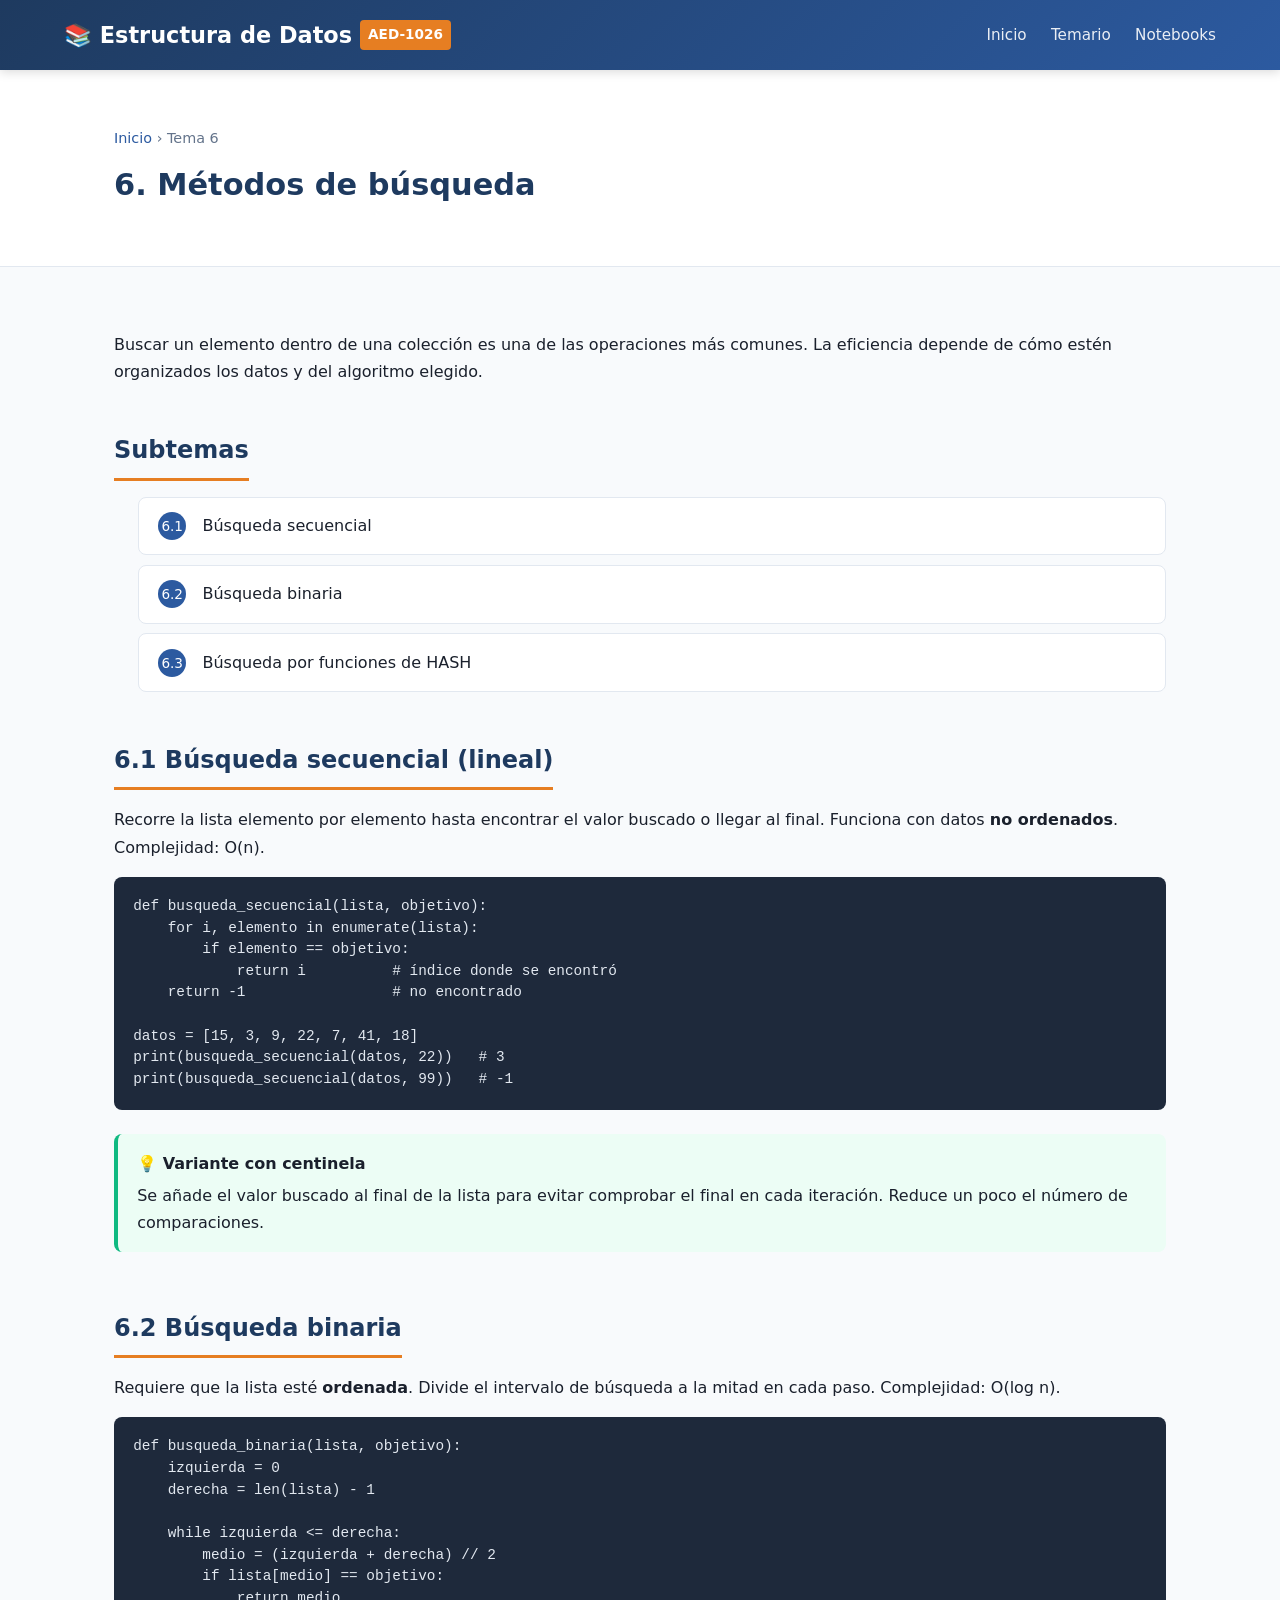
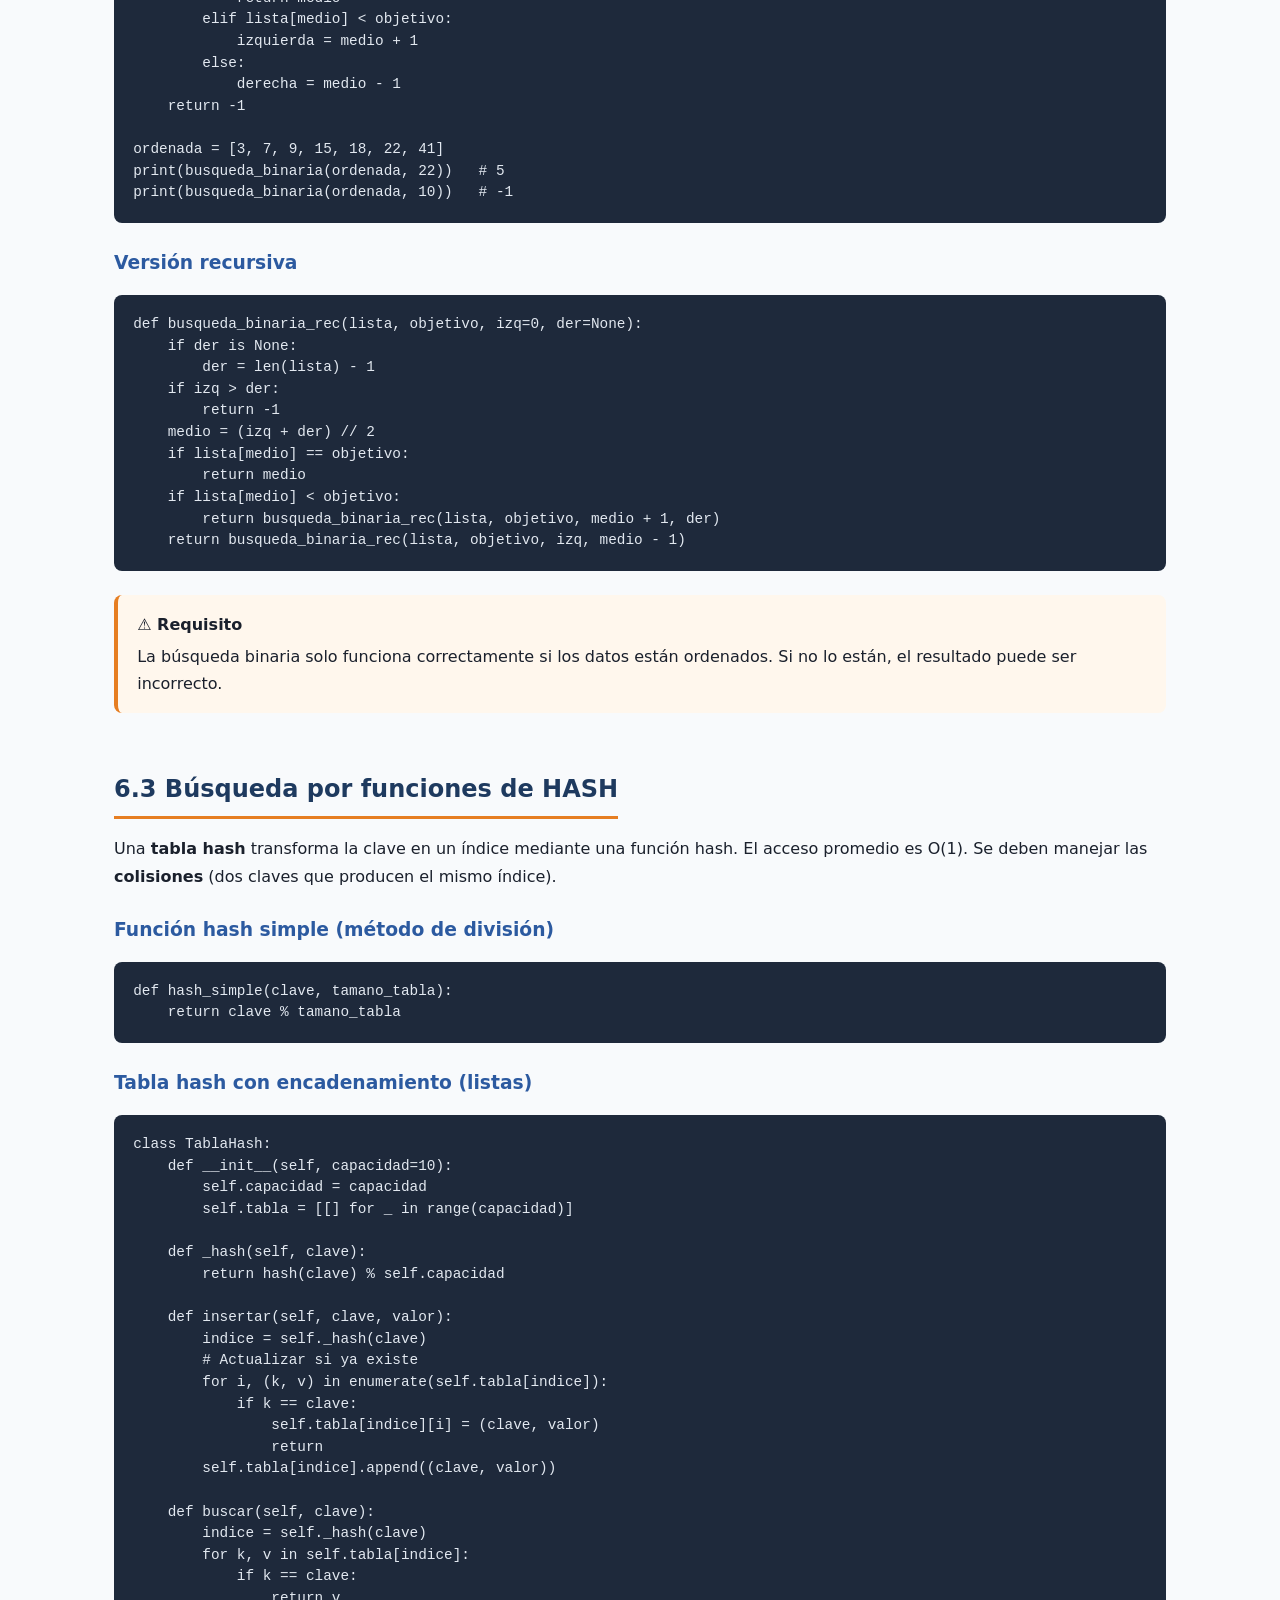
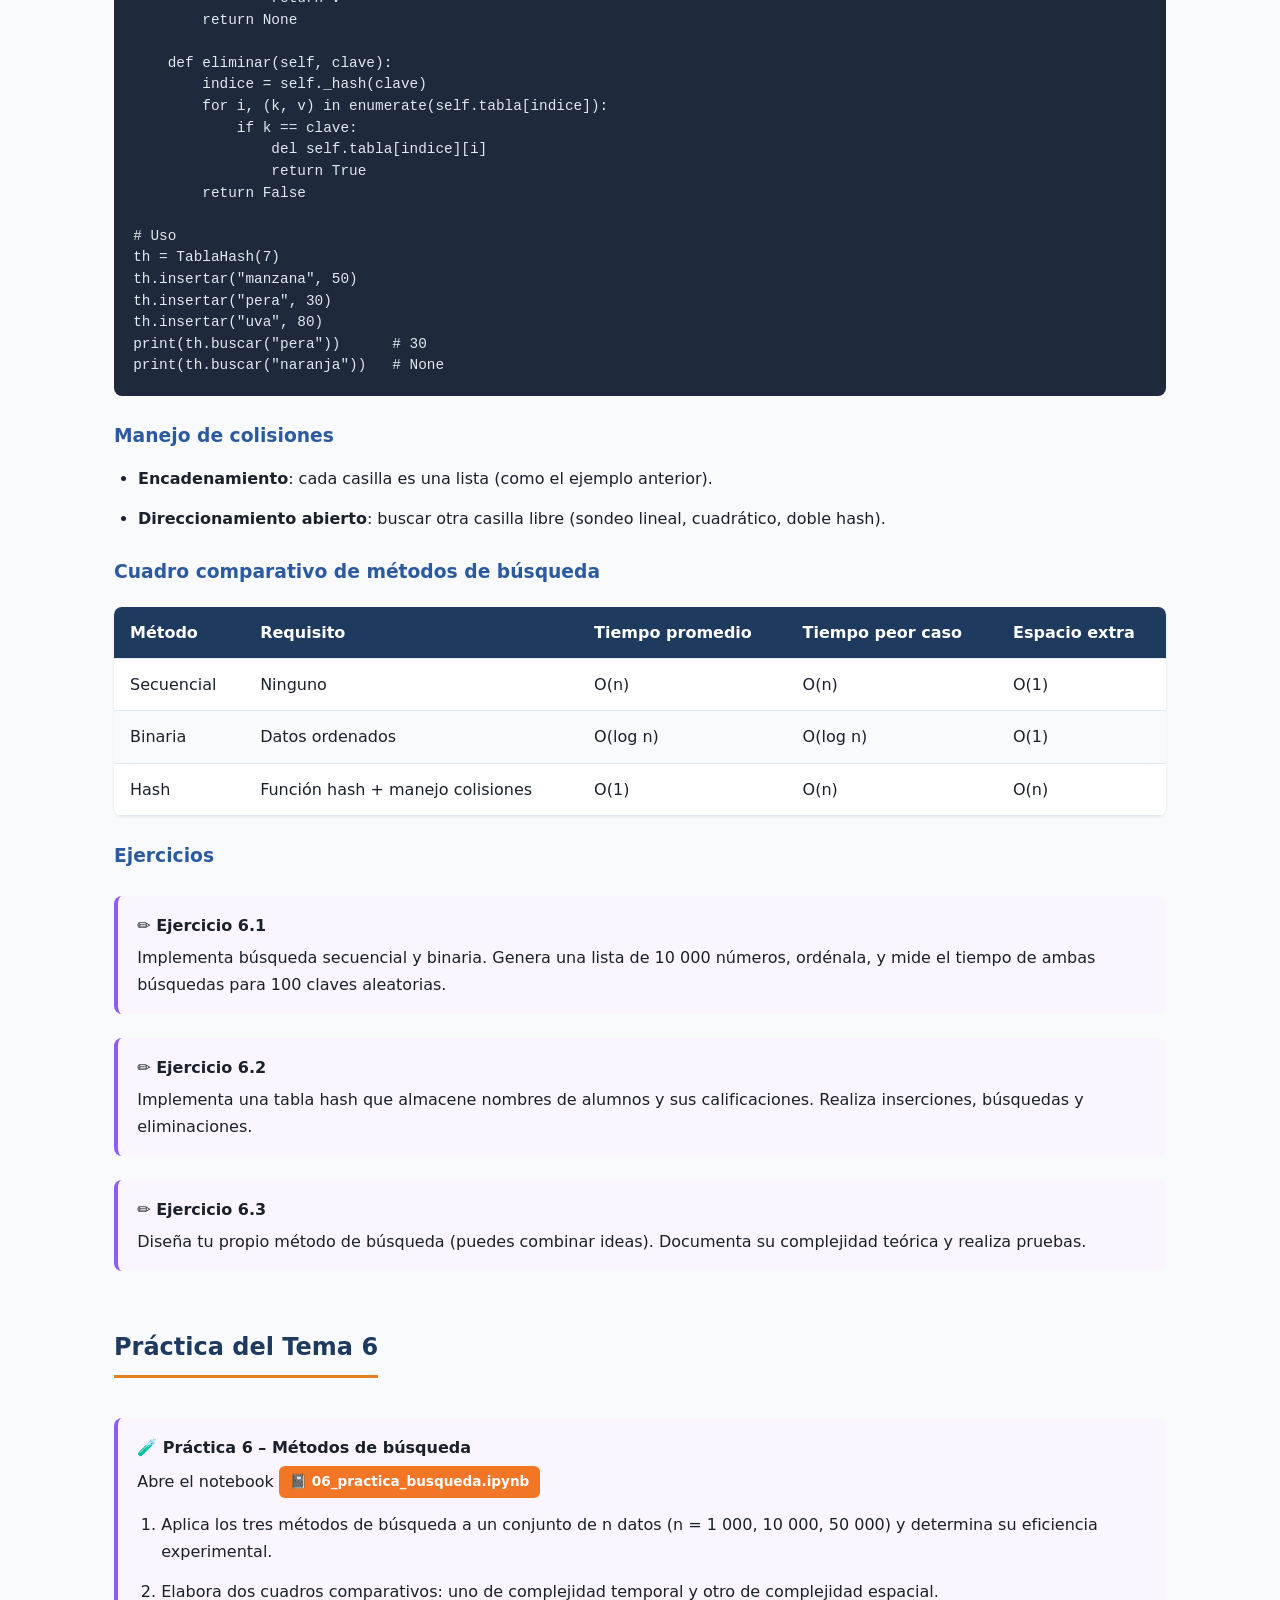
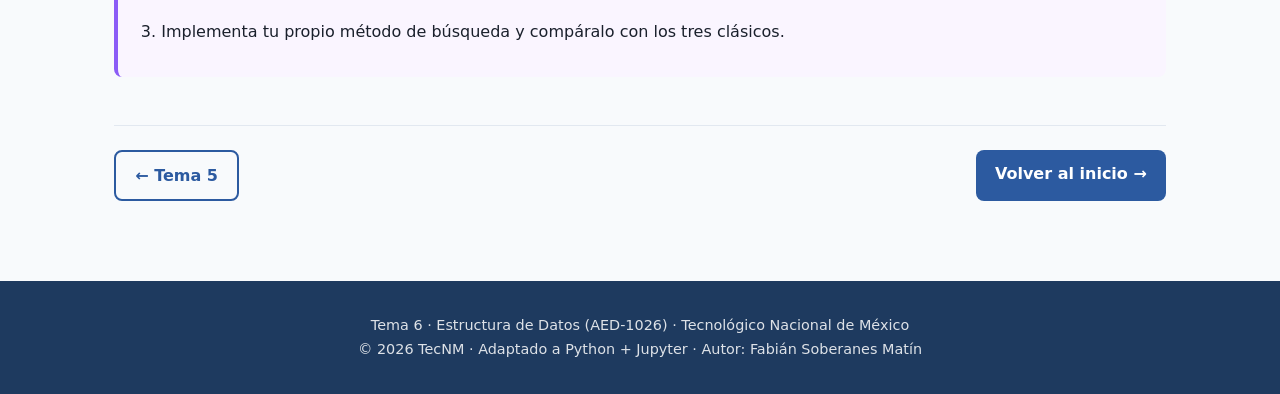
<file: temas/06-busqueda.html>
<!DOCTYPE html>
<html lang="es">
<head>
  <meta charset="UTF-8">
  <meta name="viewport" content="width=device-width, initial-scale=1.0">
  <title>6. Métodos de búsqueda | AED-1026</title>
  <link rel="stylesheet" href="../css/styles.css">
</head>
<body>
  <header class="header">
    <div class="header-inner">
      <a href="../index.html" class="logo">📚 Estructura de Datos <span>AED-1026</span></a>
      <nav>
        <a href="../index.html">Inicio</a>
        <a href="../index.html#temario">Temario</a>
        <a href="../notebooks/">Notebooks</a>
      </nav>
    </div>
  </header>

  <div class="page-header">
    <div class="container">
      <div class="breadcrumb"><a href="../index.html">Inicio</a> › Tema 6</div>
      <h1>6. Métodos de búsqueda</h1>
    </div>
  </div>

  <main class="container content">
    <p>
      Buscar un elemento dentro de una colección es una de las operaciones más comunes. 
      La eficiencia depende de cómo estén organizados los datos y del algoritmo elegido.
    </p>

    <h2>Subtemas</h2>
    <ul class="subtema-list">
      <li><a href="#6-1"><span class="num">6.1</span> Búsqueda secuencial</a></li>
      <li><a href="#6-2"><span class="num">6.2</span> Búsqueda binaria</a></li>
      <li><a href="#6-3"><span class="num">6.3</span> Búsqueda por funciones de HASH</a></li>
    </ul>

    <!-- 6.1 -->
    <h2 id="6-1">6.1 Búsqueda secuencial (lineal)</h2>
    <p>
      Recorre la lista elemento por elemento hasta encontrar el valor buscado o llegar al final. 
      Funciona con datos <strong>no ordenados</strong>. Complejidad: O(n).
    </p>
<pre><code>def busqueda_secuencial(lista, objetivo):
    for i, elemento in enumerate(lista):
        if elemento == objetivo:
            return i          # índice donde se encontró
    return -1                 # no encontrado

datos = [15, 3, 9, 22, 7, 41, 18]
print(busqueda_secuencial(datos, 22))   # 3
print(busqueda_secuencial(datos, 99))   # -1
</code></pre>

    <div class="tip">
      <strong>💡 Variante con centinela</strong>
      Se añade el valor buscado al final de la lista para evitar comprobar el final en cada iteración. 
      Reduce un poco el número de comparaciones.
    </div>

    <!-- 6.2 -->
    <h2 id="6-2">6.2 Búsqueda binaria</h2>
    <p>
      Requiere que la lista esté <strong>ordenada</strong>. Divide el intervalo de búsqueda a la mitad 
      en cada paso. Complejidad: O(log n).
    </p>
<pre><code>def busqueda_binaria(lista, objetivo):
    izquierda = 0
    derecha = len(lista) - 1
    
    while izquierda &lt;= derecha:
        medio = (izquierda + derecha) // 2
        if lista[medio] == objetivo:
            return medio
        elif lista[medio] &lt; objetivo:
            izquierda = medio + 1
        else:
            derecha = medio - 1
    return -1

ordenada = [3, 7, 9, 15, 18, 22, 41]
print(busqueda_binaria(ordenada, 22))   # 5
print(busqueda_binaria(ordenada, 10))   # -1
</code></pre>

    <h3>Versión recursiva</h3>
<pre><code>def busqueda_binaria_rec(lista, objetivo, izq=0, der=None):
    if der is None:
        der = len(lista) - 1
    if izq &gt; der:
        return -1
    medio = (izq + der) // 2
    if lista[medio] == objetivo:
        return medio
    if lista[medio] &lt; objetivo:
        return busqueda_binaria_rec(lista, objetivo, medio + 1, der)
    return busqueda_binaria_rec(lista, objetivo, izq, medio - 1)
</code></pre>

    <div class="warning">
      <strong>⚠️ Requisito</strong>
      La búsqueda binaria solo funciona correctamente si los datos están ordenados. 
      Si no lo están, el resultado puede ser incorrecto.
    </div>

    <!-- 6.3 -->
    <h2 id="6-3">6.3 Búsqueda por funciones de HASH</h2>
    <p>
      Una <strong>tabla hash</strong> transforma la clave en un índice mediante una función hash. 
      El acceso promedio es O(1). Se deben manejar las <strong>colisiones</strong> 
      (dos claves que producen el mismo índice).
    </p>

    <h3>Función hash simple (método de división)</h3>
<pre><code>def hash_simple(clave, tamano_tabla):
    return clave % tamano_tabla
</code></pre>

    <h3>Tabla hash con encadenamiento (listas)</h3>
<pre><code>class TablaHash:
    def __init__(self, capacidad=10):
        self.capacidad = capacidad
        self.tabla = [[] for _ in range(capacidad)]
    
    def _hash(self, clave):
        return hash(clave) % self.capacidad
    
    def insertar(self, clave, valor):
        indice = self._hash(clave)
        # Actualizar si ya existe
        for i, (k, v) in enumerate(self.tabla[indice]):
            if k == clave:
                self.tabla[indice][i] = (clave, valor)
                return
        self.tabla[indice].append((clave, valor))
    
    def buscar(self, clave):
        indice = self._hash(clave)
        for k, v in self.tabla[indice]:
            if k == clave:
                return v
        return None
    
    def eliminar(self, clave):
        indice = self._hash(clave)
        for i, (k, v) in enumerate(self.tabla[indice]):
            if k == clave:
                del self.tabla[indice][i]
                return True
        return False

# Uso
th = TablaHash(7)
th.insertar("manzana", 50)
th.insertar("pera", 30)
th.insertar("uva", 80)
print(th.buscar("pera"))      # 30
print(th.buscar("naranja"))   # None
</code></pre>

    <h3>Manejo de colisiones</h3>
    <ul>
      <li><strong>Encadenamiento</strong>: cada casilla es una lista (como el ejemplo anterior).</li>
      <li><strong>Direccionamiento abierto</strong>: buscar otra casilla libre (sondeo lineal, cuadrático, doble hash).</li>
    </ul>

    <h3>Cuadro comparativo de métodos de búsqueda</h3>
    <table>
      <thead>
        <tr>
          <th>Método</th>
          <th>Requisito</th>
          <th>Tiempo promedio</th>
          <th>Tiempo peor caso</th>
          <th>Espacio extra</th>
        </tr>
      </thead>
      <tbody>
        <tr><td>Secuencial</td><td>Ninguno</td><td>O(n)</td><td>O(n)</td><td>O(1)</td></tr>
        <tr><td>Binaria</td><td>Datos ordenados</td><td>O(log n)</td><td>O(log n)</td><td>O(1)</td></tr>
        <tr><td>Hash</td><td>Función hash + manejo colisiones</td><td>O(1)</td><td>O(n)</td><td>O(n)</td></tr>
      </tbody>
    </table>

    <h3>Ejercicios</h3>
    <div class="practice">
      <strong>✏️ Ejercicio 6.1</strong>
      Implementa búsqueda secuencial y binaria. Genera una lista de 10 000 números, ordénala, 
      y mide el tiempo de ambas búsquedas para 100 claves aleatorias.
    </div>
    <div class="practice">
      <strong>✏️ Ejercicio 6.2</strong>
      Implementa una tabla hash que almacene nombres de alumnos y sus calificaciones. 
      Realiza inserciones, búsquedas y eliminaciones.
    </div>
    <div class="practice">
      <strong>✏️ Ejercicio 6.3</strong>
      Diseña tu propio método de búsqueda (puedes combinar ideas). Documenta su complejidad 
      teórica y realiza pruebas.
    </div>

    <!-- Práctica -->
    <h2>Práctica del Tema 6</h2>
    <div class="practice">
      <strong>🧪 Práctica 6 – Métodos de búsqueda</strong>
      <p>Abre el notebook <a href="../notebooks/06_practica_busqueda.ipynb" class="jupyter-badge">📓 06_practica_busqueda.ipynb</a></p>
      <ol>
        <li>Aplica los tres métodos de búsqueda a un conjunto de n datos (n = 1 000, 10 000, 50 000) 
            y determina su eficiencia experimental.</li>
        <li>Elabora dos cuadros comparativos: uno de complejidad temporal y otro de complejidad espacial.</li>
        <li>Implementa tu propio método de búsqueda y compáralo con los tres clásicos.</li>
      </ol>
    </div>

    <div class="nav-buttons">
      <a href="05-ordenamiento.html" class="btn btn-outline">← Tema 5</a>
      <a href="../index.html" class="btn btn-primary">Volver al inicio →</a>
    </div>
  </main>

  <footer>
    <p>Tema 6 · Estructura de Datos (AED-1026) · Tecnológico Nacional de México</p>
        <p>© 2026 TecNM · Adaptado a Python + Jupyter · Autor: Fabián Soberanes Matín</p>
  </footer>
</body>
</html>
</file>
<file: css/styles.css>
:root {
  --primary: #1e3a5f;
  --secondary: #2c5aa0;
  --accent: #e67e22;
  --bg: #f8fafc;
  --card: #ffffff;
  --text: #1a202c;
  --muted: #64748b;
  --border: #e2e8f0;
  --code-bg: #1e293b;
  --success: #10b981;
}

* {
  margin: 0;
  padding: 0;
  box-sizing: border-box;
}

body {
  font-family: 'Segoe UI', system-ui, -apple-system, sans-serif;
  background: var(--bg);
  color: var(--text);
  line-height: 1.7;
}

/* Header */
.header {
  background: linear-gradient(135deg, var(--primary), var(--secondary));
  color: white;
  padding: 1rem 0;
  position: sticky;
  top: 0;
  z-index: 100;
  box-shadow: 0 2px 10px rgba(0,0,0,0.15);
}

.header-inner {
  max-width: 1200px;
  margin: 0 auto;
  padding: 0 1.5rem;
  display: flex;
  justify-content: space-between;
  align-items: center;
  flex-wrap: wrap;
  gap: 1rem;
}

.logo {
  font-size: 1.4rem;
  font-weight: 700;
  text-decoration: none;
  color: white;
  display: flex;
  align-items: center;
  gap: 0.5rem;
}

.logo span {
  background: var(--accent);
  padding: 0.2rem 0.5rem;
  border-radius: 4px;
  font-size: 0.85rem;
}

nav a {
  color: rgba(255,255,255,0.9);
  text-decoration: none;
  margin-left: 1.2rem;
  font-size: 0.95rem;
  transition: color 0.2s;
}

nav a:hover {
  color: var(--accent);
}

/* Layout */
.container {
  max-width: 1100px;
  margin: 0 auto;
  padding: 2rem 1.5rem;
}

/* Hero */
.hero {
  background: linear-gradient(135deg, #1e3a5f 0%, #2c5aa0 50%, #3b82f6 100%);
  color: white;
  padding: 3.5rem 1.5rem;
  text-align: center;
}

.hero h1 {
  font-size: 2.5rem;
  margin-bottom: 0.8rem;
}

.hero p {
  font-size: 1.15rem;
  opacity: 0.95;
  max-width: 700px;
  margin: 0 auto 1.5rem;
}

.badge {
  display: inline-block;
  background: rgba(255,255,255,0.15);
  padding: 0.35rem 0.9rem;
  border-radius: 20px;
  font-size: 0.9rem;
  margin: 0.25rem;
}

/* Cards grid */
.grid {
  display: grid;
  grid-template-columns: repeat(auto-fill, minmax(300px, 1fr));
  gap: 1.5rem;
  margin-top: 2rem;
}

.card {
  background: var(--card);
  border-radius: 12px;
  padding: 1.5rem;
  box-shadow: 0 4px 6px -1px rgba(0,0,0,0.07), 0 2px 4px -1px rgba(0,0,0,0.04);
  border: 1px solid var(--border);
  transition: transform 0.2s, box-shadow 0.2s;
  text-decoration: none;
  color: inherit;
  display: block;
}

.card:hover {
  transform: translateY(-4px);
  box-shadow: 0 12px 20px -5px rgba(0,0,0,0.12);
}

.card-num {
  background: var(--secondary);
  color: white;
  width: 36px;
  height: 36px;
  border-radius: 50%;
  display: flex;
  align-items: center;
  justify-content: center;
  font-weight: 700;
  margin-bottom: 0.8rem;
}

.card h3 {
  color: var(--primary);
  margin-bottom: 0.5rem;
}

.card p {
  color: var(--muted);
  font-size: 0.95rem;
}

.card .subtemas {
  margin-top: 0.8rem;
  font-size: 0.85rem;
  color: var(--secondary);
}

/* Content pages */
.page-header {
  background: white;
  border-bottom: 1px solid var(--border);
  padding: 1.5rem 0;
  margin-bottom: 2rem;
}

.page-header h1 {
  color: var(--primary);
  font-size: 1.9rem;
}

.breadcrumb {
  font-size: 0.9rem;
  color: var(--muted);
  margin-bottom: 0.5rem;
}

.breadcrumb a {
  color: var(--secondary);
  text-decoration: none;
}

.content h2 {
  color: var(--primary);
  margin: 2rem 0 1rem;
  padding-bottom: 0.4rem;
  border-bottom: 3px solid var(--accent);
  display: inline-block;
}

.content h3 {
  color: var(--secondary);
  margin: 1.5rem 0 0.8rem;
}

.content p, .content li {
  margin-bottom: 0.8rem;
}

.content ul, .content ol {
  margin-left: 1.5rem;
  margin-bottom: 1rem;
}

/* Code blocks */
pre {
  background: var(--code-bg);
  color: #e2e8f0;
  padding: 1.2rem;
  border-radius: 8px;
  overflow-x: auto;
  margin: 1rem 0 1.5rem;
  font-size: 0.9rem;
  line-height: 1.5;
}

code {
  font-family: 'Fira Code', 'Consolas', 'Monaco', monospace;
}

.inline-code {
  background: #e2e8f0;
  padding: 0.15rem 0.4rem;
  border-radius: 4px;
  font-size: 0.9em;
  color: #c7254e;
}

/* Alert boxes */
.note, .tip, .warning, .practice {
  padding: 1rem 1.2rem;
  border-radius: 8px;
  margin: 1.5rem 0;
  border-left: 4px solid;
}

.note {
  background: #eff6ff;
  border-color: #3b82f6;
}

.tip {
  background: #ecfdf5;
  border-color: var(--success);
}

.warning {
  background: #fff7ed;
  border-color: var(--accent);
}

.practice {
  background: #faf5ff;
  border-color: #8b5cf6;
}

.note strong, .tip strong, .warning strong, .practice strong {
  display: block;
  margin-bottom: 0.3rem;
}

/* Tables */
table {
  width: 100%;
  border-collapse: collapse;
  margin: 1.2rem 0;
  background: white;
  border-radius: 8px;
  overflow: hidden;
  box-shadow: 0 1px 3px rgba(0,0,0,0.08);
}

th, td {
  padding: 0.75rem 1rem;
  text-align: left;
  border-bottom: 1px solid var(--border);
}

th {
  background: var(--primary);
  color: white;
  font-weight: 600;
}

tr:nth-child(even) {
  background: #f8fafc;
}

/* Subtema list */
.subtema-list {
  list-style: none;
  margin-left: 0;
}

.subtema-list li {
  background: white;
  margin-bottom: 0.6rem;
  border-radius: 8px;
  border: 1px solid var(--border);
  transition: all 0.2s;
}

.subtema-list a {
  display: block;
  padding: 0.9rem 1.2rem;
  text-decoration: none;
  color: var(--text);
  font-weight: 500;
}

.subtema-list a:hover {
  background: #eff6ff;
  color: var(--secondary);
}

.subtema-list .num {
  display: inline-block;
  background: var(--secondary);
  color: white;
  width: 28px;
  height: 28px;
  border-radius: 50%;
  text-align: center;
  line-height: 28px;
  font-size: 0.85rem;
  margin-right: 0.7rem;
}

/* Footer */
footer {
  background: var(--primary);
  color: rgba(255,255,255,0.85);
  text-align: center;
  padding: 2rem 1rem;
  margin-top: 3rem;
  font-size: 0.9rem;
}

footer a {
  color: var(--accent);
}

/* Responsive */
@media (max-width: 768px) {
  .hero h1 { font-size: 1.8rem; }
  .grid { grid-template-columns: 1fr; }
  nav a { margin-left: 0.8rem; font-size: 0.85rem; }
}

/* Jupyter badge */
.jupyter-badge {
  display: inline-flex;
  align-items: center;
  gap: 0.4rem;
  background: #f37626;
  color: white;
  padding: 0.3rem 0.7rem;
  border-radius: 6px;
  font-size: 0.85rem;
  text-decoration: none;
  font-weight: 600;
}

.jupyter-badge:hover {
  background: #e06515;
}

/* Nav buttons */
.nav-buttons {
  display: flex;
  justify-content: space-between;
  margin-top: 3rem;
  padding-top: 1.5rem;
  border-top: 1px solid var(--border);
  flex-wrap: wrap;
  gap: 1rem;
}

.btn {
  display: inline-block;
  padding: 0.6rem 1.2rem;
  border-radius: 8px;
  text-decoration: none;
  font-weight: 600;
  transition: all 0.2s;
}

.btn-primary {
  background: var(--secondary);
  color: white;
}

.btn-primary:hover {
  background: var(--primary);
}

.btn-outline {
  border: 2px solid var(--secondary);
  color: var(--secondary);
}

.btn-outline:hover {
  background: var(--secondary);
  color: white;
}
</file>
